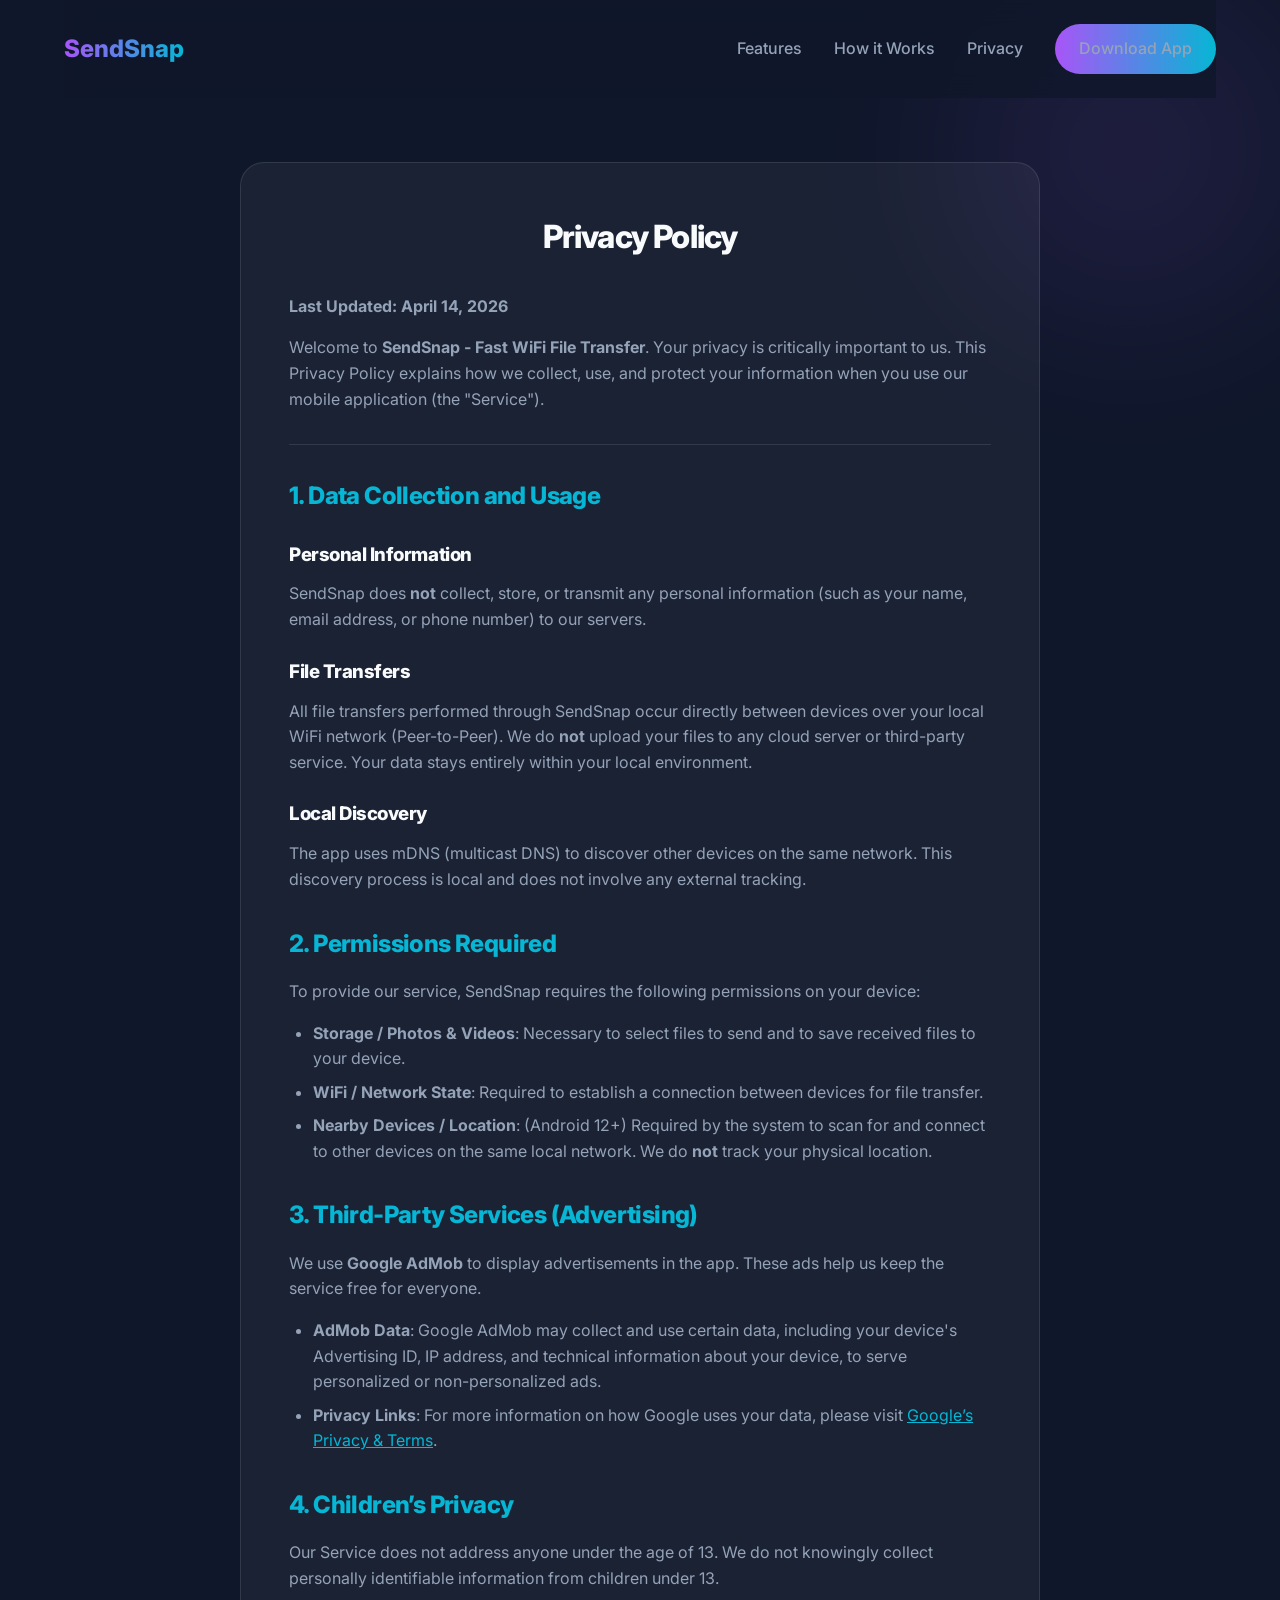
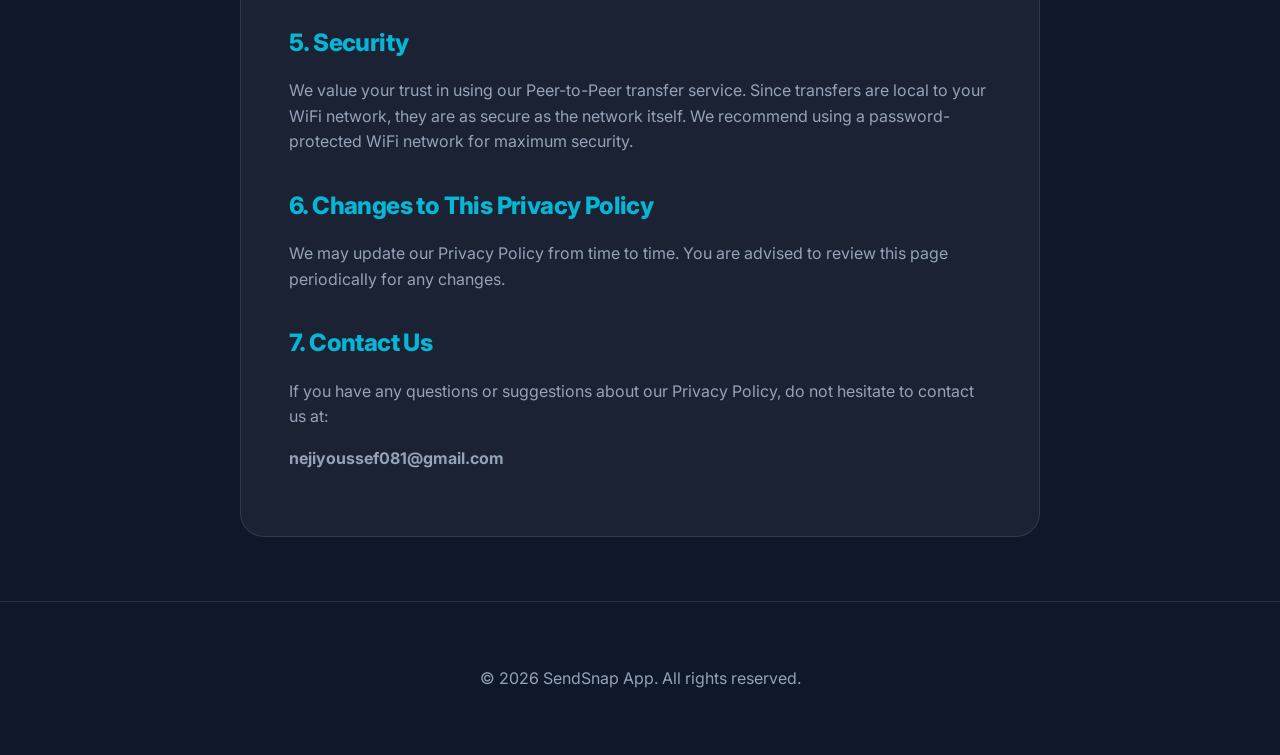
<file: sendsnap_Website/privacy.html>
<!DOCTYPE html>
<html lang="en">
<head>
    <meta charset="UTF-8">
    <meta name="viewport" content="width=device-width, initial-scale=1.0">
    <title>Privacy Policy | SendSnap</title>
    <link rel="stylesheet" href="style.css">
    <link rel="preconnect" href="https://fonts.googleapis.com">
    <link rel="preconnect" href="https://fonts.gstatic.com" crossorigin>
    <link href="https://fonts.googleapis.com/css2?family=Inter:wght@400;500;600;700;800&display=swap" rel="stylesheet">
</head>
<body>
    <div class="blob blob-1"></div>
    
    <header>
        <div class="container">
            <nav>
                <a href="index.html" class="logo">SendSnap</a>
                <div class="nav-links">
                    <a href="index.html#features">Features</a>
                    <a href="index.html#how-it-works">How it Works</a>
                    <a href="privacy.html" class="active">Privacy</a>
                    <a href="index.html" class="btn-primary">Download App</a>
                </div>
            </nav>
        </div>
    </header>

    <main class="container">
        <div class="privacy-content">
            <h1>Privacy Policy</h1>
            <p><strong>Last Updated: April 14, 2026</strong></p>
            <p>Welcome to <strong>SendSnap - Fast WiFi File Transfer</strong>. Your privacy is critically important to us. This Privacy Policy explains how we collect, use, and protect your information when you use our mobile application (the "Service").</p>
            
            <hr style="border: 0; border-top: 1px solid var(--glass-border); margin: 2rem 0;">

            <h2>1. Data Collection and Usage</h2>
            <h3>Personal Information</h3>
            <p>SendSnap does <strong>not</strong> collect, store, or transmit any personal information (such as your name, email address, or phone number) to our servers.</p>

            <h3>File Transfers</h3>
            <p>All file transfers performed through SendSnap occur directly between devices over your local WiFi network (Peer-to-Peer). We do <strong>not</strong> upload your files to any cloud server or third-party service. Your data stays entirely within your local environment.</p>

            <h3>Local Discovery</h3>
            <p>The app uses mDNS (multicast DNS) to discover other devices on the same network. This discovery process is local and does not involve any external tracking.</p>

            <h2>2. Permissions Required</h2>
            <p>To provide our service, SendSnap requires the following permissions on your device:</p>
            <ul>
                <li><strong>Storage / Photos & Videos</strong>: Necessary to select files to send and to save received files to your device.</li>
                <li><strong>WiFi / Network State</strong>: Required to establish a connection between devices for file transfer.</li>
                <li><strong>Nearby Devices / Location</strong>: (Android 12+) Required by the system to scan for and connect to other devices on the same local network. We do <strong>not</strong> track your physical location.</li>
            </ul>

            <h2>3. Third-Party Services (Advertising)</h2>
            <p>We use <strong>Google AdMob</strong> to display advertisements in the app. These ads help us keep the service free for everyone.</p>
            <ul>
                <li><strong>AdMob Data</strong>: Google AdMob may collect and use certain data, including your device's Advertising ID, IP address, and technical information about your device, to serve personalized or non-personalized ads.</li>
                <li><strong>Privacy Links</strong>: For more information on how Google uses your data, please visit <a href="https://policies.google.com/privacy" style="color: var(--accent-secondary)">Google’s Privacy & Terms</a>.</li>
            </ul>

            <h2>4. Children’s Privacy</h2>
            <p>Our Service does not address anyone under the age of 13. We do not knowingly collect personally identifiable information from children under 13.</p>

            <h2>5. Security</h2>
            <p>We value your trust in using our Peer-to-Peer transfer service. Since transfers are local to your WiFi network, they are as secure as the network itself. We recommend using a password-protected WiFi network for maximum security.</p>

            <h2>6. Changes to This Privacy Policy</h2>
            <p>We may update our Privacy Policy from time to time. You are advised to review this page periodically for any changes.</p>

            <h2>7. Contact Us</h2>
            <p>If you have any questions or suggestions about our Privacy Policy, do not hesitate to contact us at:</p>
            <p><strong>nejiyoussef081@gmail.com</strong></p>
        </div>
    </main>

    <footer>
        <div class="container">
            <p>&copy; 2026 SendSnap App. All rights reserved.</p>
        </div>
    </footer>
</body>
</html>
</file>
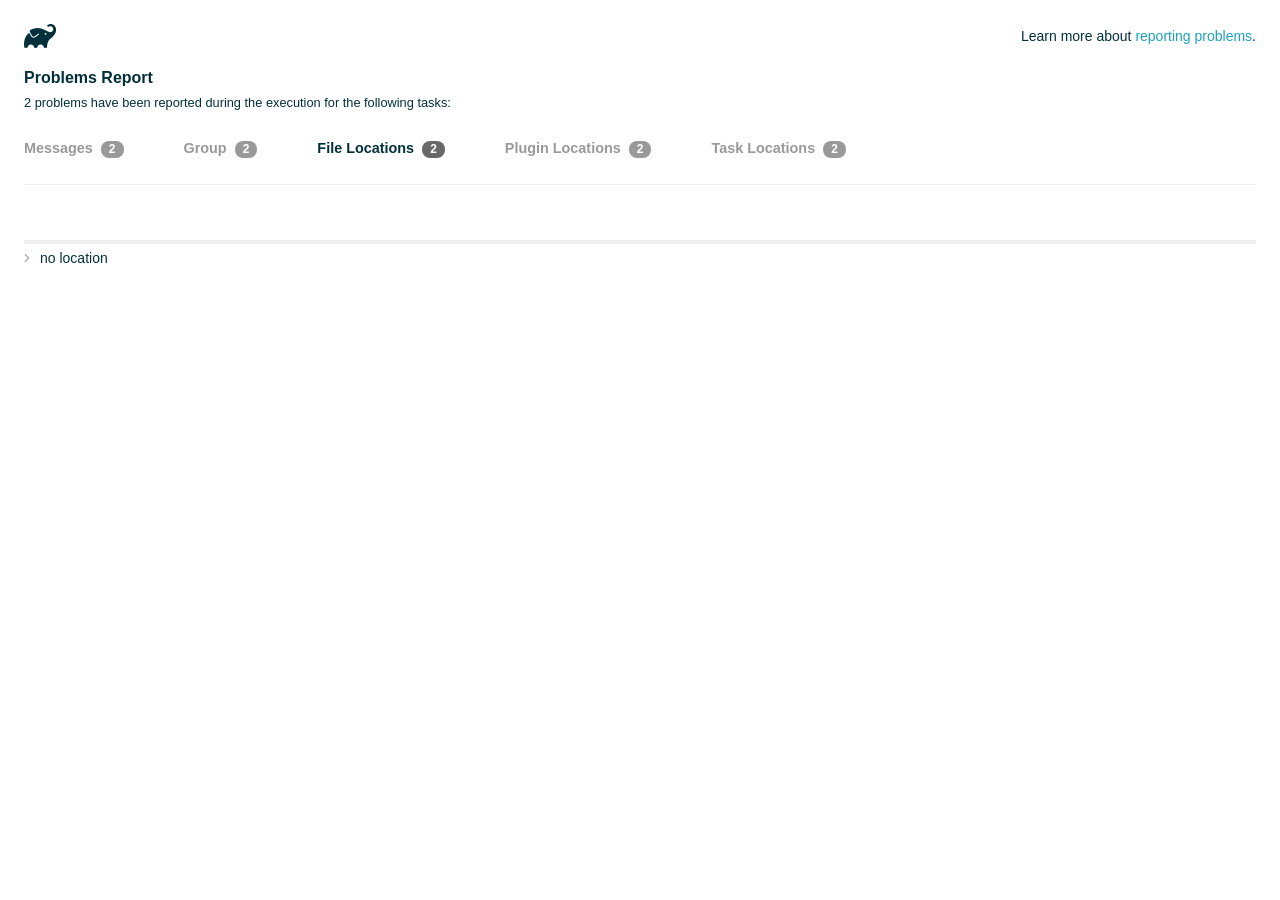
<file: sendsnap/android/build/reports/problems/problems-report.html>
<!DOCTYPE html>

<html lang="en">
<head>
    <!-- Required meta tags -->
    <meta charset="utf-8">
    <meta name="viewport" content="width=device-width, initial-scale=1, shrink-to-fit=no">

                    <style type="text/css">
                /*! normalize.css v7.0.0 | MIT License | github.com/necolas/normalize.css */
html {
    line-height: 1.15;
    -ms-text-size-adjust: 100%;
    -webkit-text-size-adjust: 100%
}

body {
    margin: 0
}

article, aside, footer, header, nav, section {
    display: block
}

h1 {
    font-size: 2em;
    margin: .67em 0
}

figcaption, figure, main {
    display: block
}

figure {
    margin: 1em 40px
}

hr {
    box-sizing: content-box;
    height: 0;
    overflow: visible
}

pre {
    font-family: monospace, monospace;
    font-size: 1em
}

a {
    background-color: transparent;
    -webkit-text-decoration-skip: objects
}

abbr[title] {
    border-bottom: none;
    text-decoration: underline;
    text-decoration: underline dotted
}

b, strong {
    font-weight: inherit
}

b, strong {
    font-weight: bolder
}

code, kbd, samp {
    font-family: monospace, monospace;
    font-size: 1em
}

dfn {
    font-style: italic
}

mark {
    background-color: #ff0;
    color: #000
}

small {
    font-size: 80%
}

sub, sup {
    font-size: 75%;
    line-height: 0;
    position: relative;
    vertical-align: baseline
}

sub {
    bottom: -.25em
}

sup {
    top: -.5em
}

audio, video {
    display: inline-block
}

audio:not([controls]) {
    display: none;
    height: 0
}

img {
    border-style: none
}

svg:not(:root) {
    overflow: hidden
}

button, input, optgroup, select, textarea {
    font-family: sans-serif;
    font-size: 100%;
    line-height: 1.15;
    margin: 0
}

button, input {
    overflow: visible
}

button, select {
    text-transform: none
}

[type=reset], [type=submit], button, html [type=button] {
    -webkit-appearance: button
}

[type=button]::-moz-focus-inner, [type=reset]::-moz-focus-inner, [type=submit]::-moz-focus-inner, button::-moz-focus-inner {
    border-style: none;
    padding: 0
}

[type=button]:-moz-focusring, [type=reset]:-moz-focusring, [type=submit]:-moz-focusring, button:-moz-focusring {
    outline: 1px dotted ButtonText
}

fieldset {
    padding: .35em .75em .625em
}

legend {
    box-sizing: border-box;
    color: inherit;
    display: table;
    max-width: 100%;
    padding: 0;
    white-space: normal
}

progress {
    display: inline-block;
    vertical-align: baseline
}

textarea {
    overflow: auto
}

[type=checkbox], [type=radio] {
    box-sizing: border-box;
    padding: 0
}

[type=number]::-webkit-inner-spin-button, [type=number]::-webkit-outer-spin-button {
    height: auto
}

[type=search] {
    -webkit-appearance: textfield;
    outline-offset: -2px
}

[type=search]::-webkit-search-cancel-button, [type=search]::-webkit-search-decoration {
    -webkit-appearance: none
}

::-webkit-file-upload-button {
    -webkit-appearance: button;
    font: inherit
}

details, menu {
    display: block
}

summary {
    display: list-item
}

canvas {
    display: inline-block
}

template {
    display: none
}

[hidden] {
    display: none
}

/* configuration cache styles */

.report-wrapper {
    margin: 0;
    padding: 0 24px;
}

.gradle-logo {
    width: 32px;
    height: 24px;
    background-image: url("[data-uri]");
    background-size: contain;
}

.header {
    display: flex;
    flex-wrap: wrap;
    position: fixed;
    top: 0;
    left: 0;
    width: 100%;
    padding: 24px 24px 0 24px;
    background-color: white;
    z-index: 1;
}

.learn-more {
    margin-left: auto;
    align-self: center;
    font-size: 0.875rem;
    font-weight: normal;
}

.title {
    display: flex;
    align-items: center;
    padding: 18px 0 24px 0;
    flex: 1 0 100%;
}

.content {
    font-size: 0.875rem;
    padding: 240px 0 48px;
    overflow-x: auto;
    white-space: nowrap;
}

.content ol:first-of-type {
    margin: 0;
}

.tree-btn {
    cursor: pointer;
    display: inline-block;
    width: 16px;
    height: 16px;
    background-size: contain;
    background-repeat: no-repeat;
    vertical-align: middle;
    margin-top: -0.2em;
}

.tree-btn.collapsed {
    background-image: url('data:image/svg+xml;utf8,<svg xmlns="http://www.w3.org/2000/svg" viewBox="0 0 192 512"><path d="M166.9 264.5l-117.8 116c-4.7 4.7-12.3 4.7-17 0l-7.1-7.1c-4.7-4.7-4.7-12.3 0-17L127.3 256 25.1 155.6c-4.7-4.7-4.7-12.3 0-17l7.1-7.1c4.7-4.7 12.3-4.7 17 0l117.8 116c4.6 4.7 4.6 12.3-.1 17z" fill="%23999999" stroke="%23999999"/></svg>');
}

.tree-btn.expanded {
    background-image: url('data:image/svg+xml;utf8,<svg xmlns="http://www.w3.org/2000/svg" viewBox="0 0 256 512"><path d="M119.5 326.9L3.5 209.1c-4.7-4.7-4.7-12.3 0-17l7.1-7.1c4.7-4.7 12.3-4.7 17 0L128 287.3l100.4-102.2c4.7-4.7 12.3-4.7 17 0l7.1 7.1c4.7 4.7 4.7 12.3 0 17L136.5 327c-4.7 4.6-12.3 4.6-17-.1z" fill="%23999999" stroke="%23999999"/></svg>');
}

ul .tree-btn {
    margin-right: 3px;
}

.leaf-icon {
    display: inline-block;
    width: 16px;
    height: 16px;
    background-image: url('data:image/svg+xml;utf8,<svg xmlns="http://www.w3.org/2000/svg" viewBox="0 0 256 512"><path d="M32 256 H224" stroke="%23999999" stroke-width="48" stroke-linecap="round"/></svg>');
    background-size: contain;
    background-repeat: no-repeat;
    vertical-align: middle;
    margin-top: -0.2em;
}

.invisible-text {
    user-select: all; /* Allow the text to be selectable */
    color: transparent; /* Hide the text */
    text-indent: -9999px; /* Move the text out of view */
    position: relative;
    white-space: pre; /* Preserve meaningful whitespace in the invisible text for copying */
}

.text-for-copy {
    display: inline-block;
}

.enum-icon {
    display: inline-block;
    width: 16px;
    height: 16px;
    background-image: url('data:image/svg+xml;utf8,<svg xmlns="http://www.w3.org/2000/svg" viewBox="0 0 1024 1024"><circle cx="512" cy="512" r="200" /></svg>');
    background-size: contain;
    background-repeat: no-repeat;
    vertical-align: middle;
    margin-inline-start: 0.5ex;
    margin-inline-end: 0.5ex;
    margin-top: -0.2em;
}

.error-icon {
    display: inline-block;
    width: 16px;
    height: 16px;
    background-image: url('data:image/svg+xml;utf8,<svg xmlns="http://www.w3.org/2000/svg" viewBox="0 0 320 512"><path d="M193.94 256L296.5 153.44l21.15-21.15c3.12-3.12 3.12-8.19 0-11.31l-22.63-22.63c-3.12-3.12-8.19-3.12-11.31 0L160 222.06 36.29 98.34c-3.12-3.12-8.19-3.12-11.31 0L2.34 120.97c-3.12 3.12-3.12 8.19 0 11.31L126.06 256 2.34 379.71c-3.12 3.12-3.12 8.19 0 11.31l22.63 22.63c3.12 3.12 8.19 3.12 11.31 0L160 289.94 262.56 392.5l21.15 21.15c3.12 3.12 8.19 3.12 11.31 0l22.63-22.63c3.12-3.12 3.12-8.19 0-11.31L193.94 256z" fill="%23FC461E" stroke="%23FC461E"/></svg>');
    background-size: contain;
    background-repeat: no-repeat;
    vertical-align: middle;
    margin-inline-start: 0.5ex;
    margin-inline-end: 0.5ex;
    margin-top: -0.2em;
}

.advice-icon {
    display: inline-block;
    width: 16px;
    height: 16px;
    background-image: url('data:image/svg+xml;utf8,<svg width="800px" height="800px" viewBox="-4.93 0 122.88 122.88" version="1.1" id="Layer_1" xmlns="http://www.w3.org/2000/svg" xmlns:xlink="http://www.w3.org/1999/xlink"  style="enable-background:new 0 0 113.01 122.88" xml:space="preserve"><g><path d="M44.13,102.06c-1.14,0.03-2.14-0.81-2.3-1.96c-0.17-1.2,0.64-2.31,1.82-2.54c-1.3-7.37-4.85-11.43-8.6-15.72 c-2.92-3.34-5.95-6.81-8.34-11.92c-2.35-5.03-3.64-10.23-3.6-15.63c0.05-5.4,1.42-10.96,4.4-16.71c0.02-0.04,0.04-0.07,0.06-0.11 l0,0c3.91-6.62,9.38-11.04,15.47-13.52c5.11-2.09,10.66-2.8,16.1-2.3c5.42,0.5,10.73,2.2,15.37,4.94 c5.9,3.49,10.75,8.67,13.42,15.21c1.44,3.54,2.42,7.49,2.54,11.82c0.12,4.31-0.62,8.96-2.61,13.88 c-2.66,6.59-6.18,10.68-9.47,14.51c-3.03,3.53-5.85,6.81-7.42,11.84c0.89,0.21,1.59,0.94,1.73,1.9c0.17,1.24-0.7,2.39-1.94,2.56 l-0.77,0.11c-0.14,1.09-0.23,2.26-0.27,3.51l0.25-0.04c1.24-0.17,2.39,0.7,2.56,1.94c0.17,1.24-0.7,2.39-1.94,2.56l-0.78,0.11 c0.01,0.15,0.02,0.3,0.03,0.45l0,0c0.07,0.88,0.08,1.73,0.03,2.54l0.13-0.02c1.25-0.15,2.38,0.74,2.54,1.98 c0.15,1.25-0.74,2.38-1.98,2.54l-1.68,0.21c-1.2,3.11-3.34,5.48-5.87,6.94c-1.74,1.01-3.67,1.59-5.61,1.71 c-1.97,0.12-3.96-0.25-5.78-1.13c-2.08-1.02-3.94-2.71-5.29-5.14c-0.65-0.33-1.13-0.97-1.23-1.75c-0.04-0.31-0.01-0.61,0.07-0.89 c-0.39-1.16-0.68-2.43-0.87-3.83l-0.07,0.01c-1.24,0.17-2.39-0.7-2.56-1.94c-0.17-1.24,0.7-2.39,1.94-2.56l0.54-0.08 C44.19,104.32,44.18,103.16,44.13,102.06L44.13,102.06z M2.18,58.86C1.01,58.89,0.04,57.98,0,56.81c-0.04-1.17,0.88-2.14,2.05-2.18 l8.7-0.3c1.17-0.04,2.14,0.88,2.18,2.05c0.04,1.17-0.88,2.14-2.05,2.18L2.18,58.86L2.18,58.86z M110.68,50.25 c1.16-0.12,2.2,0.73,2.32,1.89c0.12,1.16-0.73,2.2-1.89,2.32l-8.66,0.91c-1.16,0.12-2.2-0.73-2.32-1.89 c-0.12-1.16,0.73-2.2,1.89-2.32L110.68,50.25L110.68,50.25z M94.91,14.78c0.65-0.97,1.96-1.23,2.93-0.58 c0.97,0.65,1.23,1.96,0.58,2.93l-4.84,7.24c-0.65,0.97-1.96,1.23-2.93,0.58c-0.97-0.65-1.23-1.96-0.58-2.93L94.91,14.78 L94.91,14.78z M57.63,2.06c0.03-1.17,1-2.09,2.16-2.06c1.17,0.03,2.09,1,2.06,2.16l-0.22,8.7c-0.03,1.17-1,2.09-2.16,2.06 c-1.17-0.03-2.09-1-2.06-2.16L57.63,2.06L57.63,2.06z M13.88,15.53c-0.86-0.8-0.9-2.14-0.11-2.99c0.8-0.86,2.14-0.9,2.99-0.11 l6.37,5.94c0.86,0.8,0.9,2.14,0.11,2.99c-0.8,0.86-2.14,0.9-2.99,0.11L13.88,15.53L13.88,15.53z M47.88,96.95l18.49-2.63 c1.59-6.7,5.05-10.73,8.8-15.08c3.08-3.58,6.36-7.4,8.76-13.34c1.76-4.35,2.41-8.43,2.31-12.19c-0.1-3.75-0.96-7.21-2.24-10.34 c-2.3-5.63-6.51-10.11-11.65-13.15c-4.11-2.43-8.8-3.94-13.59-4.37c-4.77-0.44-9.64,0.19-14.13,2.02 c-5.26,2.15-9.99,5.97-13.39,11.72c-2.64,5.12-3.86,10.02-3.9,14.73c-0.04,4.74,1.11,9.33,3.2,13.8c2.13,4.56,4.97,7.8,7.69,10.92 C42.47,83.9,46.48,88.49,47.88,96.95L47.88,96.95z M65.62,99.02l-17.27,2.45c0.05,1.1,0.07,2.25,0.05,3.47l17.05-2.42 C65.47,101.29,65.52,100.12,65.62,99.02L65.62,99.02z M48.49,109.52c0.12,0.92,0.3,1.76,0.53,2.54l16.55-2.04 c0.11-0.86,0.13-1.77,0.05-2.74l0,0l0-0.02l-0.01-0.17L48.49,109.52L48.49,109.52z M51.37,116.36c0.64,0.67,1.35,1.19,2.1,1.55 c1.15,0.56,2.42,0.79,3.67,0.72c1.29-0.08,2.57-0.47,3.74-1.15c1.1-0.64,2.09-1.53,2.88-2.65L51.37,116.36L51.37,116.36z"/></g></svg>');
    background-size: contain;
    background-repeat: no-repeat;
    vertical-align: middle;
    margin-inline-start: 0.5ex;
    margin-inline-end: 0.5ex;
    margin-top: -0.2em;
}

.warning-icon {
    display: inline-block;
    width: 13px;
    height: 13px;
    background-image: url('data:image/svg+xml;utf8,<svg xmlns="http://www.w3.org/2000/svg" viewBox="0 0 576 512"><path d="M270.2 160h35.5c3.4 0 6.1 2.8 6 6.2l-7.5 196c-.1 3.2-2.8 5.8-6 5.8h-20.5c-3.2 0-5.9-2.5-6-5.8l-7.5-196c-.1-3.4 2.6-6.2 6-6.2zM288 388c-15.5 0-28 12.5-28 28s12.5 28 28 28 28-12.5 28-28-12.5-28-28-28zm281.5 52L329.6 24c-18.4-32-64.7-32-83.2 0L6.5 440c-18.4 31.9 4.6 72 41.6 72H528c36.8 0 60-40 41.5-72zM528 480H48c-12.3 0-20-13.3-13.9-24l240-416c6.1-10.6 21.6-10.7 27.7 0l240 416c6.2 10.6-1.5 24-13.8 24z" fill="%23DEAD22" stroke="%23DEAD22"/></svg>');
    background-size: contain;
    background-repeat: no-repeat;
    vertical-align: middle;
    margin-inline-start: 0.3ex;
    margin-inline-end: 1.1ex;
    margin-top: -0.1em;
}

.documentation-button {
    cursor: pointer;
    display: inline-block;
    width: 13px;
    height: 13px;
    background-image: url('data:image/svg+xml;utf8,<svg xmlns="http://www.w3.org/2000/svg" viewBox="0 0 512 512"><path d="M256 340c-15.464 0-28 12.536-28 28s12.536 28 28 28 28-12.536 28-28-12.536-28-28-28zm7.67-24h-16c-6.627 0-12-5.373-12-12v-.381c0-70.343 77.44-63.619 77.44-107.408 0-20.016-17.761-40.211-57.44-40.211-29.144 0-44.265 9.649-59.211 28.692-3.908 4.98-11.054 5.995-16.248 2.376l-13.134-9.15c-5.625-3.919-6.86-11.771-2.645-17.177C185.658 133.514 210.842 116 255.67 116c52.32 0 97.44 29.751 97.44 80.211 0 67.414-77.44 63.849-77.44 107.408V304c0 6.627-5.373 12-12 12zM256 40c118.621 0 216 96.075 216 216 0 119.291-96.61 216-216 216-119.244 0-216-96.562-216-216 0-119.203 96.602-216 216-216m0-32C119.043 8 8 119.083 8 256c0 136.997 111.043 248 248 248s248-111.003 248-248C504 119.083 392.957 8 256 8z" fill="%23999999" stroke="%23999999"/></svg>');
    background-size: contain;
    background-repeat: no-repeat;
    vertical-align: middle;
    margin-inline-start: 0.5ex;
    margin-inline-end: 0.5ex;
    margin-top: -0.2em;
}

.documentation-button::selection {
    color: transparent;
}

.documentation-button:hover {
    color: transparent;
}

.copy-button {
    cursor: pointer;
    display: inline-block;
    width: 12px;
    height: 12px;
    background-image: url('data:image/svg+xml;utf8,<svg xmlns="http://www.w3.org/2000/svg" viewBox="0 0 448 512"><path d="M433.941 193.941l-51.882-51.882A48 48 0 0 0 348.118 128H320V80c0-26.51-21.49-48-48-48h-66.752C198.643 13.377 180.858 0 160 0s-38.643 13.377-45.248 32H48C21.49 32 0 53.49 0 80v288c0 26.51 21.49 48 48 48h80v48c0 26.51 21.49 48 48 48h224c26.51 0 48-21.49 48-48V227.882a48 48 0 0 0-14.059-33.941zm-22.627 22.627a15.888 15.888 0 0 1 4.195 7.432H352v-63.509a15.88 15.88 0 0 1 7.431 4.195l51.883 51.882zM160 30c9.941 0 18 8.059 18 18s-8.059 18-18 18-18-8.059-18-18 8.059-18 18-18zM48 384c-8.822 0-16-7.178-16-16V80c0-8.822 7.178-16 16-16h66.752c6.605 18.623 24.389 32 45.248 32s38.643-13.377 45.248-32H272c8.822 0 16 7.178 16 16v48H176c-26.51 0-48 21.49-48 48v208H48zm352 96H176c-8.822 0-16-7.178-16-16V176c0-8.822 7.178-16 16-16h144v72c0 13.2 10.8 24 24 24h72v208c0 8.822-7.178 16-16 16z" fill="%23999999" stroke="%23999999"/></svg>');
    background-size: contain;
    background-repeat: no-repeat;
    vertical-align: middle;
    margin-inline-start: 0.5ex;
    margin-top: -0.2em;
}

.groups{
    display: flex;
    border-bottom: 1px solid #EDEEEF;
    flex: 1 0 100%;
}

.uncategorized {
    display: flex;
    border-top: 4px solid #EDEEEF;
    flex: 1 0 100%;
}

.group-selector {
    padding: 0 52px 24px 0;
    font-size: 0.9rem;
    font-weight: bold;
    color: #999999;
    cursor: pointer;
}

.group-selector__count {
    margin: 0 8px;
    border-radius: 8px;
    background-color: #999;
    color: #fff;
    padding: 1px 8px 2px;
    font-size: 0.75rem;
}

.group-selector--active {
    color: #02303A;
    cursor: auto;
}

.group-selector--active .group-selector__count {
    background-color: #686868;
}

.group-selector--disabled {
    cursor: not-allowed;
}

.accordion-header {
    cursor: pointer;
}

.container {
    padding-left: 0.5em;
    padding-right: 0.5em;
}

.stacktrace {
    border-radius: 4px;
    overflow-x: auto;
    padding: 0.5rem;
    margin-bottom: 0;
    min-width: 1000px;
}

/* Lato (bold, regular) */
@font-face {
    font-display: swap;
    font-family: Lato;
    font-weight: 500;
    font-style: normal;
    src: url("https://assets.gradle.com/lato/fonts/lato-semibold/lato-semibold.woff2") format("woff2"),
    url("https://assets.gradle.com/lato/fonts/lato-semibold/lato-semibold.woff") format("woff");
}

@font-face {
    font-display: swap;
    font-family: Lato;
    font-weight: bold;
    font-style: normal;
    src: url("https://assets.gradle.com/lato/fonts/lato-bold/lato-bold.woff2") format("woff2"),
    url("https://assets.gradle.com/lato/fonts/lato-bold/lato-bold.woff") format("woff");
}

* {
    -webkit-box-sizing: border-box;
    -moz-box-sizing: border-box;
    box-sizing: border-box;
}

html,
body {
    margin: 0;
    padding: 0;
}

html {
    font-family: "Lato", "Helvetica Neue", Arial, sans-serif;
    font-size: 16px;
    font-weight: 400;
    line-height: 1.5;
}

body {
    color: #02303A;
    background-color: #ffffff;
    -webkit-text-size-adjust: 100%;
    -ms-text-size-adjust: 100%;
    -webkit-font-smoothing: antialiased;
}


/* typography */
h1, h2, h3, h4, h5, h6 {
    color: #02303A;
    text-rendering: optimizeLegibility;
    margin: 0;
}

h1 {
    font-size: 1rem;
}

h2 {
    font-size: 0.9rem;
}

h3 {
    font-size: 1.125rem;
}

h4, h5, h6 {
    font-size: 0.875rem;
}

h1 code {
    font-weight: bold;
}

ul, ol, dl {
    list-style-position: outside;
    line-height: 1.6;
    padding: 0;
    margin: 0 0 0 20px;
    list-style-type: none;
}

li {
    line-height: 2;
}

a {
    color: #1DA2BD;
    text-decoration: none;
    transition: all 0.3s ease, visibility 0s;
}

a:hover {
    color: #35c1e4;
}

/* code */
code, pre {
    font-family: Inconsolata, Monaco, "Courier New", monospace;
    font-style: normal;
    font-variant-ligatures: normal;
    font-variant-caps: normal;
    font-variant-numeric: normal;
    font-variant-east-asian: normal;
    font-weight: normal;
    font-stretch: normal;
    color: #686868;
}

*:not(pre) > code {
    letter-spacing: 0;
    padding: 0.1em 0.5ex;
    text-rendering: optimizeSpeed;
    word-spacing: -0.15em;
    word-wrap: break-word;
}

pre {
    font-size: 0.75rem;
    line-height: 1.8;
    margin-top: 0;
    margin-bottom: 1.5em;
    padding: 1rem;
}

pre code {
    background-color: transparent;
    color: inherit;
    line-height: 1.8;
    font-size: 100%;
    padding: 0;
}

a code {
    color: #1BA8CB;
}

pre.code, pre.programlisting, pre.screen, pre.tt {
    background-color: #f7f7f8;
    border-radius: 4px;
    font-size: 1em;
    line-height: 1.45;
    margin-bottom: 1.25em;
    overflow-x: auto;
    padding: 1rem;
}

li em, p em {
    padding: 0 1px;
}

code em, tt em {
    text-decoration: none;
}

code + .copy-button {
    margin-inline-start: 0.2ex;
}

.java-exception {
    font-size: 0.75rem;
    padding-left: 24px;
}

.java-exception ul {
    margin: 0;
    line-height: inherit;
}

.java-exception code {
    white-space: pre;
}

.java-exception-part-toggle {
    user-select: none;
    cursor: pointer;
    border-radius: 2px;
    padding: 0.1em 0.2em;
    background: azure;
    color: #686868;
}

                </style>
    <!-- Inconsolata is used as a default monospace font in the report. -->
    <link rel="stylesheet" href="https://fonts.googleapis.com/css?family=Inconsolata:400,700" />

    <title>Gradle Configuration Cache</title>
</head>
<body>

<div id="playground"></div>

<div class="report" id="report">
    Loading...
</div>

<script type="text/javascript">
function configurationCacheProblems() { return (
// begin-report-data
{"diagnostics":[{"locations":[{}],"problem":[{"text":"Executing Gradle on JVM versions 16 and lower has been deprecated."}],"severity":"WARNING","problemDetails":[{"text":"This will fail with an error in Gradle 9.0."}],"contextualLabel":"Executing Gradle on JVM versions 16 and lower has been deprecated.","documentationLink":"https://docs.gradle.org/8.14/userguide/upgrading_version_8.html#minimum_daemon_jvm_version","problemId":[{"name":"deprecation","displayName":"Deprecation"},{"name":"executing-gradle-on-jvm-versions-and-lower","displayName":"Executing Gradle on JVM versions 16 and lower has been deprecated."}],"solutions":[[{"text":"Use JVM 17 or greater to execute Gradle. Projects can continue to use older JVM versions via toolchains."}]]},{"problem":[{"text":"No variants exist that would match the request"}],"severity":"ERROR","contextualLabel":"Dependency requires at least JVM runtime version 11. This build uses a Java 8 JVM.","documentationLink":"https://docs.gradle.org/8.14/userguide/variant_model.html#sec:variant-select-errors","problemId":[{"name":"dependency-variant-resolution","displayName":"Variant resolution"},{"name":"no-compatible-variants","displayName":"No variants exist that would match the request"}]}],"problemsReport":{"totalProblemCount":2,"requestedTasks":"","documentationLink":"https://docs.gradle.org/8.14/userguide/reporting_problems.html","documentationLinkCaption":"Problem report","summaries":[]}}
// end-report-data
);}
</script>
                <script type="text/javascript">
                !function(n,t){"object"==typeof exports&&"object"==typeof module?module.exports=t():"function"==typeof define&&define.amd?define([],t):"object"==typeof exports?exports["configuration-cache-report"]=t():n["configuration-cache-report"]=t()}(this,(()=>(({70:function(){void 0===ArrayBuffer.isView&&(ArrayBuffer.isView=function(n){return null!=n&&null!=n.__proto__&&n.__proto__.__proto__===Int8Array.prototype.__proto__}),void 0===Math.imul&&(Math.imul=function(n,t){return(4294901760&n)*(65535&t)+(65535&n)*(0|t)|0}),this["configuration-cache-report"]=function(n){"use strict";var t,r,i,e,u,o,f,s,c,a,h,l,_,v,d,g,w,b,p,m,k,q,y,B,C,x,j,P,I,S,z,T,E,L,N,A,M,F,D,O,R,H,$,G,U,V,Q,Z,Y,W,K,X,J,nn,tn,rn,en,un,on,fn,sn,cn,an,hn,ln,_n,vn,dn,gn,wn,bn,pn,mn,kn,qn,yn,Bn,Cn,xn,jn,Pn,In,Sn,zn,Tn,En,Ln,Nn,An,Mn=Math.imul,Fn=ArrayBuffer.isView;function Dn(n,t){if(!(t>=0))throw _u(ce("Requested element count "+t+" is less than zero."));return function(n,t){if(!(t>=0))throw _u(ce("Requested element count "+t+" is less than zero."));if(0===t)return Ct();if(t>=n.length)return function(n){switch(n.length){case 0:return Ct();case 1:return qr(n[0]);default:return function(n){return Hr(function(n){return new It(n,!1)}(n))}(n)}}(n);if(1===t)return qr(n[0]);var r=0,i=Rr(),e=0,u=n.length;n:for(;e<u;){var o=n[e];if(e=e+1|0,i.d(o),(r=r+1|0)===t)break n}return i}(n,rt(n.length-t|0,0))}function On(n,t,r,i,e,u,o){return t=t===A?", ":t,r=r===A?"":r,i=i===A?"":i,e=e===A?-1:e,u=u===A?"...":u,o=o===A?null:o,function(n,t,r,i,e,u,o,f){r=r===A?", ":r,i=i===A?"":i,e=e===A?"":e,u=u===A?-1:u,o=o===A?"...":o,f=f===A?null:f,t.e(i);var s=0,c=0,a=n.length;n:for(;c<a;){var h=n[c];if(c=c+1|0,(s=s+1|0)>1&&t.e(r),!(u<0||s<=u))break n;Jt(t,h,f)}return u>=0&&s>u&&t.e(o),t.e(e),t}(n,Bi(),t,r,i,e,u,o).toString()}function Rn(n){return n.length-1|0}function Hn(n,t){if(null==t){var r=0,i=n.length-1|0;if(r<=i)do{var e=r;if(r=r+1|0,null==n[e])return e}while(r<=i)}else{var u=0,o=n.length-1|0;if(u<=o)do{var f=u;if(u=u+1|0,le(t,n[f]))return f}while(u<=o)}return-1}function $n(n,t,r,i,e,u,o){return t=t===A?", ":t,r=r===A?"":r,i=i===A?"":i,e=e===A?-1:e,u=u===A?"...":u,o=o===A?null:o,Gn(n,Bi(),t,r,i,e,u,o).toString()}function Gn(n,t,r,i,e,u,o,f){r=r===A?", ":r,i=i===A?"":i,e=e===A?"":e,u=u===A?-1:u,o=o===A?"...":o,f=f===A?null:f,t.e(i);var s=0,c=n.f();n:for(;c.g();){var a=c.h();if((s=s+1|0)>1&&t.e(r),!(u<0||s<=u))break n;Jt(t,a,f)}return u>=0&&s>u&&t.e(o),t.e(e),t}function Un(n){if(n.i())throw xu("List is empty.");return n.j(0)}function Vn(n){return new tt(n)}function Qn(n){if(Ke(n,Di)){var t;switch(n.k()){case 0:t=Ct();break;case 1:t=qr(Ke(n,Fi)?n.j(0):n.f().h());break;default:t=Zn(n)}return t}return xt(Xn(n))}function Zn(n){return Hr(n)}function Yn(n){if(Ke(n,Di)&&n.k()<=1)return Qn(n);var t=Xn(n);return function(n){var t=(n.k()/2|0)-1|0;if(t<0)return br();var r=jt(n),i=0;if(i<=t)do{var e=i;i=i+1|0;var u=n.j(e);n.f4(e,n.j(r)),n.f4(r,u),r=r-1|0}while(e!==t)}(t),t}function Wn(n,t){if(!(t>=0))throw _u(ce("Requested element count "+t+" is less than zero."));return function(n,t){if(!(t>=0))throw _u(ce("Requested element count "+t+" is less than zero."));if(0===t)return Ct();if(Ke(n,Di)){if(t>=n.k())return Qn(n);if(1===t)return qr(function(n){if(Ke(n,Fi))return Un(n);var t=n.f();if(!t.g())throw xu("Collection is empty.");return t.h()}(n))}var r=0,i=Rr(),e=n.f();n:for(;e.g();){var u=e.h();if(i.d(u),(r=r+1|0)===t)break n}return xt(i)}(n,rt(n.k()-t|0,0))}function Kn(n,t){if(!(t>=0))throw _u(ce("Requested element count "+t+" is less than zero."));if(0===t)return Ct();var r=n.k();if(t>=r)return Qn(n);if(1===t)return qr(Jn(n));var i=Rr();if(Ke(n,bi)){var e=r-t|0;if(e<r)do{var u=e;e=e+1|0,i.d(n.j(u))}while(e<r)}else for(var o=n.l(r-t|0);o.g();){var f=o.h();i.d(f)}return i}function Xn(n){return Ke(n,Di)?Zn(n):nt(n,Or())}function Jn(n){if(n.i())throw xu("List is empty.");return n.j(jt(n))}function nt(n,t){for(var r=n.f();r.g();){var i=r.h();t.d(i)}return t}function tt(n){this.n_1=n}function rt(n,t){return n<t?t:n}function it(n,t){return n>t?t:n}function et(n,t){return Kt().q(n,t,-1)}function ut(n,t){return new Ft(n,t)}function ot(n){var t=n.f();if(!t.g())return Ct();var r=t.h();if(!t.g())return qr(r);var i=Or();for(i.d(r);t.g();)i.d(t.h());return i}function ft(n){this.r_1=n}function st(n,t){this.s_1=n,this.t_1=t}function ct(){}function at(n){this.x_1=n,this.w_1=0}function ht(n,t){this.a1_1=n,at.call(this,n),_t().b1(t,this.a1_1.k()),this.w_1=t}function lt(){t=this}function _t(){return null==t&&new lt,t}function vt(){_t(),ct.call(this)}function dt(n){this.h1_1=n}function gt(n,t){return t===n?"(this Map)":Vi(t)}function wt(n,t){var r;n:{for(var i=n.o().f();i.g();){var e=i.h();if(le(e.j1(),t)){r=e;break n}}r=null}return r}function bt(){r=this}function pt(){return null==r&&new bt,r}function mt(n){this.q1_1=n,ct.call(this)}function kt(){pt(),this.n1_1=null,this.o1_1=null}function qt(){i=this}function yt(){return null==i&&new qt,i}function Bt(n){return n.length>0?ou(n):Ct()}function Ct(){return null==e&&new Pt,e}function xt(n){switch(n.k()){case 0:return Ct();case 1:return qr(n.j(0));default:return n}}function jt(n){return n.k()-1|0}function Pt(){e=this,this.z1_1=new ke(-1478467534,-1720727600)}function It(n,t){this.b2_1=n,this.c2_1=t}function St(){u=this}function zt(){return null==u&&new St,u}function Tt(n,t){return Ke(n,Di)?n.k():t}function Et(n,t){if(Ke(t,Di))return n.m(t);for(var r=!1,i=t.f();i.g();){var e=i.h();n.d(e)&&(r=!0)}return r}function Lt(){}function Nt(n,t){this.h2_1=n,this.g2_1=n.i2_1.l(function(n,t){if(!(0<=t&&t<=n.k()))throw du("Position index "+t+" must be in range ["+Ve(0,n.k())+"].");return n.k()-t|0}(n,t))}function At(n){vt.call(this),this.i2_1=n}function Mt(n){this.k2_1=n,this.j2_1=n.l2_1.f()}function Ft(n,t){this.l2_1=n,this.m2_1=t}function Dt(n){for(;n.n2_1.g();){var t=n.n2_1.h();if(n.q2_1.t2_1(t)===n.q2_1.s2_1)return n.p2_1=t,n.o2_1=1,br()}n.o2_1=0}function Ot(n){this.q2_1=n,this.n2_1=n.r2_1.f(),this.o2_1=-1,this.p2_1=null}function Rt(n,t,r){t=t===A||t,this.r2_1=n,this.s2_1=t,this.t2_1=r}function Ht(){return null==o&&new $t,o}function $t(){o=this,this.u2_1=new ke(1993859828,793161749)}function Gt(n,t,r){return Ut(Ut(n,r)-Ut(t,r)|0,r)}function Ut(n,t){var r=n%t|0;return r>=0?r:r+t|0}function Vt(){f=this,this.p_1=new Zt(1,0)}function Qt(){return null==f&&new Vt,f}function Zt(n,t){Qt(),Xt.call(this,n,t,1)}function Yt(n,t,r){Lt.call(this),this.d3_1=r,this.e3_1=t,this.f3_1=this.d3_1>0?n<=t:n>=t,this.g3_1=this.f3_1?n:this.e3_1}function Wt(){s=this}function Kt(){return null==s&&new Wt,s}function Xt(n,t,r){if(Kt(),0===r)throw _u("Step must be non-zero.");if(r===mr().MIN_VALUE)throw _u("Step must be greater than Int.MIN_VALUE to avoid overflow on negation.");this.z2_1=n,this.a3_1=function(n,t,r){var i;if(r>0)i=n>=t?t:t-Gt(t,n,r)|0;else{if(!(r<0))throw _u("Step is zero.");i=n<=t?t:t+Gt(n,t,0|-r)|0}return i}(n,t,r),this.b3_1=r}function Jt(n,t,r){null!=r?n.e(r(t)):null==t||nu(t)?n.e(t):t instanceof Mi?n.i3(t.h3_1):n.e(Vi(t))}function nr(n,t,r){if(n===t)return!0;if(!(r=r!==A&&r))return!1;var i=xi(n),e=xi(t);return i===e||le(new Mi(ne(Li(i).toLowerCase(),0)),new Mi(ne(Li(e).toLowerCase(),0)))}function tr(n){return re(n)-1|0}function rr(n,t,r,i){return r=r===A?0:r,(i=i!==A&&i)||"string"!=typeof n?ir(n,t,r,re(n),i):n.indexOf(t,r)}function ir(n,t,r,i,e,u){var o=(u=u!==A&&u)?et(it(r,tr(n)),rt(i,0)):Ve(rt(r,0),it(i,re(n)));if("string"==typeof n&&"string"==typeof t){var f=o.z2_1,s=o.a3_1,c=o.b3_1;if(c>0&&f<=s||c<0&&s<=f)do{var a=f;if(f=f+c|0,Ti(t,0,n,a,re(t),e))return a}while(a!==s)}else{var h=o.z2_1,l=o.a3_1,_=o.b3_1;if(_>0&&h<=l||_<0&&l<=h)do{var v=h;if(h=h+_|0,fr(t,0,n,v,re(t),e))return v}while(v!==l)}return-1}function er(n){var t=0,r=re(n)-1|0,i=!1;n:for(;t<=r;){var e=ji(ne(n,i?r:t));if(i){if(!e)break n;r=r-1|0}else e?t=t+1|0:i=!0}return ie(n,t,r+1|0)}function ur(n,t){return ce(ie(n,t.y2(),t.c3()+1|0))}function or(n,t,r,i,e){r=r===A?0:r,i=i!==A&&i,sr(e=e===A?0:e);var u,o,f=ou(t);return new hr(n,r,e,(u=f,o=i,function(n,t){var r=function(n,t,r,i){if(!i&&1===t.k()){var e=function(n){if(Ke(n,Fi))return function(n){var t;switch(n.k()){case 0:throw xu("List is empty.");case 1:t=n.j(0);break;default:throw _u("List has more than one element.")}return t}(n);var t=n.f();if(!t.g())throw xu("Collection is empty.");var r=t.h();if(t.g())throw _u("Collection has more than one element.");return r}(t),u=rr(n,e,r);return u<0?null:_r(u,e)}var o=Ve(rt(r,0),re(n));if("string"==typeof n){var f=o.z2_1,s=o.a3_1,c=o.b3_1;if(c>0&&f<=s||c<0&&s<=f)do{var a,h=f;f=f+c|0;n:{for(var l=t.f();l.g();){var _=l.h();if(Ti(_,0,n,h,_.length,i)){a=_;break n}}a=null}if(null!=a)return _r(h,a)}while(h!==s)}else{var v=o.z2_1,d=o.a3_1,g=o.b3_1;if(g>0&&v<=d||g<0&&d<=v)do{var w,b=v;v=v+g|0;n:{for(var p=t.f();p.g();){var m=p.h();if(fr(m,0,n,b,m.length,i)){w=m;break n}}w=null}if(null!=w)return _r(b,w)}while(b!==d)}return null}(n,u,t,o);return null==r?null:_r(r.t3_1,r.u3_1.length)}))}function fr(n,t,r,i,e,u){if(i<0||t<0||t>(re(n)-e|0)||i>(re(r)-e|0))return!1;var o=0;if(o<e)do{var f=o;if(o=o+1|0,!nr(ne(n,t+f|0),ne(r,i+f|0),u))return!1}while(o<e);return!0}function sr(n){if(!(n>=0))throw _u(ce("Limit must be non-negative, but was "+n))}function cr(n){if(n.l3_1<0)n.j3_1=0,n.m3_1=null;else{var t;if(n.o3_1.r3_1>0?(n.n3_1=n.n3_1+1|0,t=n.n3_1>=n.o3_1.r3_1):t=!1,t||n.l3_1>re(n.o3_1.p3_1))n.m3_1=Ve(n.k3_1,tr(n.o3_1.p3_1)),n.l3_1=-1;else{var r=n.o3_1.s3_1(n.o3_1.p3_1,n.l3_1);if(null==r)n.m3_1=Ve(n.k3_1,tr(n.o3_1.p3_1)),n.l3_1=-1;else{var i=r.v3(),e=r.w3();n.m3_1=function(n,t){return t<=mr().MIN_VALUE?Qt().p_1:Ve(n,t-1|0)}(n.k3_1,i),n.k3_1=i+e|0,n.l3_1=n.k3_1+(0===e?1:0)|0}}n.j3_1=1}}function ar(n){this.o3_1=n,this.j3_1=-1,this.k3_1=function(n,t,r){if(0>r)throw _u("Cannot coerce value to an empty range: maximum "+r+" is less than minimum 0.");return n<0?0:n>r?r:n}(n.q3_1,0,re(n.p3_1)),this.l3_1=this.k3_1,this.m3_1=null,this.n3_1=0}function hr(n,t,r,i){this.p3_1=n,this.q3_1=t,this.r3_1=r,this.s3_1=i}function lr(n,t){this.t3_1=n,this.u3_1=t}function _r(n,t){return new lr(n,t)}function vr(){}function dr(){}function gr(){}function wr(){c=this}function br(){return null==c&&new wr,c}function pr(){a=this,this.MIN_VALUE=-2147483648,this.MAX_VALUE=2147483647,this.SIZE_BYTES=4,this.SIZE_BITS=32}function mr(){return null==a&&new pr,a}function kr(n){for(var t=[],r=n.f();r.g();)t.push(r.h());return t}function qr(n){return 0===(t=[n]).length?Or():Hr(new It(t,!0));var t}function yr(n){return n<0&&function(){throw Pu("Index overflow has happened.")}(),n}function Br(n){return void 0!==n.toArray?n.toArray():kr(n)}function Cr(n){return function(n,t){for(var r=0,i=n.length;r<i;){var e=n[r];r=r+1|0,t.d(e)}return t}(t=[n],(r=t.length,i=de(ve(ni)),function(n,t,r){Mr.call(r),ni.call(r),r.y5_1=function(n){return Kr(n,0,de(ve(Xr)))}(n)}(r,0,i),i));var t,r,i}function xr(){ct.call(this)}function jr(n){this.j4_1=n,this.h4_1=0,this.i4_1=-1}function Pr(n,t){this.n4_1=n,jr.call(this,n),_t().b1(t,this.n4_1.k()),this.h4_1=t}function Ir(){xr.call(this),this.o4_1=0}function Sr(n){this.r4_1=n}function zr(n){this.s4_1=n}function Tr(n,t){this.t4_1=n,this.u4_1=t}function Er(){Mr.call(this)}function Lr(n){this.x4_1=n,Mr.call(this)}function Nr(n){this.e5_1=n,xr.call(this)}function Ar(){kt.call(this),this.c5_1=null,this.d5_1=null}function Mr(){xr.call(this)}function Fr(){h=this;var n=Rr();n.c_1=!0,this.i5_1=n}function Dr(){return null==h&&new Fr,h}function Or(){return n=de(ve(Gr)),t=[],Gr.call(n,t),n;var n,t}function Rr(n){return t=de(ve(Gr)),r=[],Gr.call(t,r),t;var t,r}function Hr(n){return function(n,t){var r;return r=Br(n),Gr.call(t,r),t}(n,de(ve(Gr)))}function $r(n,t){return _t().e1(t,n.k()),t}function Gr(n){Dr(),Ir.call(this),this.b_1=n,this.c_1=!1}function Ur(n,t,r,i,e){if(r===i)return n;var u=(r+i|0)/2|0,o=Ur(n,t,r,u,e),f=Ur(n,t,u+1|0,i,e),s=o===t?n:t,c=r,a=u+1|0,h=r;if(h<=i)do{var l=h;if(h=h+1|0,c<=u&&a<=i){var _=o[c],v=f[a];e.compare(_,v)<=0?(s[l]=_,c=c+1|0):(s[l]=v,a=a+1|0)}else c<=u?(s[l]=o[c],c=c+1|0):(s[l]=f[a],a=a+1|0)}while(l!==i);return s}function Vr(n,t){return(3&n)-(3&t)|0}function Qr(){_=this}function Zr(n){this.n5_1=n,Er.call(this)}function Yr(n){return function(n,t){Ar.call(t),Xr.call(t),t.t5_1=n,t.u5_1=n.w5()}(new ui((null==_&&new Qr,_)),n),n}function Wr(){return Yr(de(ve(Xr)))}function Kr(n,t,r){if(Yr(r),!(n>=0))throw _u(ce("Negative initial capacity: "+n));if(!(t>=0))throw _u(ce("Non-positive load factor: "+t));return r}function Xr(){this.v5_1=null}function Jr(n,t){return Mr.call(t),ni.call(t),t.y5_1=n,t}function ni(){}function ti(n,t){var r=ii(n,n.h6_1.m5(t));if(null==r)return null;var i=r;if(null!=i&&Xe(i))return ri(i,n,t);var e=i;return n.h6_1.l5(e.j1(),t)?e:null}function ri(n,t,r){var i;n:{for(var e=0,u=n.length;e<u;){var o=n[e];if(e=e+1|0,t.h6_1.l5(o.j1(),r)){i=o;break n}}i=null}return i}function ii(n,t){var r=n.i6_1[t];return void 0===r?null:r}function ei(n){this.g6_1=n,this.z5_1=-1,this.a6_1=Object.keys(n.i6_1),this.b6_1=-1,this.c6_1=null,this.d6_1=!1,this.e6_1=-1,this.f6_1=null}function ui(n){this.h6_1=n,this.i6_1=this.k6(),this.j6_1=0}function oi(){}function fi(n){this.n6_1=n,this.l6_1=null,this.m6_1=null,this.m6_1=this.n6_1.y6_1.v6_1}function si(){v=this;var n,t=(_i(0,0,n=de(ve(vi))),n);t.x6_1=!0,this.e7_1=t}function ci(){return null==v&&new si,v}function ai(n,t,r){this.d7_1=n,Tr.call(this,t,r),this.b7_1=null,this.c7_1=null}function hi(n){this.y6_1=n,Er.call(this)}function li(){return Yr(n=de(ve(vi))),vi.call(n),n.w6_1=Wr(),n;var n}function _i(n,t,r){return Kr(n,t,r),vi.call(r),r.w6_1=Wr(),r}function vi(){ci(),this.v6_1=null,this.x6_1=!1}function di(){d=this;var n=gi(0),t=n.y5_1;(t instanceof vi?t:pe()).j5(),this.f7_1=n}function gi(n){return function(n,t){return function(n,t,r){Jr(function(n,t){return _i(n,t,de(ve(vi)))}(n,t),r),wi.call(r)}(n,0,t),t}(n,de(ve(wi)))}function wi(){null==d&&new di}function bi(){}function pi(){}function mi(n){pi.call(this),this.k7_1=n}function ki(){qi.call(this)}function qi(){pi.call(this),this.m7_1=""}function yi(){if(!w){w=!0;var n="undefined"!=typeof process&&process.versions&&!!process.versions.node;g=n?new mi(process.stdout):new ki}}function Bi(){return n=de(ve(Ci)),Ci.call(n,""),n;var n}function Ci(n){this.o7_1=void 0!==n?n:""}function xi(n){var t=Li(n).toUpperCase();return t.length>1?n:ne(t,0)}function ji(n){return function(n){return 9<=n&&n<=13||28<=n&&n<=32||160===n||n>4096&&(5760===n||8192<=n&&n<=8202||8232===n||8233===n||8239===n||8287===n||12288===n)}(n)}function Pi(){b=this,this.q7_1=new RegExp("[\\\\^$*+?.()|[\\]{}]","g"),this.r7_1=new RegExp("[\\\\$]","g"),this.s7_1=new RegExp("\\$","g")}function Ii(){return null==b&&new Pi,b}function Si(n,t){Ii(),this.v7_1=n,this.w7_1=function(n){if(Ke(n,Di)){var t;switch(n.k()){case 0:t=Ht();break;case 1:t=Cr(Ke(n,Fi)?n.j(0):n.f().h());break;default:t=nt(n,gi(n.k()))}return t}return function(n){switch(n.k()){case 0:return Ht();case 1:return Cr(n.f().h());default:return n}}(nt(n,(r=de(ve(wi)),Jr(li(),r),wi.call(r),r)));var r}(t),this.x7_1=new RegExp(n,$n(t,"","gu",A,A,A,zi)),this.y7_1=null,this.z7_1=null}function zi(n){return n.d8_1}function Ti(n,t,r,i,e,u){return fr(n,t,r,i,e,u=u!==A&&u)}function Ei(n,t){return n-t|0}function Li(n){return String.fromCharCode(n)}function Ni(){p=this,this.e8_1=0,this.f8_1=65535,this.g8_1=55296,this.h8_1=56319,this.i8_1=56320,this.j8_1=57343,this.k8_1=55296,this.l8_1=57343,this.m8_1=2,this.n8_1=16}function Ai(){return null==p&&new Ni,p}function Mi(n){Ai(),this.h3_1=n}function Fi(){}function Di(){}function Oi(){}function Ri(){}function Hi(){}function $i(){}function Gi(){m=this}function Ui(n,t){null==m&&new Gi,this.p8_1=n,this.q8_1=t}function Vi(n){var t=null==n?null:ce(n);return null==t?"null":t}function Qi(n){return new Zi(n)}function Zi(n){this.t8_1=n,this.s8_1=0}function Yi(){return Ji(),k}function Wi(){return Ji(),q}function Ki(){return Ji(),y}function Xi(){return Ji(),B}function Ji(){x||(x=!0,k=new ArrayBuffer(8),q=new Float64Array(Yi()),new Float32Array(Yi()),y=new Int32Array(Yi()),Wi()[0]=-1,B=0!==Ki()[0]?1:0,C=1-Xi()|0)}function ne(n,t){var r;if(te(n)){var i,e=n.charCodeAt(t);if(Ai(),e<0?i=!0:(Ai(),i=e>65535),i)throw _u("Invalid Char code: "+e);r=Ue(e)}else r=n.y3(t);return r}function te(n){return"string"==typeof n}function re(n){return te(n)?n.length:n.x3()}function ie(n,t,r){return te(n)?n.substring(t,r):n.z3(t,r)}function ee(n){return ce(n)}function ue(n,t){var r;switch(typeof n){case"number":r="number"==typeof t?oe(n,t):t instanceof ke?oe(n,t.w8()):fe(n,t);break;case"string":case"boolean":r=fe(n,t);break;default:r=function(n,t){return n.a4(t)}(n,t)}return r}function oe(n,t){var r;if(n<t)r=-1;else if(n>t)r=1;else if(n===t){var i;if(0!==n)i=0;else{var e=1/n;i=e===1/t?0:e<0?-1:1}r=i}else r=n!=n?t!=t?0:1:-1;return r}function fe(n,t){return n<t?-1:n>t?1:0}function se(n){if(!("kotlinHashCodeValue$"in n)){var t=4294967296*Math.random()|0,r=new Object;r.value=t,r.enumerable=!1,Object.defineProperty(n,"kotlinHashCodeValue$",r)}return n.kotlinHashCodeValue$}function ce(n){return null==n?"null":function(n){return!!Ye(n)||Fn(n)}(n)?"[...]":n.toString()}function ae(n){if(null==n)return 0;var t;switch(typeof n){case"object":t="function"==typeof n.hashCode?n.hashCode():se(n);break;case"function":t=se(n);break;case"number":t=function(n){return Ji(),(0|n)===n?Ge(n):(Wi()[0]=n,Mn(Ki()[(Ji(),C)],31)+Ki()[Xi()]|0)}(n);break;case"boolean":t=n?1:0;break;default:t=he(String(n))}return t}function he(n){var t=0,r=0,i=n.length-1|0;if(r<=i)do{var e=r;r=r+1|0;var u=n.charCodeAt(e);t=Mn(t,31)+u|0}while(e!==i);return t}function le(n,t){return null==n?null==t:null!=t&&("object"==typeof n&&"function"==typeof n.equals?n.equals(t):n!=n?t!=t:"number"==typeof n&&"number"==typeof t?n===t&&(0!==n||1/n==1/t):n===t)}function _e(n,t){null!=Error.captureStackTrace?Error.captureStackTrace(n,t):n.stack=(new Error).stack}function ve(n){return n.prototype}function de(n){return Object.create(n)}function ge(n,t,r){Error.call(n),function(n,t,r){var i=eu(Object.getPrototypeOf(n));if(!(1&i)){var e;if(null==t){var u;if(null!==t){var o=null==r?null:r.toString();u=null==o?A:o}else u=A;e=u}else e=t;n.message=e}2&i||(n.cause=r),n.name=Object.getPrototypeOf(n).constructor.name}(n,t,r)}function we(n){var t;return null==n?function(){throw Eu()}():t=n,t}function be(){throw Nu()}function pe(){throw Mu()}function me(){j=this,this.x8_1=new ke(0,-2147483648),this.y8_1=new ke(-1,2147483647),this.z8_1=8,this.a9_1=64}function ke(n,t){null==j&&new me,gr.call(this),this.u8_1=n,this.v8_1=t}function qe(){return $e(),P}function ye(){return $e(),I}function Be(){return $e(),S}function Ce(){return $e(),T}function xe(){return $e(),E}function je(n,t){if($e(),Te(n,t))return 0;var r=Ne(n),i=Ne(t);return r&&!i?-1:!r&&i?1:Ne(Ie(n,t))?-1:1}function Pe(n,t){$e();var r=n.v8_1>>>16|0,i=65535&n.v8_1,e=n.u8_1>>>16|0,u=65535&n.u8_1,o=t.v8_1>>>16|0,f=65535&t.v8_1,s=t.u8_1>>>16|0,c=0,a=0,h=0,l=0;return c=(c=c+((a=(a=a+((h=(h=h+((l=l+(u+(65535&t.u8_1)|0)|0)>>>16|0)|0)+(e+s|0)|0)>>>16|0)|0)+(i+f|0)|0)>>>16|0)|0)+(r+o|0)|0,new ke((h&=65535)<<16|(l&=65535),(c&=65535)<<16|(a&=65535))}function Ie(n,t){return $e(),Pe(n,t.e9())}function Se(n,t){if($e(),Ae(n))return qe();if(Ae(t))return qe();if(Te(n,Ce()))return Me(t)?Ce():qe();if(Te(t,Ce()))return Me(n)?Ce():qe();if(Ne(n))return Ne(t)?Se(Fe(n),Fe(t)):Fe(Se(Fe(n),t));if(Ne(t))return Fe(Se(n,Fe(t)));if(De(n,xe())&&De(t,xe()))return Oe(ze(n)*ze(t));var r=n.v8_1>>>16|0,i=65535&n.v8_1,e=n.u8_1>>>16|0,u=65535&n.u8_1,o=t.v8_1>>>16|0,f=65535&t.v8_1,s=t.u8_1>>>16|0,c=65535&t.u8_1,a=0,h=0,l=0,_=0;return l=l+((_=_+Mn(u,c)|0)>>>16|0)|0,_&=65535,h=(h=h+((l=l+Mn(e,c)|0)>>>16|0)|0)+((l=(l&=65535)+Mn(u,s)|0)>>>16|0)|0,l&=65535,a=(a=(a=a+((h=h+Mn(i,c)|0)>>>16|0)|0)+((h=(h&=65535)+Mn(e,s)|0)>>>16|0)|0)+((h=(h&=65535)+Mn(u,f)|0)>>>16|0)|0,h&=65535,a=a+(((Mn(r,c)+Mn(i,s)|0)+Mn(e,f)|0)+Mn(u,o)|0)|0,new ke(l<<16|_,(a&=65535)<<16|h)}function ze(n){return $e(),4294967296*n.v8_1+function(n){return $e(),n.u8_1>=0?n.u8_1:4294967296+n.u8_1}(n)}function Te(n,t){return $e(),n.v8_1===t.v8_1&&n.u8_1===t.u8_1}function Ee(n,t){if($e(),t<2||36<t)throw mu("radix out of range: "+t);if(Ae(n))return"0";if(Ne(n)){if(Te(n,Ce())){var r=Le(t),i=n.d9(r),e=Ie(Se(i,r),n).g9();return Ee(i,t)+e.toString(t)}return"-"+Ee(Fe(n),t)}for(var u=2===t?31:t<=10?9:t<=21?7:t<=35?6:5,o=Oe(Math.pow(t,u)),f=n,s="";;){var c=f.d9(o),a=Ie(f,Se(c,o)).g9().toString(t);if(Ae(f=c))return a+s;for(;a.length<u;)a="0"+a;s=a+s}}function Le(n){return $e(),new ke(n,n<0?-1:0)}function Ne(n){return $e(),n.v8_1<0}function Ae(n){return $e(),0===n.v8_1&&0===n.u8_1}function Me(n){return $e(),!(1&~n.u8_1)}function Fe(n){return $e(),n.e9()}function De(n,t){return $e(),je(n,t)<0}function Oe(n){if($e(),(t=n)!=t)return qe();if(n<=-0x8000000000000000)return Ce();if(n+1>=0x8000000000000000)return $e(),z;if(n<0)return Fe(Oe(-n));var t,r=4294967296;return new ke(n%r|0,n/r|0)}function Re(n,t){return $e(),je(n,t)>0}function He(n,t){return $e(),je(n,t)>=0}function $e(){L||(L=!0,P=Le(0),I=Le(1),S=Le(-1),z=new ke(-1,2147483647),T=new ke(0,-2147483648),E=Le(16777216))}function Ge(n){return n instanceof ke?n.g9():function(n){return n>2147483647?2147483647:n<-2147483648?-2147483648:0|n}(n)}function Ue(n){var t;return t=function(n){return n<<16>>16}(Ge(n)),function(n){return 65535&n}(t)}function Ve(n,t){return new Zt(n,t)}function Qe(n,t,r,i){return Ze("class",n,t,r,i,null)}function Ze(n,t,r,i,e,u){return{kind:n,simpleName:t,associatedObjectKey:r,associatedObjects:i,suspendArity:e,$kClass$:A,iid:u}}function Ye(n){return Array.isArray(n)}function We(n,t,r,i,e,u,o,f){null!=i&&(n.prototype=Object.create(i.prototype),n.prototype.constructor=n);var s=r(t,u,o,null==f?[]:f);n.$metadata$=s,null!=e&&((null!=s.iid?n:n.prototype).$imask$=function(n){for(var t=1,r=[],i=0,e=n.length;i<e;){var u=n[i];i=i+1|0;var o=t,f=u.prototype.$imask$,s=null==f?u.$imask$:f;null!=s&&(r.push(s),o=s.length);var c=u.$metadata$.iid,a=null==c?null:(l=void 0,v=1<<(31&(h=c)),(l=new Int32Array(1+(h>>5)|0))[_=h>>5]=l[_]|v,l);null!=a&&(r.push(a),o=Math.max(o,a.length)),o>t&&(t=o)}var h,l,_,v;return function(n,t){for(var r=0,i=new Int32Array(n);r<n;){for(var e=r,u=0,o=0,f=t.length;o<f;){var s=t[o];o=o+1|0,e<s.length&&(u|=s[e])}i[e]=u,r=r+1|0}return i}(t,r)}(e))}function Ke(n,t){return function(n,t){var r=n.$imask$;return null!=r&&function(n,t){var r=t>>5;if(r>n.length)return!1;var i=1<<(31&t);return!!(n[r]&i)}(r,t)}(n,t.$metadata$.iid)}function Xe(n){return!!Ye(n)&&!n.$type$}function Je(n){var t;switch(typeof n){case"string":case"number":case"boolean":case"function":t=!0;break;default:t=n instanceof Object}return t}function nu(n){return"string"==typeof n||Ke(n,vr)}function tu(n,t,r,i){return Ze("interface",n,t,r,i,(null==N&&(N=0),N=ru()+1|0,ru()))}function ru(){if(null!=N)return N;!function(){throw Du("lateinit property iid has not been initialized")}()}function iu(n,t,r,i){return Ze("object",n,t,r,i,null)}function eu(n){var t=n.constructor,r=null==t?null:t.$metadata$,i=null==r?null:r.errorInfo;if(null!=i)return i;var e,u=0;if(uu(n,"message")&&(u|=1),uu(n,"cause")&&(u|=2),3!==u){var o=(e=n,Object.getPrototypeOf(e));o!=Error.prototype&&(u|=eu(o))}return null!=r&&(r.errorInfo=u),u}function uu(n,t){return n.hasOwnProperty(t)}function ou(n){return new Gr(n)}function fu(n,t,r){for(var i=new Int32Array(r),e=0,u=0,o=0,f=0,s=n.length;f<s;){var c=ne(n,f);f=f+1|0;var a=t[c];if(u|=(31&a)<<o,a<32){var h=e;e=h+1|0,i[h]=u,u=0,o=0}else o=o+5|0}return i}function su(n,t){for(var r=0,i=n.length-1|0,e=-1,u=0;r<=i;)if(t>(u=n[e=(r+i|0)/2|0]))r=e+1|0;else{if(t===u)return e;i=e-1|0}return e-(t<u?1:0)|0}function cu(){M=this;var n="ABCDEFGHIJKLMNOPQRSTUVWXYZabcdefghijklmnopqrstuvwxyz0123456789+/",t=new Int32Array(128),r=0,i=re(n)-1|0;if(r<=i)do{var e=r;r=r+1|0,t[ne(n,e)]=e}while(r<=i);var u=fu("[base64]/DxENVNU+B9zCwBwBPPCkDPNnBPqDYY1R8B7FkFgTgwGgwUwmBgKwBuBScmEP/BPPPPPPrBP8B7F1B/ErBqC6B7BiBmBfQsBUwCw/KwqIwLwETPcPjQgJxFgBlBsD",t,222),o=new Int32Array(u.length),f=0,s=u.length-1|0;if(f<=s)do{var c=f;f=f+1|0,o[c]=0===c?u[c]:o[c-1|0]+u[c]|0}while(f<=s);this.h9_1=o,this.i9_1=fu("[base64]/BPPPPPPBPf4FrBjEhBpC3B5BKaWPrBOwCk/KsCuLqDHPbPxPsFtEaaqDL",t,222),this.j9_1=fu("[base64]//v+85BkwvoIsgoyI4yguI0whiwEowri4CoghsJowgqYowgm4DkwgsY/nwnzPowhmYkg6wI8yggZswikwHgxgmIoxgqYkwgk4DkxgmIkgoioBsgssoBgzgyI8g9gL8g9kI0wgwJoxgkoC0wgioFkw/[base64]//3q16B///q1qBH/qlqq9Bholqq9B1i00a1q10qD1op1HkwmigEigiy6Cptogq1Bixo1kDq7/j00B2qgoBWGFm1lz50B6s5q1+BGWhggzhwBFFhgk4//Bo2jigE8wguI8wguI8wgugUog1qoB4qjmIwwi2KgkYHHH4lBgiFWkgIWoghssMmz5smrBZ3q1y50B5sm7gzBtz1smzB5smz50BqzqtmzB5sgzqzBF2/9//5BowgoIwmnkzPkwgk4C8ys65BkgoqI0wgy6FghquZo2giY0ghiIsgh24B4ghsQ8QF/v1q1OFs0O8iCHHF1qggz/B8wg6Iznv+//B08QgohsjK0QGFk7hsQ4gB",t,222)}function au(){return null==M&&new cu,M}function hu(){F=this,this.k9_1=new Int32Array([170,186,688,704,736,837,890,7468,7544,7579,8305,8319,8336,8560,9424,11388,42652,42864,43e3,43868]),this.l9_1=new Int32Array([1,1,9,2,5,1,1,63,1,37,1,1,13,16,26,2,2,1,2,4])}function lu(){return null==F&&new hu,F}function _u(n){var t=function(n,t){return yu(n,t),vu.call(t),t}(n,de(ve(vu)));return _e(t,_u),t}function vu(){_e(this,vu)}function du(n){var t=function(n,t){return yu(n,t),gu.call(t),t}(n,de(ve(gu)));return _e(t,du),t}function gu(){_e(this,gu)}function wu(n){var t=function(n,t){return yu(n,t),bu.call(t),t}(n,de(ve(bu)));return _e(t,wu),t}function bu(){_e(this,bu)}function pu(n,t){return ge(t,n),ku.call(t),t}function mu(n){var t=pu(n,de(ve(ku)));return _e(t,mu),t}function ku(){_e(this,ku)}function qu(n){return function(n){ge(n),ku.call(n)}(n),Bu.call(n),n}function yu(n,t){return pu(n,t),Bu.call(t),t}function Bu(){_e(this,Bu)}function Cu(){var n,t=(qu(n=de(ve(ju))),ju.call(n),n);return _e(t,Cu),t}function xu(n){var t=function(n,t){return yu(n,t),ju.call(t),t}(n,de(ve(ju)));return _e(t,xu),t}function ju(){_e(this,ju)}function Pu(n){var t=function(n,t){return yu(n,t),Iu.call(t),t}(n,de(ve(Iu)));return _e(t,Pu),t}function Iu(){_e(this,Iu)}function Su(){var n,t=(qu(n=de(ve(Tu))),Tu.call(n),n);return _e(t,Su),t}function zu(n){var t=function(n,t){return yu(n,t),Tu.call(t),t}(n,de(ve(Tu)));return _e(t,zu),t}function Tu(){_e(this,Tu)}function Eu(){var n,t=(qu(n=de(ve(Lu))),Lu.call(n),n);return _e(t,Eu),t}function Lu(){_e(this,Lu)}function Nu(){var n,t=(qu(n=de(ve(Au))),Au.call(n),n);return _e(t,Nu),t}function Au(){_e(this,Au)}function Mu(){var n,t=(qu(n=de(ve(Fu))),Fu.call(n),n);return _e(t,Mu),t}function Fu(){_e(this,Fu)}function Du(n){var t=function(n,t){return yu(n,t),Ou.call(t),t}(n,de(ve(Ou)));return _e(t,Du),t}function Ou(){_e(this,Ou)}function Ru(n,t){var r,i=n.className;return(r="(^|.*\\s+)"+t+"($|\\s+.*)",function(n,t){return Si.call(t,n,Ht()),t}(r,de(ve(Si)))).a8(i)}function Hu(n,t){this.o9_1=n,this.p9_1=t}function $u(n){this.q9_1=n}function Gu(n,t,r){var i,e=Gf(),u=ro(),o=$f().ga(t),f=ro();if(0===re(r))i=Of();else{var s=n.ia_1,c=null==s?null:new $u(s).v9(r,"Copy reference to the clipboard");i=null==c?Of():c}return e.ja([u,o,f,i])}function Uu(n){n=n===A?null:n,this.ia_1=n}function Vu(n,t,r){to.call(this),this.ma_1=n,this.na_1=t,this.oa_1=r}function Qu(n,t){this.ra_1=n,this.sa_1=t}function Zu(n,t){to.call(this),this.va_1=n,this.wa_1=t}function Yu(n,t){to.call(this),this.xa_1=n,this.ya_1=t}function Wu(n){to.call(this),this.za_1=n}function Ku(n){to.call(this),this.ab_1=n}function Xu(n){to.call(this),this.bb_1=n}function Ju(n,t){to.call(this),this.cb_1=n,this.db_1=t}function no(n){to.call(this),this.eb_1=n}function to(){}function ro(){return so(),D}function io(){return so(),O}function eo(){return so(),R}function uo(){return so(),H}function oo(n){return so(),Gf().fb(us(fo),n)}function fo(n){return so(),n.gb(["invisible-text","text-for-copy"]),br()}function so(){$||($=!0,D=oo("`"),O=oo(" "),R=oo("("),H=oo(")"))}function co(n,t){to.call(this),this.hb_1=n,this.ib_1=t}function ao(n){to.call(this),this.jb_1=n}function ho(n,t){to.call(this),this.kb_1=n,this.lb_1=t}function lo(n){to.call(this),this.mb_1=n}function _o(n){to.call(this),this.nb_1=n}function vo(n){to.call(this),this.ob_1=n}function go(n,t,r){to.call(this),this.pb_1=n,this.qb_1=t,this.rb_1=r}function wo(n){to.call(this),this.sb_1=n}function bo(n){to.call(this),this.tb_1=n}function po(n){return n.xb_1.vb_1.k()}function mo(){if(Z)return br();Z=!0,G=new jo("Inputs",0,"Build configuration inputs"),U=new jo("ByMessage",1,"Problems grouped by message"),V=new jo("ByLocation",2,"Problems grouped by location"),Q=new jo("IncompatibleTasks",3,"Incompatible tasks")}function ko(n){Fc.call(this),this.yb_1=n}function qo(n){Fc.call(this),this.ac_1=n}function yo(n){Fc.call(this),this.bc_1=n}function Bo(n){Fc.call(this),this.cc_1=n}function Co(n){Po.call(this),this.dc_1=n}function xo(n,t,r,i,e,u,o,f){this.ec_1=n,this.fc_1=t,this.gc_1=r,this.hc_1=i,this.ic_1=e,this.jc_1=u,this.kc_1=o,this.lc_1=f}function jo(n,t,r){Ui.call(this,n,t),this.qc_1=r}function Po(){Oc.call(this)}function Io(n,t){var r=Hf(),i=us(Oo),e=Hf().y9(us(Ro),[]),u=function(n,t){var r,i=Hf(),e=us(Vo),u=Gf().ga("Learn more about the "),o=Yf();return i.y9(e,[u,o.fb(us((r=t,function(n){return n.bd(r.tc_1),br()})),t.sc_1),Gf().ga(".")])}(0,t.gc_1),o=Hf().y9(us(Ho),[zo(0,t)]),f=Hf();return r.y9(i,[e,u,o,f.y9(us($o),[No(0,Qo(),t.lc_1,po(t.jc_1)),No(0,Zo(),t.lc_1,po(t.hc_1)),No(0,Yo(),t.lc_1,po(t.ic_1)),No(0,Wo(),t.lc_1,po(t.kc_1))])])}function So(n,t){var r,i,e=Hf(),u=us(Go);switch(t.lc_1.q8_1){case 0:r=Mo(0,t.jc_1,((i=function(n){return new yo(n)}).callableName="<init>",i));break;case 3:r=Mo(0,t.kc_1,function(){var n=function(n){return new Bo(n)};return n.callableName="<init>",n}());break;case 1:r=Mo(0,t.hc_1,function(){var n=function(n){return new qo(n)};return n.callableName="<init>",n}());break;case 2:r=Mo(0,t.ic_1,function(){var n=function(n){return new ko(n)};return n.callableName="<init>",n}());break;default:be()}return e.y9(u,[r])}function zo(n,t){return Hf().ja([Lo(0,t),To(0,t)])}function To(n,t){for(var r=Hf(),i=t.fc_1,e=Or(),u=0,o=i.f();o.g();){var f=o.h(),s=u;u=s+1|0,Et(e,0===yr(s)?qr(Eo(Xo(),f)):Bt([Wf().ja([]),Eo(Xo(),f)]))}return r.ha(e)}function Eo(n,t){return Uf().ja([Uc(t)])}function Lo(n,t){return Rf().ja([$c().ka(t.ec_1)])}function No(n,t,r,i){var e,u,o;return Hf().y9(us((e=i,u=t,o=r,function(n){return n.t9("group-selector"),0===e?(n.t9("group-selector--disabled"),br()):u.equals(o)?(n.t9("group-selector--active"),br()):(n.u9(function(n){return function(t){return new Co(n)}}(u)),br()),br()})),[Gf().rc(t.qc_1,[Ao(0,i)])])}function Ao(n,t){return Gf().y9(us(Uo),[io(),eo(),Gf().ga(""+t),uo()])}function Mo(n,t,r){return function(n,t,r){var i,e=Hf(),u=Vf();return e.ja([u.ha(Ps(t,(i=r,function(n){var t,r=n.cd().ub_1;return r instanceof Zu?Kc(i,(Xo(),(t=function(n){return Fo(0,n)}).callableName="viewNode",t),n,r.va_1,r.wa_1,Rc()):r instanceof Yu?Kc(i,function(){var n=function(n){return Fo(0,n)};return n.callableName="viewNode",n}(Xo()),n,r.xa_1,r.ya_1,Hc()):r instanceof co?Kc(i,function(){var n=function(n){return Fo(0,n)};return n.callableName="viewNode",n}(Xo()),n,r.hb_1,r.ib_1,A,Ao(Xo(),n.cd().vb_1.k())):r instanceof Vu?Wc(i,n,r):Kc(i,function(){var n=function(n){return Fo(0,n)};return n.callableName="viewNode",n}(Xo()),n,r)})))])}(0,t.xb_1.uc().vc(),r)}function Fo(n,t){var r;return t instanceof ao?Vc((r=t,function(n){return n.ed("project "),n.fd(r.jb_1),br()})):t instanceof go?Vc(function(n){return function(t){return t.ed(n.pb_1+" "),t.fd(n.qb_1),t.ed(" of "),t.fd(n.rb_1),br()}}(t)):t instanceof vo?Vc(function(n){return function(t){return t.ed("system property "),t.fd(n.ob_1),br()}}(t)):t instanceof ho?Vc(function(n){return function(t){return t.ed("task "),t.fd(n.kb_1),t.ed(" of type "),t.fd(n.lb_1),br()}}(t)):t instanceof _o?Vc(function(n){return function(t){return t.ed("bean of type "),t.fd(n.nb_1),br()}}(t)):t instanceof wo?Vc(function(n){return function(t){return t.ed(n.sb_1),br()}}(t)):t instanceof bo?Vc(function(n){return function(t){return t.ed("class "),t.fd(n.tb_1),br()}}(t)):t instanceof no?Vc(function(n){return function(t){return t.ed(n.eb_1),br()}}(t)):t instanceof Wu?Uc(t.za_1):t instanceof Ju?Jo(t):Gf().ga(ce(t))}function Do(n){return n.t9("report-wrapper"),br()}function Oo(n){return n.t9("header"),br()}function Ro(n){return n.t9("gradle-logo"),br()}function Ho(n){return n.t9("title"),br()}function $o(n){return n.t9("groups"),br()}function Go(n){return n.t9("content"),br()}function Uo(n){return n.t9("group-selector__count"),br()}function Vo(n){return n.t9("learn-more"),br()}function Qo(){return mo(),G}function Zo(){return mo(),U}function Yo(){return mo(),V}function Wo(){return mo(),Q}function Ko(){Y=this}function Xo(){return null==Y&&new Ko,Y}function Jo(n){var t;return Yf().fb(us((t=n,function(n){return n.t9("documentation-button"),n.bd(t.cb_1),br()})),n.db_1)}function nf(n,t,r){this.kd_1=n,this.ld_1=t,this.md_1=r}function tf(n,t,r){this.nd_1=n,this.od_1=t,this.pd_1=r}function rf(n,t){for(var r=mf(n),i=t.trace,e=Rr(i.length),u=0,o=i.length;u<o;){var f,s=i[u];u=u+1|0,f=of(s),e.d(f)}return new nf(t,r,e)}function ef(n,t){var r,i=null==(r=t.kd_1.error)?null:ff(r);null==i||n.d(i)}function uf(n){return function(n,t,r){var i=null==n.error?null:new Zu(t,r);return null==i?new Yu(t,r):i}(n.kd_1,new Wu(n.ld_1),af(n.kd_1))}function of(n){var t;switch(n.kind){case"Project":t=new ao(n.path);break;case"Task":t=new ho(n.path,n.type);break;case"TaskPath":t=new lo(n.path);break;case"Bean":t=new _o(n.type);break;case"Field":t=new go("field",n.name,n.declaringType);break;case"InputProperty":t=new go("input property",n.name,n.task);break;case"OutputProperty":t=new go("output property",n.name,n.task);break;case"SystemProperty":t=new vo(n.name);break;case"PropertyUsage":t=new go("property",n.name,n.from);break;case"BuildLogic":t=new wo(n.location);break;case"BuildLogicClass":t=new bo(n.type);break;default:t=new no("Gradle runtime")}return t}function ff(n){var t=n.parts;if(null==t){var r=n.summary;return null==r?null:new Wu(mf(r))}for(var i=n.summary,e=null==i?null:mf(i),u=Or(),o=Qi(t);o.g();){var f=cf(o.h());null==f||u.d(f)}for(var s=$n(u,"\n"),c=Or(),a=Qi(t);a.g();){var h=sf(a.h());null==h||c.d(h)}return new Vu(e,s,c)}function sf(n){var t=cf(n);if(null==t)return null;var r,i,e=ot(new Rt(function(n,t,r,i){var e;return ut(or(n,["\r\n","\n","\r"],A,r=r!==A&&r,i=i===A?0:i),(e=n,function(n){return ur(e,n)}))}(t),!0,bf));return new Qu(e,(r=!(null==n.internalText),i=e.k(),r&&i>1?Cs():null))}function cf(n){var t=n.text;return null==t?n.internalText:t}function af(n){var t=n.documentationLink;return null==t?null:new Ju(t,"")}function hf(n,t){return new ds(lf(n,Ef().sd(t),Cs()))}function lf(n,t,r){return new js(n,function(n,t){var r,i=ut(Vn(n.o()),Nf);return ot(ut(new st(i,new _f(pf)),(r=t,function(n){return lf(n.v3(),n.w3().wd_1,r)})))}(t,1===Lf(t)?xs():Cs()),0===Lf(t)?Cs():r)}function _f(n){this.td_1=n}function vf(n){var t=Or(),r=n.ld_1,i=Un(r.ca_1).fa_1,e=ce(er(nu(i)?i:pe())),u=r.vd(function(n,t){var r;if(!(t>=0))throw _u(ce("Requested element count "+t+" is less than zero."));if(0===t)return Qn(n);if(Ke(n,Di)){var i=n.k()-t|0;if(i<=0)return Ct();if(1===i)return qr(function(n){if(Ke(n,Fi))return Jn(n);var t=n.f();if(!t.g())throw xu("Collection is empty.");for(var r=t.h();t.g();)r=t.h();return r}(n));if(r=Rr(),Ke(n,Fi)){if(Ke(n,bi)){var e=t,u=n.k();if(e<u)do{var o=e;e=e+1|0,r.d(n.j(o))}while(e<u)}else for(var f=n.l(t);f.g();){var s=f.h();r.d(s)}return r}}else r=Or();for(var c=0,a=n.f();a.g();){var h=a.h();c>=t?r.d(h):c=c+1|0}return xt(r)}(r.ca_1,1));return t.d(new co(new no(e),af(n.kd_1))),t.d(new Wu(u)),t.m(n.md_1),t.j5()}function df(n){var t=Or(),r=n.ld_1,i=r.vd(r.ca_1);return t.d(new Yu(new Wu(i),af(n.kd_1))),t.j5()}function gf(n){var t=Or();return t.d(uf(n)),t.m(n.md_1),ef(t,n),t.j5()}function wf(n){var t=Or();return t.m(new At(n.md_1)),t.d(uf(n)),ef(t,n),t.j5()}function bf(n){return re(n)>0}function pf(n,t){return function(n,t){return n===t?0:null==n?-1:null==t?1:ue(null!=n&&("string"==(i=typeof(r=n))||"boolean"===i||function(n){return"number"==typeof n||n instanceof ke}(r)||Ke(r,dr))?n:pe(),t);var r,i}(Vi(n.v3()),Vi(t.v3()))}function mf(n){var t;return Sf().qd((t=n,function(n){for(var r=t,i=0,e=r.length;i<e;){var u=r[i];i=i+1|0;var o=u.text;null==o||n.ed(o);var f=u.name;null==f||(n.fd(f),br())}return br()}))}function kf(n,t){return(0!==(r=n)?r.toString():"No")+" "+qf(t,n)+" "+yf(n)+" found";var r}function qf(n,t){return t<2?n:n+"s"}function yf(n){return n<=1?"was":"were"}function Bf(n,t){this.sc_1=n,this.tc_1=t}function Cf(n){jf.call(this),this.fa_1=n}function xf(n,t){jf.call(this),this.da_1=n,this.ea_1=t}function jf(){}function Pf(){this.dd_1=Or()}function If(){W=this}function Sf(){return null==W&&new If,W}function zf(n){Sf(),this.ca_1=n}function Tf(){K=this}function Ef(){return null==K&&new Tf,K}function Lf(n){return n.k()}function Nf(n){var t=n.j1(),r=n.i1();return _r(t,new Af(Ke(r,Ri)?r:pe()))}function Af(n){Ef(),this.wd_1=n}function Mf(n,t,r){var i;Df(t,n,r),i="Component mounted at #"+n.id+".",yi(),(yi(),g).j7(i)}function Ff(n){var t=document.getElementById(n);if(null==t)throw wu("'"+n+"' element missing");return t}function Df(n,t,r){var i,e,u;i=n.z9(r),e=t,u=function(n,t,r){return function(i){return Df(n,r,n.ba(i,t)),br()}}(n,r,t),_s(),e.innerHTML="",hs(e,i,u)}function Of(){return _s(),X}function Rf(){return _s(),J}function Hf(){return _s(),nn}function $f(){return _s(),tn}function Gf(){return _s(),rn}function Uf(){return _s(),en}function Vf(){return _s(),un}function Qf(){return _s(),on}function Zf(){return _s(),fn}function Yf(){return _s(),sn}function Wf(){return _s(),cn}function Kf(n){this.x9_1=n}function Xf(){an=this}function Jf(){return null==an&&new Xf,an}function ns(){hn=this,es.call(this)}function ts(){return null==hn&&new ns,hn}function rs(n,t,r,i){t=t===A?Ct():t,r=r===A?null:r,i=i===A?Ct():i,es.call(this),this.be_1=n,this.ce_1=t,this.de_1=r,this.ee_1=i}function is(){}function es(){Jf()}function us(n){_s();var t,r=Or();return n(new os((t=r,function(n){return t.d(n),br()}))),r}function os(n){this.r9_1=n}function fs(n,t){as.call(this),this.fe_1=n,this.ge_1=t}function ss(n){as.call(this),this.he_1=n}function cs(n,t){as.call(this),this.ie_1=n,this.je_1=t}function as(){}function hs(n,t,r){if(_s(),t instanceof rs)!function(n,t,r){var i=function(n,t,r){var i=n.createElement(t);return r(i),i}(we(n.ownerDocument),t,r);n.appendChild(i)}(n,t.be_1,(e=t,u=r,function(n){for(var t=e.ce_1.f();t.g();)ls(n,t.h(),u);var r=e.de_1;null==r||function(n,t){n.appendChild(we(n.ownerDocument).createTextNode(t))}(n,r);for(var i=e.ee_1.f();i.g();)hs(n,i.h(),u);return br()}));else if(t instanceof is){var i=t instanceof is?t:pe();hs(n,i.ke_1,function(n,t){return function(r){return n(t.le_1(r)),br()}}(r,i))}else if(le(t,ts()))return br();var e,u}function ls(n,t,r){var i,e;_s(),t instanceof cs?n.setAttribute(t.ie_1,t.je_1):t instanceof ss?function(n,t){for(var r=Or(),i=0,e=t.length;i<e;){var u=t[i];i=i+1|0,Ru(n,u)||r.d(u)}var o=r;if(!o.i()){var f=n.className,s=ce(er(nu(f)?f:pe())),c=Bi();c.p7(s),0!==re(s)&&c.p7(" "),Gn(o,c," "),n.className=c.toString()}}(n,[t.he_1]):t instanceof fs&&n.addEventListener(t.fe_1,(i=r,e=t,function(n){return n.stopPropagation(),i(e.ge_1(n)),br()}))}function _s(){ln||(ln=!0,X=ts(),new Kf("hr"),J=new Kf("h1"),new Kf("h2"),nn=new Kf("div"),new Kf("pre"),tn=new Kf("code"),rn=new Kf("span"),en=new Kf("small"),un=new Kf("ol"),on=new Kf("ul"),fn=new Kf("li"),sn=new Kf("a"),cn=new Kf("br"),new Kf("p"))}function vs(n){gs.call(this),this.ne_1=n}function ds(n){this.xb_1=n}function gs(){}function ws(n){return n.me(A,A,n.wb_1.ad())}function bs(){_n=this}function ps(){return null==_n&&new bs,_n}function ms(){if(gn)return br();gn=!0,vn=new ys("Collapsed",0),dn=new ys("Expanded",1)}function ks(n){Bs.call(this),this.ve_1=n}function qs(n,t,r){Bs.call(this),this.se_1=n,this.te_1=t,this.ue_1=r}function ys(n,t){Ui.call(this,n,t)}function Bs(){}function Cs(){return ms(),vn}function xs(){return ms(),dn}function js(n,t,r){t=t===A?Ct():t,r=r===A?Cs():r,this.ub_1=n,this.vb_1=t,this.wb_1=r}function Ps(n,t){return ot(ut(n,(r=t,function(n){return function(n,t){var r,i=n.cd(),e=Zf(),u=t(n),o=i.vb_1;r=null==(i.wb_1.equals(xs())&&!o.i()?o:null)?null:function(n,t){return Qf().ha(function(n,t){return Ps(n.vc(),t)}(n,t))}(n,t);var f=r;return e.ja([u,null==f?Of():f])}(n,r)})));var r}function Is(){if(xn)return br();xn=!0,kn=new Ss("ByMessage",0,"Messages"),qn=new Ss("ByGroup",1,"Group"),yn=new Ss("ByFileLocation",2,"File Locations"),Bn=new Ss("ByPluginLocation",3,"Plugin Locations"),Cn=new Ss("ByTaskLocation",4,"Task Locations")}function Ss(n,t,r){Ui.call(this,n,t),this.cf_1=r}function zs(n,t){this.df_1=n,this.ef_1=t}function Ts(n,t){this.ff_1=n,this.gf_1=t}function Es(n,t,r){ec();for(var i=Or(),e=li(),u=0,o=n.length;u<o;){var f=n[u];u=u+1|0;var s=f.locations;null==s||0===s.length?i.d(Os(f)):r(f,e)||i.d(Os(f))}var c=function(n,t,r){ec();for(var i=n.w1(),e=Rr(Tt(i,10)),u=i.f();u.g();){var o;o=u.h().t3_1,e.d(o)}var f=Zn(e);return t.i()||f.d(new js(new oc(Sf().rd("no location"),!0),t)),r>0&&f.d(Ns(r)),f}(e,i,t);return new ds(new js(new uc("text"),c))}function Ls(n){return ec(),t=n,function(n,r){var i,e=n.locations;if(null==e)i=null;else{for(var u=Or(),o=Qi(e);o.g();){var f=o.h();null!=t(f)&&u.d(f)}i=u}var s,c=i;if(null==c||c.i())s=!1;else{for(var a=c.f();a.g();){var h=a.h();As(r,we(t(h)),n,h)}s=!0}return s};var t}function Ns(n){return ec(),new js(new Wu(Sf().rd(n+" more problem"+(n>1?"s have":" has")+" been skipped")))}function As(n,t,r,i){ec();var e,u,o=n.v1(t);if(null==o){var f=Or(),s=_r(new js(new oc(Sf().qd((u=t,function(n){return n.fd(u),br()}))),f,xs()),f);n.h5(t,s),e=s}else e=o;e.u3_1.d(Os(r,i))}function Ms(n,t,r,i){var e,u;if(t=t===A?Or():t,r=r===A?li():r,i===A){var o=(ec(),mn);u=o+1|0,ec(),mn=u,e=o}else e=i;i=e,this.hf_1=n,this.if_1=t,this.jf_1=r,this.kf_1=i}function Fs(n,t){if(ec(),t.i())return null;for(var r,i=n,e=null,u=t.f();u.g();){var o=u.h();r=e;var f,s=i,c=o.ef_1+" ("+o.df_1+")",a=s.v1(c);if(null==a){var h=Or(),l=new Ms(new js(new oc(Sf().qd(Ys(o))),h,xs()),h);s.h5(c,l),f=l}else f=a;e=f,null==r||we(r).if_1.u(we(e).hf_1)||we(r).if_1.d(we(e).hf_1),i=we(e).jf_1}return e}function Ds(n,t){if(ec(),n.k()===t.length){var r;n:{var i=function(n,t){var r=t.length,i=Tt(n,10),e=Rr(Math.min(i,r)),u=0,o=n.f();t:for(;o.g();){var f,s=o.h();if(u>=r)break t;var c=u;u=c+1|0,f=_r(s,t[c]),e.d(f)}return e}(n,t);if(Ke(i,Di)&&i.i())r=!0;else{for(var e=i.f();e.g();){var u=e.h();if(u.t3_1.df_1!==u.u3_1.name||u.t3_1.ef_1!==u.u3_1.displayName){r=!1;break n}}r=!0}}return r}return!1}function Os(n,t,r){t=t===A?null:t,r=r!==A&&r,ec();var i=function(n,t,r){t=t===A?null:t,r=r!==A&&r,ec();var i=$s(function(n,t){return ec(),n&&null!=t.contextualLabel?we(t.contextualLabel):Rs(t)}(r,n),t).j5();return Hs(n,new Wu(i))}(n,t,r),e=function(n,t,r){r=r!==A&&r,ec();var i,e=n.problemDetails;if(null==e)i=null;else{var u,o=e[0].text,f=null==o?null:function(n,t,r,i){if(r=r!==A&&r,i=i===A?0:i,1===t.length){var e=t[0];if(0!==re(e))return function(n,t,r,i){sr(i);var e=0,u=rr(n,t,e,r);if(-1===u||1===i)return qr(ce(n));var o,f=i>0,s=Rr(f&&it(i,10));n:do{var c;if(c=ce(ie(n,e,u)),s.d(c),e=u+t.length|0,f&&s.k()===(i-1|0))break n;u=rr(n,t,e,r)}while(-1!==u);return o=ce(ie(n,e,re(n))),s.d(o),s}(n,e,r,i)}for(var u=function(n){return new ft(n)}(or(n,t,A,r,i)),o=Rr(Tt(u,10)),f=u.f();f.g();){var s;s=ur(n,f.h()),o.d(s)}return o}(o,["\n"]);if(null==f)u=null;else{for(var s=Rr(Tt(f,10)),c=f.f();c.g();){var a,h=c.h();a=Us(n)?Sf().qd(Ks(h)):Sf().rd(h),s.d(a)}u=s}var l,_=u;if(null==_)l=null;else{for(var v=Rr(Tt(_,10)),d=_.f();d.g();){var g;g=new js(new Wu(d.h())),v.d(g)}l=v}var w=null==l?null:Zn(l);i=null==w?Or():w}var b=i,p=null==b?Or():b;r||null==n.contextualLabel||p.d(new js(new Wu(Sf().rd(we(n.contextualLabel)))));var m=function(n){ec();var t=n.solutions;if(null==t||0===t.length)return null;for(var r=new Xu(Sf().rd("Solutions")),i=we(n.solutions),e=Rr(i.length),u=0,o=i.length;u<o;){var f,s=i[u];u=u+1|0,f=new js(new Ku(mf(s))),e.d(f)}return new js(r,e)}(n);null==m||p.d(m);var k,q=n.error,y=null==q?null:ff(q);if(null==y||p.d(new js(y)),t){var B=n.locations;k=!(null==B||0===B.length)}else k=!1;return k&&p.d(function(n){ec();var t,r=n.locations;if(null==r)t=null;else{for(var i=Rr(r.length),e=Qi(r);e.g();){var u,o=e.h();u=new js(new Wu(Sf().qd(Xs(o)))),i.d(u)}t=i}var f=t;return new js(new no("Locations"),null==f?Ct():f)}(n)),p}(n,null==t,r);return new js(i,e)}function Rs(n){return ec(),function(n){if(0===n.length)throw xu("Array is empty.");return n[Rn(n)]}(n.problemId).displayName}function Hs(n,t){var r;switch(ec(),n.severity){case"WARNING":var i=n.documentationLink;r=new Yu(t,null==i?null:new Ju(i,""));break;case"ERROR":var e=n.documentationLink;r=new Zu(t,null==e?null:new Ju(e,""));break;case"ADVICE":var u=n.documentationLink;r=new fc(t,null==u?null:new Ju(u,""));break;default:console.error("no severity "+n.severity),r=t}return r}function $s(n,t){t=t===A?null:t,ec();var r,i=new Pf;if(i.ed(n),null==t);else if(null!=t.line){var e=Gs(t);i.xd(e+(r=t,ec(),null==r.line||null==r.length?"":"-"+r.length),""+t.path+e),br()}else null!=t.taskPath?(i.fd(we(t.taskPath)),br()):null!=t.pluginId&&(i.fd(we(t.pluginId)),br());return i}function Gs(n){var t;if(ec(),null==n.line)t=null;else{var r,i=":"+n.line,e=n.column;t=i+(null==(r=null==e?null:":"+e)?"":r)}return null==t?"":t}function Us(n){var t;ec();var r,i=n.problemId;n:{for(var e=0,u=i.length;e<u;){var o=i[e];if(e=e+1|0,"compilation"===o.name){r=o;break n}}r=null}if(null!=r){var f,s=n.problemId;n:{for(var c=0,a=s.length;c<a;){var h=s[c];if(c=c+1|0,"java"===h.name){f=h;break n}}f=null}t=!(null==f)}else t=!1;return t}function Vs(n){return ec(),n.path}function Qs(n){return ec(),n.pluginId}function Zs(n){return ec(),n.taskPath}function Ys(n){return function(t){return t.ed(n.ef_1),t.fd(n.df_1),br()}}function Ws(n){return ec(),n.name}function Ks(n){return function(t){return t.xd(function(n,t,r,i){i=i!==A&&i;var e=new RegExp(Ii().t7(" "),i?"gui":"gu"),u=Ii().u7(" ");return n.replace(e,u)}(n),""),br()}}function Xs(n){return function(t){var r;return t.ed("- "),t.fd((r=n,ec(),null!=r.path?""+r.path+Gs(r):null!=r.taskPath?we(r.taskPath):"<undefined>")),br()}}function Js(){return Is(),kn}function nc(){return Is(),qn}function tc(){return Is(),yn}function rc(){return Is(),Bn}function ic(){return Is(),Cn}function ec(){jn||(jn=!0,wn=Ls(Vs),bn=Ls(Qs),pn=Ls(Zs),mn=0)}function uc(n){sc.call(this),this.lf_1=n}function oc(n,t){t=t!==A&&t,sc.call(this),this.mf_1=n,this.nf_1=t}function fc(n,t){t=t===A?null:t,to.call(this),this.of_1=n,this.pf_1=t}function sc(){to.call(this)}function cc(n){Fc.call(this),this.qf_1=n}function ac(n){Fc.call(this),this.rf_1=n}function hc(n){Fc.call(this),this.sf_1=n}function lc(n){Fc.call(this),this.tf_1=n}function _c(n){Fc.call(this),this.uf_1=n}function vc(n){gc.call(this),this.vf_1=n}function dc(n,t,r,i,e,u,o,f,s,c){this.wf_1=n,this.xf_1=t,this.yf_1=r,this.zf_1=i,this.ag_1=e,this.bg_1=u,this.cg_1=o,this.dg_1=f,this.eg_1=s,this.fg_1=c}function gc(){Oc.call(this)}function wc(n,t){var r=Or();po(t.zf_1)>0&&r.d(yc(0,Js(),t.fg_1,t.eg_1)),po(t.ag_1)>0&&r.d(yc(0,nc(),t.fg_1,t.eg_1)),po(t.bg_1)>0&&r.d(yc(0,tc(),t.fg_1,t.eg_1)),po(t.cg_1)>0&&r.d(yc(0,rc(),t.fg_1,t.eg_1)),po(t.dg_1)>0&&r.d(yc(0,ic(),t.fg_1,t.eg_1));var i=Hf(),e=us(jc),u=Hf().y9(us(Pc),[]),o=function(n,t){var r,i=Hf(),e=us(Ec),u=Gf().ga("Learn more about "),o=Yf();return i.y9(e,[u,o.fb(us((r=t,function(n){return n.bd(r.tc_1),br()})),t.sc_1),Gf().ga(".")])}(0,t.yf_1),f=Hf().y9(us(Ic),[pc(0,t)]),s=Hf();return i.y9(e,[u,o,f,s.zd(us(Sc),r)])}function bc(n,t){var r,i,e=Hf(),u=us(zc);switch(t.fg_1.q8_1){case 0:r=Bc(0,t.zf_1,((i=function(n){return new cc(n)}).callableName="<init>",i));break;case 1:r=Bc(0,t.ag_1,function(){var n=function(n){return new ac(n)};return n.callableName="<init>",n}());break;case 2:r=Bc(0,t.bg_1,function(){var n=function(n){return new hc(n)};return n.callableName="<init>",n}());break;case 3:r=Bc(0,t.cg_1,function(){var n=function(n){return new lc(n)};return n.callableName="<init>",n}());break;case 4:r=Bc(0,t.dg_1,function(){var n=function(n){return new _c(n)};return n.callableName="<init>",n}());break;default:be()}return e.y9(u,[r])}function pc(n,t){return Hf().ja([qc(0,t),mc(0,t)])}function mc(n,t){for(var r=Hf(),i=t.xf_1,e=Or(),u=0,o=i.f();o.g();){var f=o.h(),s=u;u=s+1|0,Et(e,0===yr(s)?qr(kc(Nc(),f)):Bt([Wf().ja([]),kc(Nc(),f)]))}return r.ha(e)}function kc(n,t){return Uf().ja([Uc(t)])}function qc(n,t){return Rf().ja([$c().ka(t.wf_1)])}function yc(n,t,r,i){var e,u,o,f;return Hf().y9(us((e=i,u=t,o=r,function(n){return n.t9("group-selector"),0===e?(n.t9("group-selector--disabled"),br()):u.equals(o)?(n.t9("group-selector--active"),br()):(n.u9(function(n){return function(t){return new vc(n)}}(u)),br()),br()})),[Gf().rc(t.cf_1,[(f=i,Gf().y9(us(Tc),[io(),eo(),Gf().ga(""+f),uo()]))])])}function Bc(n,t,r){return function(n,t,r){var i,e=Hf(),u=Vf();return e.ja([u.ha(Ps(t,(i=r,function(n){return function(n,t,r,i){var e,u;return t instanceof uc?Uc(Sf().rd(t.lf_1)):t instanceof oc?Hf().y9(us((u=t,function(n){return u.nf_1&&(n.t9("uncategorized"),br()),br()})),[Hf().ja([Qc(r,i),Uc(t.mf_1)])]):t instanceof Vu?Wc(i,r,t):t instanceof Wu?Uc(t.za_1):t instanceof Ku?Hf().ja([(sa(),Tn),Uc(t.ab_1)]):t instanceof Xu?Hf().ja([Qc(r,i),Uc(t.bb_1)]):t instanceof Zu?Kc(i,((e=function(n){return Cc(0,n)}).callableName="viewIt",e),r,t.va_1,t.wa_1,Rc()):t instanceof fc?Kc(i,function(){var n=function(n){return Cc(0,n)};return n.callableName="viewIt",n}(),r,t.of_1,t.pf_1,(sa(),Sn)):t instanceof Yu?Kc(i,function(){var n=function(n){return Cc(0,n)};return n.callableName="viewIt",n}(),r,t.xa_1,t.ya_1,Hc()):t instanceof no?Hf().ja([Qc(r,i),Uc(Sf().rd(t.eb_1))]):Gf().ga("Unknown node type viewNode: "+t)}(Nc(),n.cd().ub_1,n,i)})))])}(0,t.xb_1.uc().vc(),r)}function Cc(n,t){var r;if(t instanceof Ju)r=Jo(t);else if(t instanceof no)r=Uc(Sf().rd(t.eb_1));else if(t instanceof Wu)r=Uc(t.za_1);else{var i="Unknown node type viewIt: "+t;console.error(i),r=Gf().ga(i)}return r}function xc(n){return n.t9("report-wrapper"),br()}function jc(n){return n.t9("header"),br()}function Pc(n){return n.t9("gradle-logo"),br()}function Ic(n){return n.t9("title"),br()}function Sc(n){return n.t9("groups"),br()}function zc(n){return n.t9("content"),br()}function Tc(n){return n.t9("group-selector__count"),br()}function Ec(n){return n.t9("learn-more"),br()}function Lc(){Pn=this,document.title="Gradle - Problems Report"}function Nc(){return null==Pn&&new Lc,Pn}function Ac(n,t,r){return n.pe(t.zb().oe(),r)}function Mc(n){Oc.call(this),this.hd_1=n}function Fc(){Oc.call(this)}function Dc(n,t){Oc.call(this),this.wc_1=n,this.xc_1=t}function Oc(){}function Rc(){return sa(),In}function Hc(){return sa(),zn}function $c(){return sa(),En}function Gc(){return sa(),Ln}function Uc(n){return sa(),Gc().ka(n)}function Vc(n){return sa(),Gc().ka(Sf().qd(n))}function Qc(n,t){return sa(),n.cd().ye()?Xc(n,t):function(n){return sa(),Gf().fb(us(oa),Jc(n))}(n)}function Zc(n,t,r,i){var e,u,o;return sa(),Gf().fb(us((e=r,u=t,o=i,function(n){return n.t9("java-exception-part-toggle"),n.u9(function(n,t){return function(r){return new Dc(n,t())}}(u,o)),n.s9("Click to "+function(n){var t;switch(sa(),n.q8_1){case 0:t="show";break;case 1:t="hide";break;default:be()}return t}(e)),br()})),"("+n+" internal "+qf("line",n)+" "+function(n){var t;switch(sa(),n.q8_1){case 0:t="hidden";break;case 1:t="shown";break;default:be()}return t}(r)+")")}function Yc(n,t){t=t===A?Of():t,sa();for(var r=Qf(),i=Rr(Tt(n,10)),e=0,u=n.f();u.g();){var o,f=e;e=f+1|0,s=u.h(),c=(c=0===yr(f)?t:Of())===A?Of():c,sa(),o=Zf().ja([$f().ga(s),c]),i.d(o)}var s,c;return r.ha(i)}function Wc(n,t,r){sa();var i,e,u,o=Hf(),f=Xc(t,n),s=Gf().ga("Exception"),c=Gf().ja([(sa(),Nn).v9(r.na_1,"Copy exception to the clipboard")]),a=null==r.ma_1?null:Gf().ga(" "),h=null==a?Of():a,l=r.ma_1,_=null==l?null:Uc(l),v=null==_?Of():_;switch(t.cd().wb_1.q8_1){case 0:i=Of();break;case 1:i=function(n,t){sa();for(var r=Hf(),i=us(fa),e=n.oa_1,u=Rr(Tt(e,10)),o=0,f=e.f();f.g();){var s,c=f.h(),a=o;o=a+1|0;var h,l=yr(a);if(null!=c.sa_1){var _,v=Zc(c.ra_1.k(),l,c.sa_1,t),d=c.sa_1;switch(null==d?-1:d.q8_1){case 0:_=Yc(Kn(c.ra_1,1),v);break;case 1:_=Yc(c.ra_1,v);break;default:be()}h=_}else h=Yc(c.ra_1);s=h,u.d(s)}return r.zd(i,u)}(r,(e=n,u=t,function(){return e(new vs(u))}));break;default:be()}return o.ja([f,s,c,h,v,i])}function Kc(n,t,r,i,e,u,o){e=e===A?null:e,u=u===A?Of():u,o=o===A?Of():o,sa();var f=Hf(),s=Qc(r,n),c=t(i),a=null==e?null:t(e);return f.ja([s,u,c,null==a?Of():a,o])}function Xc(n,t){var r,i;return sa(),Gf().fb(us((r=n,i=t,function(n){return n.gb(["invisible-text","tree-btn"]),r.cd().wb_1===Cs()&&(n.t9("collapsed"),br()),r.cd().wb_1===xs()&&(n.t9("expanded"),br()),n.s9("Click to "+function(n){var t;switch(sa(),n.q8_1){case 0:t="expand";break;case 1:t="collapse";break;default:be()}return t}(r.cd().wb_1)),n.u9(function(n,t){return function(r){return n(new vs(t))}}(i,r)),br()})),Jc(n))}function Jc(n){return sa(),function(n,t){var r;if(!(t>=0))throw _u(ce("Count 'n' must be non-negative, but was "+t+"."));switch(t){case 0:r="";break;case 1:r=ce(n);break;default:var i="";if(0!==re(n))for(var e=ce(n),u=t;1&~u||(i+=e),0!=(u=u>>>1|0);)e+=e;return i}return r}("    ",n.we()-1|0)+"- "}function na(n){return sa(),n.gb(["invisible-text","error-icon"]),br()}function ta(n){return sa(),n.gb(["invisible-text","advice-icon"]),br()}function ra(n){return sa(),n.gb(["invisible-text","warning-icon"]),br()}function ia(n){return sa(),n.gb(["invisible-text","enum-icon"]),br()}function ea(n){return sa(),new Mc(n)}function ua(n){return sa(),new Mc(n)}function oa(n){return sa(),n.gb(["invisible-text","leaf-icon"]),br()}function fa(n){return sa(),n.t9("java-exception"),br()}function sa(){if(!An){An=!0;var n=Gf();In=n.fb(us(na),"[error] ");var t=Gf();Sn=t.fb(us(ta),"[advice] ");var r=Gf();zn=r.fb(us(ra),"[warn]  ");var i=Gf();Tn=i.fb(us(ia),"[enum]  "),En=new Uu,Ln=new Uu(ea),Nn=new $u(ua)}}return We(tt,A,Qe),We(ft,A,Qe),We(st,A,Qe),We(Di,"Collection",tu),We(ct,"AbstractCollection",Qe,A,[Di]),We(at,"IteratorImpl",Qe),We(ht,"ListIteratorImpl",Qe,at),We(lt,"Companion",iu),We(Fi,"List",tu,A,[Di]),We(vt,"AbstractList",Qe,ct,[ct,Fi]),We(dt,A,Qe),We(bt,"Companion",iu),We(mt,A,Qe,ct),We(Ri,"Map",tu),We(kt,"AbstractMap",Qe,A,[Ri]),We(qt,"Companion",iu),We(bi,"RandomAccess",tu),We(Pt,"EmptyList",iu,A,[Fi,bi]),We(It,"ArrayAsCollection",Qe,A,[Di]),We(St,"EmptyIterator",iu),We(Lt,"IntIterator",Qe),We(Nt,A,Qe),We(At,"ReversedListReadOnly",Qe,vt),We(Mt,A,Qe),We(Ft,"TransformingSequence",Qe),We(Ot,A,Qe),We(Rt,"FilteringSequence",Qe),We($i,"Set",tu,A,[Di]),We($t,"EmptySet",iu,A,[$i]),We(Vt,"Companion",iu),We(Xt,"IntProgression",Qe),We(Zt,"IntRange",Qe,Xt),We(Yt,"IntProgressionIterator",Qe,Lt),We(Wt,"Companion",iu),We(ar,A,Qe),We(hr,"DelimitedRangesSequence",Qe),We(lr,"Pair",Qe),We(vr,"CharSequence",tu),We(dr,"Comparable",tu),We(gr,"Number",Qe),We(wr,"Unit",iu),We(pr,"IntCompanionObject",iu),We(xr,"AbstractMutableCollection",Qe,ct,[ct,Di]),We(jr,"IteratorImpl",Qe),We(Pr,"ListIteratorImpl",Qe,jr),We(Ir,"AbstractMutableList",Qe,xr,[xr,Di,Fi]),We(Sr,A,Qe),We(zr,A,Qe),We(Oi,"Entry",tu),We(Hi,"MutableEntry",tu,A,[Oi]),We(Tr,"SimpleEntry",Qe,A,[Hi]),We(Mr,"AbstractMutableSet",Qe,xr,[xr,$i,Di]),We(Er,"AbstractEntrySet",Qe,Mr),We(Lr,A,Qe,Mr),We(Nr,A,Qe,xr),We(Ar,"AbstractMutableMap",Qe,kt,[kt,Ri]),We(Fr,"Companion",iu),We(Gr,"ArrayList",Qe,Ir,[Ir,Di,Fi,bi]),We(Qr,"HashCode",iu),We(Zr,"EntrySet",Qe,Er),We(Xr,"HashMap",Qe,Ar,[Ar,Ri]),We(ni,"HashSet",Qe,Mr,[Mr,$i,Di]),We(ei,A,Qe),We(oi,"InternalMap",tu),We(ui,"InternalHashCodeMap",Qe,A,[oi]),We(fi,"EntryIterator",Qe),We(si,"Companion",iu),We(ai,"ChainEntry",Qe,Tr),We(hi,"EntrySet",Qe,Er),We(vi,"LinkedHashMap",Qe,Xr,[Xr,Ri]),We(di,"Companion",iu),We(wi,"LinkedHashSet",Qe,ni,[ni,$i,Di]),We(pi,"BaseOutput",Qe),We(mi,"NodeJsOutput",Qe,pi),We(qi,"BufferedOutput",Qe,pi),We(ki,"BufferedOutputToConsoleLog",Qe,qi),We(Ci,"StringBuilder",Qe,A,[vr]),We(Pi,"Companion",iu),We(Si,"Regex",Qe),We(Ni,"Companion",iu),We(Mi,"Char",Qe,A,[dr]),We(Gi,"Companion",iu),We(Ui,"Enum",Qe,A,[dr]),We(Zi,A,Qe),We(me,"Companion",iu),We(ke,"Long",Qe,gr,[gr,dr]),We(cu,"Letter",iu),We(hu,"OtherLowercase",iu),We(ku,"Exception",Qe,Error),We(Bu,"RuntimeException",Qe,ku),We(vu,"IllegalArgumentException",Qe,Bu),We(gu,"IndexOutOfBoundsException",Qe,Bu),We(bu,"IllegalStateException",Qe,Bu),We(ju,"NoSuchElementException",Qe,Bu),We(Iu,"ArithmeticException",Qe,Bu),We(Tu,"UnsupportedOperationException",Qe,Bu),We(Lu,"NullPointerException",Qe,Bu),We(Au,"NoWhenBranchMatchedException",Qe,Bu),We(Fu,"ClassCastException",Qe,Bu),We(Ou,"UninitializedPropertyAccessException",Qe,Bu),We(Hu,"Model",Qe),We($u,"CopyButtonComponent",Qe),We(Uu,"PrettyTextComponent",Qe),We(to,"ProblemNode",Qe),We(Vu,"Exception",Qe,to),We(Qu,"StackTracePart",Qe),We(Zu,"Error",Qe,to),We(Yu,"Warning",Qe,to),We(Wu,"Message",Qe,to),We(Ku,"ListElement",Qe,to),We(Xu,"TreeNode",Qe,to),We(Ju,"Link",Qe,to),We(no,"Label",Qe,to),We(co,"Info",Qe,to),We(ao,"Project",Qe,to),We(ho,"Task",Qe,to),We(lo,"TaskPath",Qe,to),We(_o,"Bean",Qe,to),We(vo,"SystemProperty",Qe,to),We(go,"Property",Qe,to),We(wo,"BuildLogic",Qe,to),We(bo,"BuildLogicClass",Qe,to),We(Oc,"BaseIntent",Qe),We(Fc,"TreeIntent",Qe,Oc),We(ko,"TaskTreeIntent",Qe,Fc),We(qo,"MessageTreeIntent",Qe,Fc),We(yo,"InputTreeIntent",Qe,Fc),We(Bo,"IncompatibleTaskTreeIntent",Qe,Fc),We(Po,"Intent",Qe,Oc),We(Co,"SetTab",Qe,Po),We(xo,"Model",Qe),We(jo,"Tab",Qe,Ui),We(Ko,"ConfigurationCacheReportPage",iu),We(nf,"ImportedProblem",Qe),We(tf,"ImportedDiagnostics",Qe),We(_f,"sam$kotlin_Comparator$0",Qe),We(Bf,"LearnMore",Qe),We(jf,"Fragment",Qe),We(Cf,"Text",Qe,jf),We(xf,"Reference",Qe,jf),We(Pf,"Builder",Qe),We(If,"Companion",iu),We(zf,"PrettyText",Qe),We(Tf,"Companion",iu),We(Af,"Trie",Qe),We(Kf,"ViewFactory",Qe),We(Xf,"Companion",iu),We(es,"View",Qe),We(ns,"Empty",iu,es),We(rs,"Element",Qe,es),We(is,"MappedView",Qe,es),We(os,"Attributes",Qe),We(as,"Attribute",Qe),We(fs,"OnEvent",Qe,as),We(ss,"ClassName",Qe,as),We(cs,"Named",Qe,as),We(gs,"Intent",Qe),We(vs,"Toggle",Qe,gs),We(ds,"Model",Qe),We(bs,"TreeView",iu),We(Bs,"Focus",Qe),We(ks,"Original",Qe,Bs),We(qs,"Child",Qe,Bs),We(ys,"ViewState",Qe,Ui),We(js,"Tree",Qe),We(Ss,"Tab",Qe,Ui),We(zs,"ProblemIdElement",Qe),We(Ts,"ProblemSummary",Qe),We(Ms,"ProblemNodeGroup",Qe),We(sc,"ProblemApiNode",Qe,to),We(uc,"Text",Qe,sc),We(oc,"ProblemIdNode",Qe,sc),We(fc,"Advice",Qe,to),We(cc,"MessageTreeIntent",Qe,Fc),We(ac,"ProblemIdTreeIntent",Qe,Fc),We(hc,"FileLocationTreeIntent",Qe,Fc),We(lc,"PluginLocationTreeIntent",Qe,Fc),We(_c,"TaskLocationTreeIntent",Qe,Fc),We(gc,"Intent",Qe,Oc),We(vc,"SetTab",Qe,gc),We(dc,"Model",Qe),We(Lc,"ProblemsReportPage",iu),We(Mc,"Copy",Qe,Oc),We(Dc,"ToggleStackTracePart",Qe,Oc),ve(tt).f=function(){return this.n_1.f()},ve(ft).f=function(){return this.r_1.f()},ve(st).f=function(){var n,t,r=function(n,t){for(var r=n.f();r.g();){var i=r.h();t.d(i)}return t}(this.s_1,Or());return n=r,t=this.t_1,function(n,t){if(n.k()<=1)return br();var r=Br(n);!function(n,t){if(function(){if(null!=l)return l;l=!1;var n=[],t=0;if(t<600)do{var r=t;t=t+1|0,n.push(r)}while(t<600);var i=Vr;n.sort(i);var e=1,u=n.length;if(e<u)do{var o=e;e=e+1|0;var f=n[o-1|0],s=n[o];if((3&f)==(3&s)&&f>=s)return!1}while(e<u);return l=!0,!0}()){var r=(i=t,function(n,t){return i.compare(n,t)});n.sort(r)}else!function(n,t,r,i){var e=n.length,u=function(n){var t=0,r=n.length-1|0;if(t<=r)do{var i=t;t=t+1|0,n[i]=null}while(i!==r);return n}(Array(e)),o=Ur(n,u,0,r,i);if(o!==n){var f=0;if(f<=r)do{var s=f;f=f+1|0,n[s]=o[s]}while(s!==r)}}(n,0,Rn(n),t);var i}(r,t);var i=0,e=r.length;if(i<e)do{var u=i;i=i+1|0,n.f4(u,r[u])}while(i<e)}(n,t),r.f()},ve(ct).u=function(n){var t;n:if(Ke(this,Di)&&this.i())t=!1;else{for(var r=this.f();r.g();)if(le(r.h(),n)){t=!0;break n}t=!1}return t},ve(ct).v=function(n){var t;n:if(Ke(n,Di)&&n.i())t=!0;else{for(var r=n.f();r.g();){var i=r.h();if(!this.u(i)){t=!1;break n}}t=!0}return t},ve(ct).i=function(){return 0===this.k()},ve(ct).toString=function(){return $n(this,", ","[","]",A,A,(n=this,function(t){return t===n?"(this Collection)":Vi(t)}));var n},ve(ct).toArray=function(){return kr(this)},ve(at).g=function(){return this.w_1<this.x_1.k()},ve(at).h=function(){if(!this.g())throw Cu();var n=this.w_1;return this.w_1=n+1|0,this.x_1.j(n)},ve(ht).c1=function(){return this.w_1>0},ve(ht).d1=function(){if(!this.c1())throw Cu();return this.w_1=this.w_1-1|0,this.a1_1.j(this.w_1)},ve(lt).e1=function(n,t){if(n<0||n>=t)throw du("index: "+n+", size: "+t)},ve(lt).b1=function(n,t){if(n<0||n>t)throw du("index: "+n+", size: "+t)},ve(lt).f1=function(n){for(var t=1,r=n.f();r.g();){var i=r.h(),e=Mn(31,t),u=null==i?null:ae(i);t=e+(null==u?0:u)|0}return t},ve(lt).g1=function(n,t){if(n.k()!==t.k())return!1;for(var r=t.f(),i=n.f();i.g();)if(!le(i.h(),r.h()))return!1;return!0},ve(vt).f=function(){return new at(this)},ve(vt).l=function(n){return new ht(this,n)},ve(vt).equals=function(n){return n===this||!(null==n||!Ke(n,Fi))&&_t().g1(this,n)},ve(vt).hashCode=function(){return _t().f1(this)},ve(dt).g=function(){return this.h1_1.g()},ve(dt).h=function(){return this.h1_1.h().i1()},ve(bt).k1=function(n){var t=n.j1(),r=null==t?null:ae(t),i=null==r?0:r,e=n.i1(),u=null==e?null:ae(e);return i^(null==u?0:u)},ve(bt).l1=function(n){return Vi(n.j1())+"="+Vi(n.i1())},ve(bt).m1=function(n,t){return!(null==t||!Ke(t,Oi))&&!!le(n.j1(),t.j1())&&le(n.i1(),t.i1())},ve(mt).r1=function(n){return this.q1_1.s1(n)},ve(mt).u=function(n){return!(null!=n&&!Je(n))&&this.r1(null==n||Je(n)?n:pe())},ve(mt).f=function(){return new dt(this.q1_1.o().f())},ve(mt).k=function(){return this.q1_1.k()},ve(kt).t1=function(n){return!(null==wt(this,n))},ve(kt).s1=function(n){var t;n:{var r=this.o();if(Ke(r,Di)&&r.i())t=!1;else{for(var i=r.f();i.g();)if(le(i.h().i1(),n)){t=!0;break n}t=!1}}return t},ve(kt).u1=function(n){if(null==n||!Ke(n,Oi))return!1;var t=n.j1(),r=n.i1(),i=(Ke(this,Ri)?this:pe()).v1(t);return!(!le(r,i)||null==i&&!(Ke(this,Ri)?this:pe()).t1(t))},ve(kt).equals=function(n){if(n===this)return!0;if(null==n||!Ke(n,Ri))return!1;if(this.k()!==n.k())return!1;var t;n:{var r=n.o();if(Ke(r,Di)&&r.i())t=!0;else{for(var i=r.f();i.g();){var e=i.h();if(!this.u1(e)){t=!1;break n}}t=!0}}return t},ve(kt).v1=function(n){var t=wt(this,n);return null==t?null:t.i1()},ve(kt).hashCode=function(){return ae(this.o())},ve(kt).i=function(){return 0===this.k()},ve(kt).k=function(){return this.o().k()},ve(kt).toString=function(){var n;return $n(this.o(),", ","{","}",A,A,(n=this,function(t){return n.p1(t)}))},ve(kt).p1=function(n){return gt(this,n.j1())+"="+gt(this,n.i1())},ve(kt).w1=function(){return null==this.o1_1&&(this.o1_1=new mt(this)),we(this.o1_1)},ve(qt).x1=function(n){for(var t=0,r=n.f();r.g();){var i=r.h(),e=t,u=null==i?null:ae(i);t=e+(null==u?0:u)|0}return t},ve(qt).y1=function(n,t){return n.k()===t.k()&&n.v(t)},ve(Pt).equals=function(n){return!(null==n||!Ke(n,Fi))&&n.i()},ve(Pt).hashCode=function(){return 1},ve(Pt).toString=function(){return"[]"},ve(Pt).k=function(){return 0},ve(Pt).i=function(){return!0},ve(Pt).a2=function(n){return n.i()},ve(Pt).v=function(n){return this.a2(n)},ve(Pt).j=function(n){throw du("Empty list doesn't contain element at index "+n+".")},ve(Pt).f=function(){return zt()},ve(Pt).l=function(n){if(0!==n)throw du("Index: "+n);return zt()},ve(It).k=function(){return this.b2_1.length},ve(It).i=function(){return 0===this.b2_1.length},ve(It).d2=function(n){return function(n,t){return Hn(n,t)>=0}(this.b2_1,n)},ve(It).e2=function(n){var t;n:if(Ke(n,Di)&&n.i())t=!0;else{for(var r=n.f();r.g();){var i=r.h();if(!this.d2(i)){t=!1;break n}}t=!0}return t},ve(It).v=function(n){return this.e2(n)},ve(It).f=function(){return Qi(this.b2_1)},ve(St).g=function(){return!1},ve(St).c1=function(){return!1},ve(St).h=function(){throw Cu()},ve(St).d1=function(){throw Cu()},ve(Lt).h=function(){return this.f2()},ve(Nt).g=function(){return this.g2_1.c1()},ve(Nt).c1=function(){return this.g2_1.g()},ve(Nt).h=function(){return this.g2_1.d1()},ve(Nt).d1=function(){return this.g2_1.h()},ve(At).k=function(){return this.i2_1.k()},ve(At).j=function(n){return this.i2_1.j(function(n,t){if(!(0<=t&&t<=jt(n)))throw du("Element index "+t+" must be in range ["+Ve(0,jt(n))+"].");return jt(n)-t|0}(this,n))},ve(At).f=function(){return this.l(0)},ve(At).l=function(n){return new Nt(this,n)},ve(Mt).h=function(){return this.k2_1.m2_1(this.j2_1.h())},ve(Mt).g=function(){return this.j2_1.g()},ve(Ft).f=function(){return new Mt(this)},ve(Ot).h=function(){if(-1===this.o2_1&&Dt(this),0===this.o2_1)throw Cu();var n=this.p2_1;return this.p2_1=null,this.o2_1=-1,null==n||Je(n)?n:pe()},ve(Ot).g=function(){return-1===this.o2_1&&Dt(this),1===this.o2_1},ve(Rt).f=function(){return new Ot(this)},ve($t).equals=function(n){return!(null==n||!Ke(n,$i))&&n.i()},ve($t).hashCode=function(){return 0},ve($t).toString=function(){return"[]"},ve($t).k=function(){return 0},ve($t).i=function(){return!0},ve($t).a2=function(n){return n.i()},ve($t).v=function(n){return this.a2(n)},ve($t).f=function(){return zt()},ve(Zt).y2=function(){return this.z2_1},ve(Zt).c3=function(){return this.a3_1},ve(Zt).i=function(){return this.z2_1>this.a3_1},ve(Zt).equals=function(n){return n instanceof Zt&&(!(!this.i()||!n.i())||this.z2_1===n.z2_1&&this.a3_1===n.a3_1)},ve(Zt).hashCode=function(){return this.i()?-1:Mn(31,this.z2_1)+this.a3_1|0},ve(Zt).toString=function(){return this.z2_1+".."+this.a3_1},ve(Yt).g=function(){return this.f3_1},ve(Yt).f2=function(){var n=this.g3_1;if(n===this.e3_1){if(!this.f3_1)throw Cu();this.f3_1=!1}else this.g3_1=this.g3_1+this.d3_1|0;return n},ve(Wt).q=function(n,t,r){return new Xt(n,t,r)},ve(Xt).f=function(){return new Yt(this.z2_1,this.a3_1,this.b3_1)},ve(Xt).i=function(){return this.b3_1>0?this.z2_1>this.a3_1:this.z2_1<this.a3_1},ve(Xt).equals=function(n){return n instanceof Xt&&(!(!this.i()||!n.i())||this.z2_1===n.z2_1&&this.a3_1===n.a3_1&&this.b3_1===n.b3_1)},ve(Xt).hashCode=function(){return this.i()?-1:Mn(31,Mn(31,this.z2_1)+this.a3_1|0)+this.b3_1|0},ve(Xt).toString=function(){return this.b3_1>0?this.z2_1+".."+this.a3_1+" step "+this.b3_1:this.z2_1+" downTo "+this.a3_1+" step "+(0|-this.b3_1)},ve(ar).h=function(){if(-1===this.j3_1&&cr(this),0===this.j3_1)throw Cu();var n=this.m3_1,t=n instanceof Zt?n:pe();return this.m3_1=null,this.j3_1=-1,t},ve(ar).g=function(){return-1===this.j3_1&&cr(this),1===this.j3_1},ve(hr).f=function(){return new ar(this)},ve(lr).toString=function(){return"("+this.t3_1+", "+this.u3_1+")"},ve(lr).v3=function(){return this.t3_1},ve(lr).w3=function(){return this.u3_1},ve(lr).hashCode=function(){var n=null==this.t3_1?0:ae(this.t3_1);return Mn(n,31)+(null==this.u3_1?0:ae(this.u3_1))|0},ve(lr).equals=function(n){if(this===n)return!0;if(!(n instanceof lr))return!1;var t=n instanceof lr?n:pe();return!!le(this.t3_1,t.t3_1)&&!!le(this.u3_1,t.u3_1)},ve(wr).toString=function(){return"kotlin.Unit"},ve(pr).b4=function(){return this.MIN_VALUE},ve(pr).c4=function(){return this.MAX_VALUE},ve(pr).d4=function(){return this.SIZE_BYTES},ve(pr).e4=function(){return this.SIZE_BITS},ve(xr).m=function(n){this.g4();for(var t=!1,r=n.f();r.g();){var i=r.h();this.d(i)&&(t=!0)}return t},ve(xr).toJSON=function(){return this.toArray()},ve(xr).g4=function(){},ve(jr).g=function(){return this.h4_1<this.j4_1.k()},ve(jr).h=function(){if(!this.g())throw Cu();var n=this.h4_1;return this.h4_1=n+1|0,this.i4_1=n,this.j4_1.j(this.i4_1)},ve(Pr).c1=function(){return this.h4_1>0},ve(Pr).d1=function(){if(!this.c1())throw Cu();return this.h4_1=this.h4_1-1|0,this.i4_1=this.h4_1,this.n4_1.j(this.i4_1)},ve(Ir).d=function(n){return this.g4(),this.p4(this.k(),n),!0},ve(Ir).f=function(){return new jr(this)},ve(Ir).u=function(n){return this.q4(n)>=0},ve(Ir).q4=function(n){var t=0,r=jt(this);if(t<=r)do{var i=t;if(t=t+1|0,le(this.j(i),n))return i}while(i!==r);return-1},ve(Ir).l=function(n){return new Pr(this,n)},ve(Ir).equals=function(n){return n===this||!(null==n||!Ke(n,Fi))&&_t().g1(this,n)},ve(Ir).hashCode=function(){return _t().f1(this)},ve(Sr).g=function(){return this.r4_1.g()},ve(Sr).h=function(){return this.r4_1.h().j1()},ve(zr).g=function(){return this.s4_1.g()},ve(zr).h=function(){return this.s4_1.h().i1()},ve(Tr).j1=function(){return this.t4_1},ve(Tr).i1=function(){return this.u4_1},ve(Tr).v4=function(n){var t=this.u4_1;return this.u4_1=n,t},ve(Tr).hashCode=function(){return pt().k1(this)},ve(Tr).toString=function(){return pt().l1(this)},ve(Tr).equals=function(n){return pt().m1(this,n)},ve(Er).u=function(n){return this.w4(n)},ve(Lr).y4=function(n){throw zu("Add is not supported on keys")},ve(Lr).d=function(n){return this.y4(null==n||Je(n)?n:pe())},ve(Lr).z4=function(n){return this.x4_1.t1(n)},ve(Lr).u=function(n){return!(null!=n&&!Je(n))&&this.z4(null==n||Je(n)?n:pe())},ve(Lr).f=function(){return new Sr(this.x4_1.o().f())},ve(Lr).k=function(){return this.x4_1.k()},ve(Lr).g4=function(){return this.x4_1.g4()},ve(Nr).f5=function(n){throw zu("Add is not supported on values")},ve(Nr).d=function(n){return this.f5(null==n||Je(n)?n:pe())},ve(Nr).r1=function(n){return this.e5_1.s1(n)},ve(Nr).u=function(n){return!(null!=n&&!Je(n))&&this.r1(null==n||Je(n)?n:pe())},ve(Nr).f=function(){return new zr(this.e5_1.o().f())},ve(Nr).k=function(){return this.e5_1.k()},ve(Nr).g4=function(){return this.e5_1.g4()},ve(Ar).g5=function(){return null==this.c5_1&&(this.c5_1=new Lr(this)),we(this.c5_1)},ve(Ar).w1=function(){return null==this.d5_1&&(this.d5_1=new Nr(this)),we(this.d5_1)},ve(Ar).g4=function(){},ve(Mr).equals=function(n){return n===this||!(null==n||!Ke(n,$i))&&yt().y1(this,n)},ve(Mr).hashCode=function(){return yt().x1(this)},ve(Gr).j5=function(){return this.g4(),this.c_1=!0,this.k()>0?this:Dr().i5_1},ve(Gr).k=function(){return this.b_1.length},ve(Gr).j=function(n){var t=this.b_1[$r(this,n)];return null==t||Je(t)?t:pe()},ve(Gr).f4=function(n,t){this.g4(),$r(this,n);var r=this.b_1[n];this.b_1[n]=t;var i=r;return null==i||Je(i)?i:pe()},ve(Gr).d=function(n){return this.g4(),this.b_1.push(n),this.o4_1=this.o4_1+1|0,!0},ve(Gr).p4=function(n,t){this.g4(),this.b_1.splice(function(n,t){return _t().b1(t,n.k()),t}(this,n),0,t),this.o4_1=this.o4_1+1|0},ve(Gr).m=function(n){if(this.g4(),n.i())return!1;for(var t,r,i,e=(t=this,r=n.k(),i=t.k(),t.b_1.length=t.k()+r|0,i),u=0,o=n.f();o.g();){var f=o.h(),s=u;u=s+1|0;var c=yr(s);this.b_1[e+c|0]=f}return this.o4_1=this.o4_1+1|0,!0},ve(Gr).q4=function(n){return Hn(this.b_1,n)},ve(Gr).toString=function(){return On(this.b_1,", ","[","]",A,A,ee)},ve(Gr).k5=function(){return[].slice.call(this.b_1)},ve(Gr).toArray=function(){return this.k5()},ve(Gr).g4=function(){if(this.c_1)throw Su()},ve(Qr).l5=function(n,t){return le(n,t)},ve(Qr).m5=function(n){var t=null==n?null:ae(n);return null==t?0:t},ve(Zr).o5=function(n){throw zu("Add is not supported on entries")},ve(Zr).d=function(n){return this.o5(null!=n&&Ke(n,Hi)?n:pe())},ve(Zr).w4=function(n){return this.n5_1.u1(n)},ve(Zr).f=function(){return this.n5_1.t5_1.f()},ve(Zr).k=function(){return this.n5_1.k()},ve(Xr).t1=function(n){return this.t5_1.z4(n)},ve(Xr).s1=function(n){var t;n:{var r=this.t5_1;if(Ke(r,Di)&&r.i())t=!1;else{for(var i=r.f();i.g();){var e=i.h();if(this.u5_1.l5(e.i1(),n)){t=!0;break n}}t=!1}}return t},ve(Xr).o=function(){return null==this.v5_1&&(this.v5_1=this.x5()),we(this.v5_1)},ve(Xr).x5=function(){return new Zr(this)},ve(Xr).v1=function(n){return this.t5_1.v1(n)},ve(Xr).h5=function(n,t){return this.t5_1.h5(n,t)},ve(Xr).k=function(){return this.t5_1.k()},ve(ni).d=function(n){return null==this.y5_1.h5(n,this)},ve(ni).u=function(n){return this.y5_1.t1(n)},ve(ni).i=function(){return this.y5_1.i()},ve(ni).f=function(){return this.y5_1.g5().f()},ve(ni).k=function(){return this.y5_1.k()},ve(ei).g=function(){return-1===this.z5_1&&(this.z5_1=function(n){if(null!=n.c6_1&&n.d6_1){var t=n.c6_1.length;if(n.e6_1=n.e6_1+1|0,n.e6_1<t)return 0}if(n.b6_1=n.b6_1+1|0,n.b6_1<n.a6_1.length){n.c6_1=n.g6_1.i6_1[n.a6_1[n.b6_1]];var r=n,i=n.c6_1;return r.d6_1=null!=i&&Xe(i),n.e6_1=0,0}return n.c6_1=null,1}(this)),0===this.z5_1},ve(ei).h=function(){if(!this.g())throw Cu();var n=this.d6_1?this.c6_1[this.e6_1]:this.c6_1;return this.f6_1=n,this.z5_1=-1,n},ve(ui).w5=function(){return this.h6_1},ve(ui).k=function(){return this.j6_1},ve(ui).h5=function(n,t){var r=this.h6_1.m5(n),i=ii(this,r);if(null==i)this.i6_1[r]=new Tr(n,t);else{if(null==i||!Xe(i)){var e,u=i;return this.h6_1.l5(u.j1(),n)?u.v4(t):(e=[u,new Tr(n,t)],this.i6_1[r]=e,this.j6_1=this.j6_1+1|0,null)}var o=i,f=ri(o,this,n);if(null!=f)return f.v4(t);o.push(new Tr(n,t))}return this.j6_1=this.j6_1+1|0,null},ve(ui).z4=function(n){return!(null==ti(this,n))},ve(ui).v1=function(n){var t=ti(this,n);return null==t?null:t.i1()},ve(ui).f=function(){return new ei(this)},ve(fi).g=function(){return!(null===this.m6_1)},ve(fi).h=function(){if(!this.g())throw Cu();var n=we(this.m6_1);this.l6_1=n;var t,r=n.b7_1;return t=r!==this.n6_1.y6_1.v6_1?r:null,this.m6_1=t,n},ve(ai).v4=function(n){return this.d7_1.g4(),ve(Tr).v4.call(this,n)},ve(hi).o5=function(n){throw zu("Add is not supported on entries")},ve(hi).d=function(n){return this.o5(null!=n&&Ke(n,Hi)?n:pe())},ve(hi).w4=function(n){return this.y6_1.u1(n)},ve(hi).f=function(){return new fi(this)},ve(hi).k=function(){return this.y6_1.k()},ve(hi).g4=function(){return this.y6_1.g4()},ve(vi).j5=function(){var n;if(this.g4(),this.x6_1=!0,this.k()>0)n=this;else{var t=ci().e7_1;n=Ke(t,Ri)?t:pe()}return n},ve(vi).t1=function(n){return this.w6_1.t1(n)},ve(vi).s1=function(n){var t=this.v6_1;if(null==t)return!1;var r=t;do{if(le(r.i1(),n))return!0;r=we(r.b7_1)}while(r!==this.v6_1);return!1},ve(vi).x5=function(){return new hi(this)},ve(vi).v1=function(n){var t=this.w6_1.v1(n);return null==t?null:t.i1()},ve(vi).h5=function(n,t){this.g4();var r=this.w6_1.v1(n);if(null==r){var i=new ai(this,n,t);return this.w6_1.h5(n,i),function(n,t){if(null!=n.b7_1||null!=n.c7_1)throw wu(ce("Check failed."));var r=t.v6_1;if(null==r)t.v6_1=n,n.b7_1=n,n.c7_1=n;else{var i=r.c7_1;if(null==i)throw wu(ce("Required value was null."));var e=i;n.c7_1=e,n.b7_1=r,r.c7_1=n,e.b7_1=n}}(i,this),null}return r.v4(t)},ve(vi).k=function(){return this.w6_1.k()},ve(vi).g4=function(){if(this.x6_1)throw Su()},ve(wi).g4=function(){return this.y5_1.g4()},ve(pi).h7=function(){this.i7("\n")},ve(pi).j7=function(n){this.i7(n),this.h7()},ve(mi).i7=function(n){var t=String(n);this.k7_1.write(t)},ve(ki).i7=function(n){var t=String(n),r=t.lastIndexOf("\n",0);if(r>=0){var i=this.m7_1;this.m7_1=i+t.substring(0,r),this.n7();var e=r+1|0;t=t.substring(e)}this.m7_1=this.m7_1+t},ve(ki).n7=function(){console.log(this.m7_1),this.m7_1=""},ve(qi).i7=function(n){var t=this.m7_1;this.m7_1=t+String(n)},ve(Ci).x3=function(){return this.o7_1.length},ve(Ci).y3=function(n){var t=this.o7_1;if(!(n>=0&&n<=tr(t)))throw du("index: "+n+", length: "+this.x3()+"}");return ne(t,n)},ve(Ci).z3=function(n,t){return this.o7_1.substring(n,t)},ve(Ci).i3=function(n){return this.o7_1=this.o7_1+new Mi(n),this},ve(Ci).e=function(n){return this.o7_1=this.o7_1+Vi(n),this},ve(Ci).p7=function(n){var t=this.o7_1;return this.o7_1=t+(null==n?"null":n),this},ve(Ci).toString=function(){return this.o7_1},ve(Pi).t7=function(n){var t=this.q7_1;return n.replace(t,"\\$&")},ve(Pi).u7=function(n){var t=this.s7_1;return n.replace(t,"$$$$")},ve(Si).a8=function(n){this.x7_1.lastIndex=0;var t=this.x7_1.exec(ce(n));return null!=t&&0===t.index&&this.x7_1.lastIndex===re(n)},ve(Si).toString=function(){return this.x7_1.toString()},ve(Mi).o8=function(n){return Ei(this.h3_1,n)},ve(Mi).a4=function(n){return function(n,t){return Ei(n.h3_1,t instanceof Mi?t.h3_1:pe())}(this,n)},ve(Mi).equals=function(n){return function(n,t){return t instanceof Mi&&n===t.h3_1}(this.h3_1,n)},ve(Mi).hashCode=function(){return this.h3_1},ve(Mi).toString=function(){return Li(this.h3_1)},ve(Ui).r8=function(n){return ue(this.q8_1,n.q8_1)},ve(Ui).a4=function(n){return this.r8(n instanceof Ui?n:pe())},ve(Ui).equals=function(n){return this===n},ve(Ui).hashCode=function(){return se(this)},ve(Ui).toString=function(){return this.p8_1},ve(Zi).g=function(){return!(this.s8_1===this.t8_1.length)},ve(Zi).h=function(){if(this.s8_1===this.t8_1.length)throw xu(""+this.s8_1);var n=this.s8_1;return this.s8_1=n+1|0,this.t8_1[n]},ve(ke).b9=function(n){return je(this,n)},ve(ke).a4=function(n){return this.b9(n instanceof ke?n:pe())},ve(ke).c9=function(n){return Pe(this,n)},ve(ke).d9=function(n){return function(n,t){if($e(),Ae(t))throw mu("division by zero");if(Ae(n))return qe();if(Te(n,Ce())){if(Te(t,ye())||Te(t,Be()))return Ce();if(Te(t,Ce()))return ye();var r=function(n){$e();return new ke(n.u8_1>>>1|n.v8_1<<31,n.v8_1>>1)}(n),i=function(n){$e();return new ke(n.u8_1<<1,n.v8_1<<1|n.u8_1>>>31)}(r.d9(t));return Te(i,qe())?Ne(t)?ye():Be():Pe(i,Ie(n,Se(t,i)).d9(t))}if(Te(t,Ce()))return qe();if(Ne(n))return Ne(t)?Fe(n).d9(Fe(t)):Fe(Fe(n).d9(t));if(Ne(t))return Fe(n.d9(Fe(t)));for(var e=qe(),u=n;He(u,t);){for(var o=ze(u)/ze(t),f=Math.max(1,Math.floor(o)),s=Math.ceil(Math.log(f)/Math.LN2),c=s<=48?1:Math.pow(2,s-48),a=Oe(f),h=Se(a,t);Ne(h)||Re(h,u);)h=Se(a=Oe(f-=c),t);Ae(a)&&(a=ye()),e=Pe(e,a),u=Ie(u,h)}return e}(this,n)},ve(ke).e9=function(){return this.f9().c9(new ke(1,0))},ve(ke).f9=function(){return new ke(~this.u8_1,~this.v8_1)},ve(ke).g9=function(){return this.u8_1},ve(ke).w8=function(){return ze(this)},ve(ke).valueOf=function(){return this.w8()},ve(ke).equals=function(n){return n instanceof ke&&Te(this,n)},ve(ke).hashCode=function(){return $e(),this.u8_1^this.v8_1},ve(ke).toString=function(){return Ee(this,10)},ve(Hu).toString=function(){return"Model(text="+this.o9_1+", tooltip="+this.p9_1+")"},ve(Hu).hashCode=function(){var n=he(this.o9_1);return Mn(n,31)+he(this.p9_1)|0},ve(Hu).equals=function(n){if(this===n)return!0;if(!(n instanceof Hu))return!1;var t=n instanceof Hu?n:pe();return this.o9_1===t.o9_1&&this.p9_1===t.p9_1},ve($u).v9=function(n,t){return this.w9(new Hu(n,t))},ve($u).w9=function(n){var t,r;return Uf().y9(us((t=n,r=this,function(n){return n.s9(t.p9_1),n.t9("copy-button"),n.u9(function(n,t){return function(r){return n.q9_1(t.o9_1)}}(r,t)),br()})),[])},ve($u).z9=function(n){return this.w9(n instanceof Hu?n:pe())},ve($u).aa=function(n,t){return t},ve($u).ba=function(n,t){var r=null==n||Je(n)?n:pe();return this.aa(r,t instanceof Hu?t:pe())},ve(Uu).ka=function(n){return function(n,t){for(var r=Gf(),i=t.ca_1,e=Rr(Tt(i,10)),u=i.f();u.g();){var o,f,s=u.h();s instanceof Cf?f=Gf().ga(s.fa_1):s instanceof xf?f=Gu(n,s.da_1,s.ea_1):be(),o=f,e.d(o)}return r.ha(e)}(this,n)},ve(Uu).z9=function(n){return this.ka(n instanceof zf?n:pe())},ve(Uu).la=function(n,t){return t},ve(Uu).ba=function(n,t){var r=null==n||Je(n)?n:pe();return this.la(r,t instanceof zf?t:pe())},ve(Vu).pa=function(n,t,r){return new Vu(n,t,r)},ve(Vu).qa=function(n,t,r,i){return n=n===A?this.ma_1:n,t=t===A?this.na_1:t,r=r===A?this.oa_1:r,i===A?this.pa(n,t,r):i.pa.call(this,n,t,r)},ve(Vu).toString=function(){return"Exception(summary="+this.ma_1+", fullText="+this.na_1+", parts="+this.oa_1+")"},ve(Vu).hashCode=function(){var n=null==this.ma_1?0:this.ma_1.hashCode();return n=Mn(n,31)+he(this.na_1)|0,Mn(n,31)+ae(this.oa_1)|0},ve(Vu).equals=function(n){if(this===n)return!0;if(!(n instanceof Vu))return!1;var t=n instanceof Vu?n:pe();return!!le(this.ma_1,t.ma_1)&&this.na_1===t.na_1&&!!le(this.oa_1,t.oa_1)},ve(Qu).ta=function(n,t){return new Qu(n,t)},ve(Qu).ua=function(n,t,r){return n=n===A?this.ra_1:n,t=t===A?this.sa_1:t,r===A?this.ta(n,t):r.ta.call(this,n,t)},ve(Qu).toString=function(){return"StackTracePart(lines="+this.ra_1+", state="+this.sa_1+")"},ve(Qu).hashCode=function(){var n=ae(this.ra_1);return Mn(n,31)+(null==this.sa_1?0:this.sa_1.hashCode())|0},ve(Qu).equals=function(n){if(this===n)return!0;if(!(n instanceof Qu))return!1;var t=n instanceof Qu?n:pe();return!!le(this.ra_1,t.ra_1)&&!!le(this.sa_1,t.sa_1)},ve(Zu).toString=function(){return"Error(label="+this.va_1+", docLink="+this.wa_1+")"},ve(Zu).hashCode=function(){var n=ae(this.va_1);return Mn(n,31)+(null==this.wa_1?0:ae(this.wa_1))|0},ve(Zu).equals=function(n){if(this===n)return!0;if(!(n instanceof Zu))return!1;var t=n instanceof Zu?n:pe();return!!le(this.va_1,t.va_1)&&!!le(this.wa_1,t.wa_1)},ve(Yu).toString=function(){return"Warning(label="+this.xa_1+", docLink="+this.ya_1+")"},ve(Yu).hashCode=function(){var n=ae(this.xa_1);return Mn(n,31)+(null==this.ya_1?0:ae(this.ya_1))|0},ve(Yu).equals=function(n){if(this===n)return!0;if(!(n instanceof Yu))return!1;var t=n instanceof Yu?n:pe();return!!le(this.xa_1,t.xa_1)&&!!le(this.ya_1,t.ya_1)},ve(Wu).toString=function(){return"Message(prettyText="+this.za_1+")"},ve(Wu).hashCode=function(){return this.za_1.hashCode()},ve(Wu).equals=function(n){if(this===n)return!0;if(!(n instanceof Wu))return!1;var t=n instanceof Wu?n:pe();return!!this.za_1.equals(t.za_1)},ve(Ku).toString=function(){return"ListElement(prettyText="+this.ab_1+")"},ve(Ku).hashCode=function(){return this.ab_1.hashCode()},ve(Ku).equals=function(n){if(this===n)return!0;if(!(n instanceof Ku))return!1;var t=n instanceof Ku?n:pe();return!!this.ab_1.equals(t.ab_1)},ve(Xu).toString=function(){return"TreeNode(prettyText="+this.bb_1+")"},ve(Xu).hashCode=function(){return this.bb_1.hashCode()},ve(Xu).equals=function(n){if(this===n)return!0;if(!(n instanceof Xu))return!1;var t=n instanceof Xu?n:pe();return!!this.bb_1.equals(t.bb_1)},ve(Ju).toString=function(){return"Link(href="+this.cb_1+", label="+this.db_1+")"},ve(Ju).hashCode=function(){var n=he(this.cb_1);return Mn(n,31)+he(this.db_1)|0},ve(Ju).equals=function(n){if(this===n)return!0;if(!(n instanceof Ju))return!1;var t=n instanceof Ju?n:pe();return this.cb_1===t.cb_1&&this.db_1===t.db_1},ve(no).toString=function(){return"Label(text="+this.eb_1+")"},ve(no).hashCode=function(){return he(this.eb_1)},ve(no).equals=function(n){if(this===n)return!0;if(!(n instanceof no))return!1;var t=n instanceof no?n:pe();return this.eb_1===t.eb_1},ve(co).toString=function(){return"Info(label="+this.hb_1+", docLink="+this.ib_1+")"},ve(co).hashCode=function(){var n=ae(this.hb_1);return Mn(n,31)+(null==this.ib_1?0:ae(this.ib_1))|0},ve(co).equals=function(n){if(this===n)return!0;if(!(n instanceof co))return!1;var t=n instanceof co?n:pe();return!!le(this.hb_1,t.hb_1)&&!!le(this.ib_1,t.ib_1)},ve(ao).toString=function(){return"Project(path="+this.jb_1+")"},ve(ao).hashCode=function(){return he(this.jb_1)},ve(ao).equals=function(n){if(this===n)return!0;if(!(n instanceof ao))return!1;var t=n instanceof ao?n:pe();return this.jb_1===t.jb_1},ve(ho).toString=function(){return"Task(path="+this.kb_1+", type="+this.lb_1+")"},ve(ho).hashCode=function(){var n=he(this.kb_1);return Mn(n,31)+he(this.lb_1)|0},ve(ho).equals=function(n){if(this===n)return!0;if(!(n instanceof ho))return!1;var t=n instanceof ho?n:pe();return this.kb_1===t.kb_1&&this.lb_1===t.lb_1},ve(lo).toString=function(){return"TaskPath(path="+this.mb_1+")"},ve(lo).hashCode=function(){return he(this.mb_1)},ve(lo).equals=function(n){if(this===n)return!0;if(!(n instanceof lo))return!1;var t=n instanceof lo?n:pe();return this.mb_1===t.mb_1},ve(_o).toString=function(){return"Bean(type="+this.nb_1+")"},ve(_o).hashCode=function(){return he(this.nb_1)},ve(_o).equals=function(n){if(this===n)return!0;if(!(n instanceof _o))return!1;var t=n instanceof _o?n:pe();return this.nb_1===t.nb_1},ve(vo).toString=function(){return"SystemProperty(name="+this.ob_1+")"},ve(vo).hashCode=function(){return he(this.ob_1)},ve(vo).equals=function(n){if(this===n)return!0;if(!(n instanceof vo))return!1;var t=n instanceof vo?n:pe();return this.ob_1===t.ob_1},ve(go).toString=function(){return"Property(kind="+this.pb_1+", name="+this.qb_1+", owner="+this.rb_1+")"},ve(go).hashCode=function(){var n=he(this.pb_1);return n=Mn(n,31)+he(this.qb_1)|0,Mn(n,31)+he(this.rb_1)|0},ve(go).equals=function(n){if(this===n)return!0;if(!(n instanceof go))return!1;var t=n instanceof go?n:pe();return this.pb_1===t.pb_1&&this.qb_1===t.qb_1&&this.rb_1===t.rb_1},ve(wo).toString=function(){return"BuildLogic(location="+this.sb_1+")"},ve(wo).hashCode=function(){return he(this.sb_1)},ve(wo).equals=function(n){if(this===n)return!0;if(!(n instanceof wo))return!1;var t=n instanceof wo?n:pe();return this.sb_1===t.sb_1},ve(bo).toString=function(){return"BuildLogicClass(type="+this.tb_1+")"},ve(bo).hashCode=function(){return he(this.tb_1)},ve(bo).equals=function(n){if(this===n)return!0;if(!(n instanceof bo))return!1;var t=n instanceof bo?n:pe();return this.tb_1===t.tb_1},ve(ko).zb=function(){return this.yb_1},ve(ko).toString=function(){return"TaskTreeIntent(delegate="+this.yb_1+")"},ve(ko).hashCode=function(){return ae(this.yb_1)},ve(ko).equals=function(n){if(this===n)return!0;if(!(n instanceof ko))return!1;var t=n instanceof ko?n:pe();return!!le(this.yb_1,t.yb_1)},ve(qo).zb=function(){return this.ac_1},ve(qo).toString=function(){return"MessageTreeIntent(delegate="+this.ac_1+")"},ve(qo).hashCode=function(){return ae(this.ac_1)},ve(qo).equals=function(n){if(this===n)return!0;if(!(n instanceof qo))return!1;var t=n instanceof qo?n:pe();return!!le(this.ac_1,t.ac_1)},ve(yo).zb=function(){return this.bc_1},ve(yo).toString=function(){return"InputTreeIntent(delegate="+this.bc_1+")"},ve(yo).hashCode=function(){return ae(this.bc_1)},ve(yo).equals=function(n){if(this===n)return!0;if(!(n instanceof yo))return!1;var t=n instanceof yo?n:pe();return!!le(this.bc_1,t.bc_1)},ve(Bo).zb=function(){return this.cc_1},ve(Bo).toString=function(){return"IncompatibleTaskTreeIntent(delegate="+this.cc_1+")"},ve(Bo).hashCode=function(){return ae(this.cc_1)},ve(Bo).equals=function(n){if(this===n)return!0;if(!(n instanceof Bo))return!1;var t=n instanceof Bo?n:pe();return!!le(this.cc_1,t.cc_1)},ve(Co).toString=function(){return"SetTab(tab="+this.dc_1+")"},ve(Co).hashCode=function(){return this.dc_1.hashCode()},ve(Co).equals=function(n){if(this===n)return!0;if(!(n instanceof Co))return!1;var t=n instanceof Co?n:pe();return!!this.dc_1.equals(t.dc_1)},ve(xo).mc=function(n,t,r,i,e,u,o,f){return new xo(n,t,r,i,e,u,o,f)},ve(xo).nc=function(n,t,r,i,e,u,o,f,s){return n=n===A?this.ec_1:n,t=t===A?this.fc_1:t,r=r===A?this.gc_1:r,i=i===A?this.hc_1:i,e=e===A?this.ic_1:e,u=u===A?this.jc_1:u,o=o===A?this.kc_1:o,f=f===A?this.lc_1:f,s===A?this.mc(n,t,r,i,e,u,o,f):s.mc.call(this,n,t,r,i,e,u,o,f)},ve(xo).toString=function(){return"Model(heading="+this.ec_1+", summary="+this.fc_1+", learnMore="+this.gc_1+", messageTree="+this.hc_1+", locationTree="+this.ic_1+", inputTree="+this.jc_1+", incompatibleTaskTree="+this.kc_1+", tab="+this.lc_1+")"},ve(xo).hashCode=function(){var n=this.ec_1.hashCode();return n=Mn(n,31)+ae(this.fc_1)|0,n=Mn(n,31)+this.gc_1.hashCode()|0,n=Mn(n,31)+this.hc_1.hashCode()|0,n=Mn(n,31)+this.ic_1.hashCode()|0,n=Mn(n,31)+this.jc_1.hashCode()|0,n=Mn(n,31)+this.kc_1.hashCode()|0,Mn(n,31)+this.lc_1.hashCode()|0},ve(xo).equals=function(n){if(this===n)return!0;if(!(n instanceof xo))return!1;var t=n instanceof xo?n:pe();return!!(this.ec_1.equals(t.ec_1)&&le(this.fc_1,t.fc_1)&&this.gc_1.equals(t.gc_1)&&this.hc_1.equals(t.hc_1)&&this.ic_1.equals(t.ic_1)&&this.jc_1.equals(t.jc_1)&&this.kc_1.equals(t.kc_1)&&this.lc_1.equals(t.lc_1))},ve(Ko).gd=function(n,t){var r,i;return n instanceof ko?r=t.nc(A,A,A,A,ps().id(n.yb_1,t.ic_1)):n instanceof qo?r=t.nc(A,A,A,ps().id(n.ac_1,t.hc_1)):n instanceof yo?r=t.nc(A,A,A,A,A,ps().id(n.bc_1,t.jc_1)):n instanceof Bo?r=t.nc(A,A,A,A,A,A,ps().id(n.cc_1,t.kc_1)):n instanceof Dc?r=function(n,t,r,i){var e;return r instanceof qo?e=n.nc(A,A,A,Ac(n.hc_1,r,i)):r instanceof ko?e=n.nc(A,A,A,A,Ac(n.ic_1,r,i)):r instanceof yo?e=n.nc(A,A,A,A,A,Ac(n.jc_1,r,i)):r instanceof Bo?e=n.nc(A,A,A,A,A,A,Ac(n.kc_1,r,i)):(console.error("Unhandled tree intent: "+r),e=n),e}(t,0,n.xc_1,(i=n,function(n){var t;if(!(n instanceof Vu))throw _u(ce("Failed requirement."));for(var r=n.oa_1,e=i.wc_1,u=Rr(Tt(r,10)),o=0,f=r.f();f.g();){var s,c,a=f.h(),h=o;if(o=h+1|0,e===yr(h)){var l=a.sa_1;c=a.ua(A,null==l?null:l.ad())}else c=a;s=c,u.d(s)}return t=u,n.qa(A,A,t)})):n instanceof Mc?(window.navigator.clipboard.writeText(n.hd_1),r=t):n instanceof Co?r=t.nc(A,A,A,A,A,A,A,n.dc_1):(console.error("Unhandled intent: "+n),r=t),r},ve(Ko).ba=function(n,t){var r=n instanceof Oc?n:pe();return this.gd(r,t instanceof xo?t:pe())},ve(Ko).jd=function(n){return Hf().y9(us(Do),[Io(0,n),So(0,n)])},ve(Ko).z9=function(n){return this.jd(n instanceof xo?n:pe())},ve(nf).toString=function(){return"ImportedProblem(problem="+this.kd_1+", message="+this.ld_1+", trace="+this.md_1+")"},ve(nf).hashCode=function(){var n=ae(this.kd_1);return n=Mn(n,31)+this.ld_1.hashCode()|0,Mn(n,31)+ae(this.md_1)|0},ve(nf).equals=function(n){if(this===n)return!0;if(!(n instanceof nf))return!1;var t=n instanceof nf?n:pe();return!!le(this.kd_1,t.kd_1)&&!!this.ld_1.equals(t.ld_1)&&!!le(this.md_1,t.md_1)},ve(_f).ud=function(n,t){return this.td_1(n,t)},ve(_f).compare=function(n,t){return this.ud(n,t)},ve(Bf).toString=function(){return"LearnMore(text="+this.sc_1+", documentationLink="+this.tc_1+")"},ve(Bf).hashCode=function(){var n=he(this.sc_1);return Mn(n,31)+he(this.tc_1)|0},ve(Bf).equals=function(n){if(this===n)return!0;if(!(n instanceof Bf))return!1;var t=n instanceof Bf?n:pe();return this.sc_1===t.sc_1&&this.tc_1===t.tc_1},ve(Cf).toString=function(){return"Text(text="+this.fa_1+")"},ve(Cf).hashCode=function(){return he(this.fa_1)},ve(Cf).equals=function(n){if(this===n)return!0;if(!(n instanceof Cf))return!1;var t=n instanceof Cf?n:pe();return this.fa_1===t.fa_1},ve(xf).toString=function(){return"Reference(name="+this.da_1+", clipboardString="+this.ea_1+")"},ve(xf).hashCode=function(){var n=he(this.da_1);return Mn(n,31)+he(this.ea_1)|0},ve(xf).equals=function(n){if(this===n)return!0;if(!(n instanceof xf))return!1;var t=n instanceof xf?n:pe();return this.da_1===t.da_1&&this.ea_1===t.ea_1},ve(Pf).ed=function(n){return this.dd_1.d(new Cf(n)),this},ve(Pf).xd=function(n,t){return this.dd_1.d(new xf(n,t)),this},ve(Pf).fd=function(n,t,r){return t=t===A?n:t,r===A?this.xd(n,t):r.xd.call(this,n,t)},ve(Pf).j5=function(){return new zf(Qn(this.dd_1))},ve(If).rd=function(n){return new zf(qr(new Cf(n)))},ve(If).qd=function(n){var t=new Pf;return n(t),t.j5()},ve(zf).vd=function(n){return new zf(n)},ve(zf).toString=function(){return"PrettyText(fragments="+this.ca_1+")"},ve(zf).hashCode=function(){return ae(this.ca_1)},ve(zf).equals=function(n){if(this===n)return!0;if(!(n instanceof zf))return!1;var t=n instanceof zf?n:pe();return!!le(this.ca_1,t.ca_1)},ve(Tf).sd=function(n){return function(n){for(var t=Wr(),r=n.f();r.g();)for(var i=t,e=r.h().f();e.g();){var u,o=e.h(),f=i,s=f.v1(o);if(null==s){var c=Wr();f.h5(o,c),u=c}else u=s;i=u instanceof Xr?u:pe()}return t}(n)},ve(Af).toString=function(){return"Trie(nestedMaps="+this.wd_1+")"},ve(Af).hashCode=function(){return ae(this.wd_1)},ve(Af).equals=function(n){return function(n,t){return t instanceof Af&&!!le(n,t instanceof Af?t.wd_1:pe())}(this.wd_1,n)},ve(Kf).ga=function(n){return Jf().yd(this.x9_1,A,n)},ve(Kf).ha=function(n){return Jf().yd(this.x9_1,A,A,n)},ve(Kf).ja=function(n){return Jf().yd(this.x9_1,A,A,ou(n))},ve(Kf).y9=function(n,t){return Jf().yd(this.x9_1,n,A,ou(t))},ve(Kf).zd=function(n,t){return Jf().yd(this.x9_1,n,A,t)},ve(Kf).fb=function(n,t){return Jf().yd(this.x9_1,n,t)},ve(Kf).rc=function(n,t){return Jf().yd(this.x9_1,A,n,ou(t))},ve(Kf).toString=function(){return"ViewFactory(elementName="+this.x9_1+")"},ve(Kf).hashCode=function(){return he(this.x9_1)},ve(Kf).equals=function(n){if(this===n)return!0;if(!(n instanceof Kf))return!1;var t=n instanceof Kf?n:pe();return this.x9_1===t.x9_1},ve(Xf).ae=function(n,t,r,i){return new rs(n,t,r,i)},ve(Xf).yd=function(n,t,r,i,e){return t=t===A?Ct():t,r=r===A?null:r,i=i===A?Ct():i,e===A?this.ae(n,t,r,i):e.ae.call(this,n,t,r,i)},ve(rs).toString=function(){return"Element(elementName="+this.be_1+", attributes="+this.ce_1+", innerText="+this.de_1+", children="+this.ee_1+")"},ve(rs).hashCode=function(){var n=he(this.be_1);return n=Mn(n,31)+ae(this.ce_1)|0,n=Mn(n,31)+(null==this.de_1?0:he(this.de_1))|0,Mn(n,31)+ae(this.ee_1)|0},ve(rs).equals=function(n){if(this===n)return!0;if(!(n instanceof rs))return!1;var t=n instanceof rs?n:pe();return this.be_1===t.be_1&&!!le(this.ce_1,t.ce_1)&&this.de_1==t.de_1&&!!le(this.ee_1,t.ee_1)},ve(os).u9=function(n){return this.r9_1(new fs("click",n))},ve(os).t9=function(n){return this.r9_1(new ss(n))},ve(os).gb=function(n){for(var t=0,r=n.length;t<r;){var i=n[t];t=t+1|0,this.r9_1(new ss(i))}return br()},ve(os).s9=function(n){return this.r9_1(new cs("title",n))},ve(os).bd=function(n){return this.r9_1(new cs("href",n))},ve(vs).oe=function(){return this.ne_1},ve(vs).toString=function(){return"Toggle(focus="+this.ne_1+")"},ve(vs).hashCode=function(){return ae(this.ne_1)},ve(vs).equals=function(n){if(this===n)return!0;if(!(n instanceof vs))return!1;var t=n instanceof vs?n:pe();return!!le(this.ne_1,t.ne_1)},ve(ds).pe=function(n,t){return this.re(n.qe((r=t,function(n){return n.me(r(n.ub_1))})));var r},ve(ds).re=function(n){return new ds(n)},ve(ds).toString=function(){return"Model(tree="+this.xb_1+")"},ve(ds).hashCode=function(){return this.xb_1.hashCode()},ve(ds).equals=function(n){if(this===n)return!0;if(!(n instanceof ds))return!1;var t=n instanceof ds?n:pe();return!!this.xb_1.equals(t.xb_1)},ve(bs).id=function(n,t){var r;if(n instanceof vs){var i=n.oe();r=t.re(i.qe(ws))}else be();return r},ve(ks).cd=function(){return this.ve_1},ve(ks).we=function(){return 0},ve(ks).qe=function(n){return n(this.ve_1)},ve(ks).toString=function(){return"Original(tree="+this.ve_1+")"},ve(ks).hashCode=function(){return this.ve_1.hashCode()},ve(ks).equals=function(n){if(this===n)return!0;if(!(n instanceof ks))return!1;var t=n instanceof ks?n:pe();return!!this.ve_1.equals(t.ve_1)},ve(qs).cd=function(){return this.ue_1},ve(qs).we=function(){return this.se_1.we()+1|0},ve(qs).qe=function(n){return this.se_1.qe((t=this,r=n,function(n){for(var i,e=n.vb_1,u=t.te_1,o=Rr(Tt(e,10)),f=0,s=e.f();s.g();){var c,a=s.h(),h=f;f=h+1|0,c=u===yr(h)?r(a):a,o.d(c)}return i=o,n.me(A,i)}));var t,r},ve(qs).toString=function(){return"Child(parent="+this.se_1+", index="+this.te_1+", tree="+this.ue_1+")"},ve(qs).hashCode=function(){var n=ae(this.se_1);return n=Mn(n,31)+this.te_1|0,Mn(n,31)+this.ue_1.hashCode()|0},ve(qs).equals=function(n){if(this===n)return!0;if(!(n instanceof qs))return!1;var t=n instanceof qs?n:pe();return!!le(this.se_1,t.se_1)&&this.te_1===t.te_1&&!!this.ue_1.equals(t.ue_1)},ve(ys).ad=function(){var n;switch(this.q8_1){case 0:n=xs();break;case 1:n=Cs();break;default:be()}return n},ve(Bs).vc=function(){var n,t;return ut(Vn(Ve(0,this.cd().vb_1.k()-1|0)),(n=this,(t=function(t){return n.xe(t)}).callableName="child",t))},ve(Bs).xe=function(n){return new qs(this,n,this.cd().vb_1.j(n))},ve(js).uc=function(){return new ks(this)},ve(js).ye=function(){return!this.vb_1.i()},ve(js).ze=function(n,t,r){return new js(n,t,r)},ve(js).me=function(n,t,r,i){return n=n===A?this.ub_1:n,t=t===A?this.vb_1:t,r=r===A?this.wb_1:r,i===A?this.ze(n,t,r):i.ze.call(this,n,t,r)},ve(js).toString=function(){return"Tree(label="+this.ub_1+", children="+this.vb_1+", state="+this.wb_1+")"},ve(js).hashCode=function(){var n=null==this.ub_1?0:ae(this.ub_1);return n=Mn(n,31)+ae(this.vb_1)|0,Mn(n,31)+this.wb_1.hashCode()|0},ve(js).equals=function(n){if(this===n)return!0;if(!(n instanceof js))return!1;var t=n instanceof js?n:pe();return!!le(this.ub_1,t.ub_1)&&!!le(this.vb_1,t.vb_1)&&!!this.wb_1.equals(t.wb_1)},ve(zs).toString=function(){return"ProblemIdElement(name="+this.df_1+", displayName="+this.ef_1+")"},ve(zs).hashCode=function(){var n=he(this.df_1);return Mn(n,31)+he(this.ef_1)|0},ve(zs).equals=function(n){if(this===n)return!0;if(!(n instanceof zs))return!1;var t=n instanceof zs?n:pe();return this.df_1===t.df_1&&this.ef_1===t.ef_1},ve(Ts).toString=function(){return"ProblemSummary(problemId="+this.ff_1+", count="+this.gf_1+")"},ve(Ts).hashCode=function(){var n=ae(this.ff_1);return Mn(n,31)+this.gf_1|0},ve(Ts).equals=function(n){if(this===n)return!0;if(!(n instanceof Ts))return!1;var t=n instanceof Ts?n:pe();return!!le(this.ff_1,t.ff_1)&&this.gf_1===t.gf_1},ve(Ms).toString=function(){return"ProblemNodeGroup(tree="+this.hf_1+", children="+this.if_1+", childGroups="+this.jf_1+", id="+this.kf_1+")"},ve(Ms).hashCode=function(){var n=this.hf_1.hashCode();return n=Mn(n,31)+ae(this.if_1)|0,n=Mn(n,31)+ae(this.jf_1)|0,Mn(n,31)+this.kf_1|0},ve(Ms).equals=function(n){if(this===n)return!0;if(!(n instanceof Ms))return!1;var t=n instanceof Ms?n:pe();return!!this.hf_1.equals(t.hf_1)&&!!le(this.if_1,t.if_1)&&!!le(this.jf_1,t.jf_1)&&this.kf_1===t.kf_1},ve(uc).toString=function(){return"Text(text="+this.lf_1+")"},ve(uc).hashCode=function(){return he(this.lf_1)},ve(uc).equals=function(n){if(this===n)return!0;if(!(n instanceof uc))return!1;var t=n instanceof uc?n:pe();return this.lf_1===t.lf_1},ve(oc).toString=function(){return"ProblemIdNode(prettyText="+this.mf_1+", separator="+this.nf_1+")"},ve(oc).hashCode=function(){var n=this.mf_1.hashCode();return Mn(n,31)+(0|this.nf_1)|0},ve(oc).equals=function(n){if(this===n)return!0;if(!(n instanceof oc))return!1;var t=n instanceof oc?n:pe();return!!this.mf_1.equals(t.mf_1)&&this.nf_1===t.nf_1},ve(fc).toString=function(){return"Advice(label="+this.of_1+", docLink="+this.pf_1+")"},ve(fc).hashCode=function(){var n=ae(this.of_1);return Mn(n,31)+(null==this.pf_1?0:ae(this.pf_1))|0},ve(fc).equals=function(n){if(this===n)return!0;if(!(n instanceof fc))return!1;var t=n instanceof fc?n:pe();return!!le(this.of_1,t.of_1)&&!!le(this.pf_1,t.pf_1)},ve(cc).zb=function(){return this.qf_1},ve(cc).toString=function(){return"MessageTreeIntent(delegate="+this.qf_1+")"},ve(cc).hashCode=function(){return ae(this.qf_1)},ve(cc).equals=function(n){if(this===n)return!0;if(!(n instanceof cc))return!1;var t=n instanceof cc?n:pe();return!!le(this.qf_1,t.qf_1)},ve(ac).zb=function(){return this.rf_1},ve(ac).toString=function(){return"ProblemIdTreeIntent(delegate="+this.rf_1+")"},ve(ac).hashCode=function(){return ae(this.rf_1)},ve(ac).equals=function(n){if(this===n)return!0;if(!(n instanceof ac))return!1;var t=n instanceof ac?n:pe();return!!le(this.rf_1,t.rf_1)},ve(hc).zb=function(){return this.sf_1},ve(hc).toString=function(){return"FileLocationTreeIntent(delegate="+this.sf_1+")"},ve(hc).hashCode=function(){return ae(this.sf_1)},ve(hc).equals=function(n){if(this===n)return!0;if(!(n instanceof hc))return!1;var t=n instanceof hc?n:pe();return!!le(this.sf_1,t.sf_1)},ve(lc).zb=function(){return this.tf_1},ve(lc).toString=function(){return"PluginLocationTreeIntent(delegate="+this.tf_1+")"},ve(lc).hashCode=function(){return ae(this.tf_1)},ve(lc).equals=function(n){if(this===n)return!0;if(!(n instanceof lc))return!1;var t=n instanceof lc?n:pe();return!!le(this.tf_1,t.tf_1)},ve(_c).zb=function(){return this.uf_1},ve(_c).toString=function(){return"TaskLocationTreeIntent(delegate="+this.uf_1+")"},ve(_c).hashCode=function(){return ae(this.uf_1)},ve(_c).equals=function(n){if(this===n)return!0;if(!(n instanceof _c))return!1;var t=n instanceof _c?n:pe();return!!le(this.uf_1,t.uf_1)},ve(vc).toString=function(){return"SetTab(tab="+this.vf_1+")"},ve(vc).hashCode=function(){return this.vf_1.hashCode()},ve(vc).equals=function(n){if(this===n)return!0;if(!(n instanceof vc))return!1;var t=n instanceof vc?n:pe();return!!this.vf_1.equals(t.vf_1)},ve(dc).gg=function(n,t,r,i,e,u,o,f,s,c){return new dc(n,t,r,i,e,u,o,f,s,c)},ve(dc).hg=function(n,t,r,i,e,u,o,f,s,c,a){return n=n===A?this.wf_1:n,t=t===A?this.xf_1:t,r=r===A?this.yf_1:r,i=i===A?this.zf_1:i,e=e===A?this.ag_1:e,u=u===A?this.bg_1:u,o=o===A?this.cg_1:o,f=f===A?this.dg_1:f,s=s===A?this.eg_1:s,c=c===A?this.fg_1:c,a===A?this.gg(n,t,r,i,e,u,o,f,s,c):a.gg.call(this,n,t,r,i,e,u,o,f,s,c)},ve(dc).toString=function(){return"Model(heading="+this.wf_1+", summary="+this.xf_1+", learnMore="+this.yf_1+", messageTree="+this.zf_1+", problemIdTree="+this.ag_1+", fileLocationTree="+this.bg_1+", pluginLocationTree="+this.cg_1+", taskLocationTree="+this.dg_1+", problemCount="+this.eg_1+", tab="+this.fg_1+")"},ve(dc).hashCode=function(){var n=this.wf_1.hashCode();return n=Mn(n,31)+ae(this.xf_1)|0,n=Mn(n,31)+this.yf_1.hashCode()|0,n=Mn(n,31)+this.zf_1.hashCode()|0,n=Mn(n,31)+this.ag_1.hashCode()|0,n=Mn(n,31)+this.bg_1.hashCode()|0,n=Mn(n,31)+this.cg_1.hashCode()|0,n=Mn(n,31)+this.dg_1.hashCode()|0,n=Mn(n,31)+this.eg_1|0,Mn(n,31)+this.fg_1.hashCode()|0},ve(dc).equals=function(n){if(this===n)return!0;if(!(n instanceof dc))return!1;var t=n instanceof dc?n:pe();return!!(this.wf_1.equals(t.wf_1)&&le(this.xf_1,t.xf_1)&&this.yf_1.equals(t.yf_1)&&this.zf_1.equals(t.zf_1)&&this.ag_1.equals(t.ag_1)&&this.bg_1.equals(t.bg_1)&&this.cg_1.equals(t.cg_1)&&this.dg_1.equals(t.dg_1)&&this.eg_1===t.eg_1&&this.fg_1.equals(t.fg_1))},ve(Lc).ig=function(n,t){var r,i;return n instanceof hc?r=t.hg(A,A,A,A,A,ps().id(n.sf_1,t.bg_1)):n instanceof lc?r=t.hg(A,A,A,A,A,A,ps().id(n.tf_1,t.cg_1)):n instanceof _c?r=t.hg(A,A,A,A,A,A,A,ps().id(n.uf_1,t.dg_1)):n instanceof ac?r=t.hg(A,A,A,A,ps().id(n.rf_1,t.ag_1)):n instanceof cc?r=t.hg(A,A,A,ps().id(n.qf_1,t.zf_1)):n instanceof Dc?r=function(n,t,r,i){var e;return r instanceof cc?e=n.hg(A,A,A,Ac(n.zf_1,r,i)):r instanceof ac?e=n.hg(A,A,A,A,Ac(n.ag_1,r,i)):r instanceof hc?e=n.hg(A,A,A,A,A,Ac(n.bg_1,r,i)):r instanceof lc?e=n.hg(A,A,A,A,A,A,Ac(n.cg_1,r,i)):r instanceof _c?e=n.hg(A,A,A,A,A,A,A,Ac(n.dg_1,r,i)):(console.error("Unhandled tree intent: "+r),e=n),e}(t,0,n.xc_1,(i=n,function(n){var t;if(!(n instanceof Vu))throw _u(ce("Failed requirement."));for(var r=n.oa_1,e=i.wc_1,u=Rr(Tt(r,10)),o=0,f=r.f();f.g();){var s,c,a=f.h(),h=o;if(o=h+1|0,e===yr(h)){var l=a.sa_1;c=a.ua(A,null==l?null:l.ad())}else c=a;s=c,u.d(s)}return t=u,n.qa(A,A,t)})):n instanceof Mc?(window.navigator.clipboard.writeText(n.hd_1),r=t):n instanceof vc?r=t.hg(A,A,A,A,A,A,A,A,A,n.vf_1):(console.error("Unhandled intent: "+n),r=t),r},ve(Lc).ba=function(n,t){var r=n instanceof Oc?n:pe();return this.ig(r,t instanceof dc?t:pe())},ve(Lc).jg=function(n){return Hf().y9(us(xc),[wc(0,n),bc(0,n)])},ve(Lc).z9=function(n){return this.jg(n instanceof dc?n:pe())},ve(Mc).toString=function(){return"Copy(text="+this.hd_1+")"},ve(Mc).hashCode=function(){return he(this.hd_1)},ve(Mc).equals=function(n){if(this===n)return!0;if(!(n instanceof Mc))return!1;var t=n instanceof Mc?n:pe();return this.hd_1===t.hd_1},ve(Dc).toString=function(){return"ToggleStackTracePart(partIndex="+this.wc_1+", location="+this.xc_1+")"},ve(Dc).hashCode=function(){var n=this.wc_1;return Mn(n,31)+ae(this.xc_1)|0},ve(Dc).equals=function(n){if(this===n)return!0;if(!(n instanceof Dc))return!1;var t=n instanceof Dc?n:pe();return this.wc_1===t.wc_1&&!!le(this.xc_1,t.xc_1)},ve(ui).k6=function(){var n=Object.create(null);return n.foo=1,delete n.foo,br(),n},l=null,function(){var n=configurationCacheProblems();if(null==n.problemsReport)Mf(Ff("report"),Xo(),function(n){var t,r,i,e,u,o,f,s,c,a,h=function(n){for(var t=Or(),r=Or(),i=Or(),e=0,u=n.length;e<u;){var o=n[e];e=e+1|0;var f,s=o.input,c=null==s?null:r.d(rf(s,o));if(null==c){var a=o.incompatibleTask;f=null==a?null:i.d(rf(a,o))}else f=c;if(null==f){var h=we(o.problem);t.d(rf(h,o))}}return new tf(t,r,i)}(n.diagnostics),l=n.totalProblemCount;return new xo((f=(t=n).buildName,s=t.requestedTasks,c=null==s?null:rr(s," ",A,r=r!==A&&r)>=0,a=null==c||c,Sf().qd((i=t,e=f,u=s,o=a,function(n){n.ed(function(n){var t;if(re(n)>0){var r,i=ne(n,0);r=function(n){return 97<=n&&n<=122||!(Ei(n,128)<0)&&function(n){var t;return t=1===function(n){var t=n,r=su(au().h9_1,t),i=au().h9_1[r],e=(i+au().i9_1[r]|0)-1|0,u=au().j9_1[r];if(t>e)return 0;var o=3&u;if(0===o){var f=2,s=i,c=0;if(c<=1)do{if(c=c+1|0,(s=s+(u>>f&127)|0)>t)return 3;if((s=s+(u>>(f=f+7|0)&127)|0)>t)return 0;f=f+7|0}while(c<=1);return 3}if(u<=7)return o;var a=t-i|0;return u>>Mn(2,u<=31?a%2|0:a)&3}(n)||function(n){var t=su(lu().k9_1,n);return t>=0&&n<(lu().k9_1[t]+lu().l9_1[t]|0)}(n),t}(n)}(i)?function(n){return function(n){var t=Li(n).toUpperCase();if(t.length>1){var r;if(329===n)r=t;else{var i=ne(t,0),e=t.substring(1).toLowerCase();r=Li(i)+e}return r}return Li(function(n){return function(n){var t=n;return 452<=t&&t<=460||497<=t&&t<=499?Ue(Mn(3,(t+1|0)/3|0)):4304<=t&&t<=4346||4349<=t&&t<=4351?n:xi(n)}(n)}(n))}(n)}(i):Li(i),t=ce(r)+n.substring(1)}else t=n;return t}(i.cacheAction)+" the configuration cache for ");var t=e;null==t||n.fd(t),null==e||n.ed(" build and ");var r=u;return null==(null==r?null:n.fd(r))&&n.ed("default"),n.ed(o?" tasks":" task"),br()}))),function(n,t){var r=n.cacheActionDescription,i=null==r?null:mf(r),e=Sf().rd(function(n){var t=n.od_1.k(),r=kf(t,"build configuration input");return t>0?r+" and will cause the cache to be discarded when "+(t<=1?"its":"their")+" value change":r}(t)),u=Sf().rd(function(n,t){var r=n.totalProblemCount,i=t.nd_1.k(),e=kf(r,"problem");return r>i?e+", only the first "+i+" "+yf(i)+" included in this report":e}(n,t));return function(n,t){for(var r=0,i=n.length;r<i;){var e=n[r];r=r+1|0,null!=e&&t.d(e)}return t}([i,e,u],Or())}(n,h),new Bf("Gradle Configuration Cache",n.documentationLink),hf(new no(Zo().qc_1),ut(Vn(h.nd_1),gf)),hf(new no(Yo().qc_1),function(n){return ut(Vn(n),wf)}(h.nd_1)),hf(new no(Qo().qc_1),ut(Vn(h.od_1),vf)),hf(new no(Wo().qc_1),ut(Vn(h.pd_1),df)),0===l?Qo():Zo())}(n));else{var t=n.problemsReport;Mf(Ff("report"),Nc(),function(n,t){ec();for(var r=n.summaries,i=Rr(r.length),e=0,u=r.length;e<u;){var o,f=r[e];e=e+1|0;for(var s=f.problemId,c=Rr(s.length),a=0,h=s.length;a<h;){var l,_=s[a];a=a+1|0,l=new zs(_.name,_.displayName),c.d(l)}o=new Ts(c,f.count),i.d(o)}for(var v=i,d=function(n,t){ec();for(var r=li(),i=0,e=n.length;i<e;){var u=n[i];i=i+1|0;var o,f=(a=u.problemId,ec(),On(a,":",A,A,A,A,Ws)),s=r.v1(f);if(null==s){var c=Or();r.h5(f,c),o=c}else o=s;o.d(u)}for(var a,h=r.o(),l=Rr(Tt(h,10)),_=h.f();_.g();){for(var v,d=_.h(),g=d.i1(),w=Rr(Tt(g,10)),b=g.f();b.g();){var p;p=Os(b.h(),null,!0),w.d(p)}var m,k=Zn(w),q=Un(d.i1()),y=Hs(q,new Wu($s(Rs(q)).ed(" ("+d.i1().k()+")").j5()));n:{for(var B=t.f();B.g();){var C=B.h();if(Ds(C.ff_1,q.problemId)){m=C;break n}}m=null}var x=m;null==x||k.d(Ns(x.gf_1)),v=new js(y,k),l.d(v)}var j=l;return new ds(new js(new uc("message tree root"),j))}(t,v),g=function(n,t){ec();for(var r=function(){ec();var n=Or();return new Ms(new js(new oc(Sf().rd("Ungrouped"),!0),n),n,li())}(),i=li(),e=0,u=n.length;e<u;){var o=n[e];e=e+1|0;for(var f=Yn(Dn(o.problemId,1)),s=Rr(Tt(f,10)),c=f.f();c.g();){var a,h=c.h();a=new zs(h.name,h.displayName),s.d(a)}var l=Fs(i,s),_=Os(o);null==l?r.if_1.d(_):l.if_1.d(_)}for(var v=Rr(Tt(t,10)),d=t.f();d.g();){var g,w=d.h();g=new Ts(Yn(Wn(w.ff_1,1)),w.gf_1),v.d(g)}for(var b=li(),p=v.f();p.g();){var m,k=p.h(),q=k.ff_1,y=b.v1(q);if(null==y){var B=Or();b.h5(q,B),m=B}else m=y;m.d(k)}for(var C=b.o(),x=Rr(Tt(C,10)),j=C.f();j.g();){for(var P,I=j.h(),S=I.j1(),z=0,T=I.i1().f();T.g();)z=z+T.h().gf_1|0;P=new Ts(S,z),x.d(P)}for(var E=x.f();E.g();){var L=E.h(),N=Fs(i,L.ff_1),A=null==N?null:N.if_1;null==A||A.d(Ns(L.gf_1))}for(var M=i.w1(),F=Rr(Tt(M,10)),D=M.f();D.g();){var O;O=D.h().hf_1,F.d(O)}var R=function(n,t){var r=Rr(n.k());return r.m(n),r.d(t),r}(F,r.hf_1);return new ds(new js(new uc("group tree root"),R))}(t,v),w=0,b=v.f();b.g();)w=w+b.h().gf_1|0;for(var p=Es(t,w,(ec(),wn)),m=0,k=v.f();k.g();)m=m+k.h().gf_1|0;for(var q=Es(t,m,(ec(),bn)),y=0,B=v.f();B.g();)y=y+B.h().gf_1|0;var C=Es(t,y,(ec(),pn));return new dc(Sf().rd("Problems Report"),function(n,t){ec();var r,i,e,u=n.description,o=null==u?null:qr(mf(u));return r=null==o?qr(Sf().qd((i=t,e=n,function(n){n.ed(i.length+" problems have been reported during the execution");var t=e.buildName;null==t||(n.ed(" of build "),n.fd(t));var r=e.requestedTasks;return null==r||(n.ed(" for the following tasks:"),n.fd(r),br()),br()}))):o,r}(n,t),new Bf("reporting problems",n.documentationLink),d,g,p,q,C,t.length,function(n,t,r,i,e){return ec(),po(r)>0?tc():po(n)>0?Js():po(t)>0?nc():po(i)>0?rc():po(e)>0?ic():Js()}(d,g,p,q,C))}(t,n.diagnostics))}}(),n}(void 0===this["configuration-cache-report"]?{}:this["configuration-cache-report"])}}[70](),{}))));
//# sourceMappingURL=configuration-cache-report.js.map
                </script>

</body>
</html>
</file>
<file: sendsnap_Website/style.css>
:root {
  --bg-primary: #0f172a;
  --bg-secondary: #1e293b;
  --accent-primary: #a855f7;
  --accent-secondary: #06b6d4;
  --text-primary: #f8fafc;
  --text-secondary: #94a3b8;
  --glass-bg: rgba(255, 255, 255, 0.05);
  --glass-border: rgba(255, 255, 255, 0.1);
}

* {
  margin: 0;
  padding: 0;
  box-sizing: border-box;
}

body {
  font-family: 'Inter', -apple-system, BlinkMacSystemFont, "Segoe UI", Roboto, sans-serif;
  background-color: var(--bg-primary);
  color: var(--text-primary);
  line-height: 1.6;
  overflow-x: hidden;
}

/* Typography */
h1, h2, h3 {
  font-weight: 800;
  letter-spacing: -0.025em;
}

/* Background elements */
.blob {
  position: absolute;
  width: 500px;
  height: 500px;
  background: radial-gradient(circle, var(--accent-primary) 0%, transparent 70%);
  filter: blur(80px);
  opacity: 0.15;
  z-index: -1;
  border-radius: 50%;
}

.blob-1 { top: -100px; right: -100px; }
.blob-2 { bottom: 20%; left: -200px; background: radial-gradient(circle, var(--accent-secondary) 0%, transparent 70%); }

/* Layout */
.container {
  max-width: 1200px;
  margin: 0 auto;
  padding: 0 1.5rem;
}

/* Navbar */
nav {
  display: flex;
  justify-content: space-between;
  align-items: center;
  padding: 1.5rem 0;
  position: sticky;
  top: 0;
  z-index: 100;
  background: rgba(15, 23, 42, 0.8);
  backdrop-filter: blur(12px);
}

.logo {
  font-size: 1.5rem;
  font-weight: 800;
  background: linear-gradient(to right, var(--accent-primary), var(--accent-secondary));
  -webkit-background-clip: text;
  -webkit-text-fill-color: transparent;
  text-decoration: none;
}

.nav-links {
  display: flex;
  gap: 2rem;
  align-items: center;
}

.nav-links a {
  color: var(--text-secondary);
  text-decoration: none;
  font-weight: 500;
  transition: color 0.3s;
}

.nav-links a:hover {
  color: var(--text-primary);
}

.btn-primary {
  background: linear-gradient(to right, var(--accent-primary), var(--accent-secondary));
  color: white;
  padding: 0.75rem 1.5rem;
  border-radius: 9999px;
  font-weight: 600;
  text-decoration: none;
  transition: transform 0.2s, box-shadow 0.2s;
  display: inline-block;
}

.btn-primary:hover {
  transform: translateY(-2px);
  box-shadow: 0 10px 25px -5px rgba(168, 85, 247, 0.4);
}

/* Hero Section */
.hero {
  padding: 6rem 0;
  display: grid;
  grid-template-columns: 1fr 1fr;
  align-items: center;
  gap: 4rem;
}

.hero-content h1 {
  font-size: 4rem;
  line-height: 1.1;
  margin-bottom: 1.5rem;
}

.hero-content p {
  font-size: 1.25rem;
  color: var(--text-secondary);
  margin-bottom: 2.5rem;
}

.hero-mockup {
  position: relative;
  display: flex;
  justify-content: center;
}

.hero-mockup img {
  max-width: 100%;
  height: auto;
  border-radius: 2rem;
  box-shadow: 0 25px 50px -12px rgba(0, 0, 0, 0.5);
  transform: perspective(1000px) rotateY(-10deg) rotateX(5deg);
  transition: transform 0.5s ease;
}

.hero-mockup:hover img {
  transform: perspective(1000px) rotateY(0deg) rotateX(0deg);
}

/* Features Section */
.features {
  padding: 6rem 0;
}

.section-header {
  text-align: center;
  margin-bottom: 4rem;
}

.section-header h2 {
  font-size: 2.5rem;
  margin-bottom: 1rem;
}

.section-header p {
  color: var(--text-secondary);
  max-width: 600px;
  margin: 0 auto;
}

.features-grid {
  display: grid;
  grid-template-columns: repeat(auto-fit, minmax(280px, 1fr));
  gap: 2rem;
}

.feature-card {
  background: var(--glass-bg);
  border: 1px solid var(--glass-border);
  padding: 2.5rem;
  border-radius: 1.5rem;
  transition: transform 0.3s, background 0.3s;
  backdrop-filter: blur(8px);
}

.feature-card:hover {
  transform: translateY(-5px);
  background: rgba(255, 255, 255, 0.08);
}

.feature-icon {
  width: 3rem;
  height: 3rem;
  background: linear-gradient(135deg, var(--accent-primary), var(--accent-secondary));
  border-radius: 1rem;
  display: flex;
  align-items: center;
  justify-content: center;
  margin-bottom: 1.5rem;
  color: white;
}

.feature-card h3 {
  font-size: 1.5rem;
  margin-bottom: 1rem;
}

.feature-card p {
  color: var(--text-secondary);
}

/* Privacy Page Specific */
.privacy-content {
  max-width: 800px;
  margin: 4rem auto;
  padding: 3rem;
  background: var(--glass-bg);
  border: 1px solid var(--glass-border);
  border-radius: 1.5rem;
}

.privacy-content h1 { margin-bottom: 2rem; text-align: center; }
.privacy-content h2 { margin-top: 2rem; margin-bottom: 1rem; color: var(--accent-secondary); }
.privacy-content h3 { margin-top: 1.5rem; margin-bottom: 0.75rem; color: var(--text-primary); }
.privacy-content p { margin-bottom: 1rem; color: var(--text-secondary); }
.privacy-content ul { margin-bottom: 1.5rem; padding-left: 1.5rem; color: var(--text-secondary); }
.privacy-content li { margin-bottom: 0.5rem; }

/* Footer */
footer {
  padding: 4rem 0;
  border-top: 1px solid var(--glass-border);
  text-align: center;
  color: var(--text-secondary);
}

.footer-links {
  display: flex;
  justify-content: center;
  gap: 2rem;
  margin-bottom: 2rem;
}

.footer-links a {
  color: var(--text-secondary);
  text-decoration: none;
  transition: color 0.3s;
}

.footer-links a:hover {
  color: var(--accent-primary);
}

/* Mobile Responsive */
@media (max-width: 968px) {
  .hero {
    grid-template-columns: 1fr;
    text-align: center;
    padding-top: 2rem;
  }
  
  .hero-content h1 {
    font-size: 3rem;
  }
  
  .hero-mockup img {
    transform: none;
    max-width: 300px;
  }
  
  .nav-links {
    display: none;
  }
}
</file>
